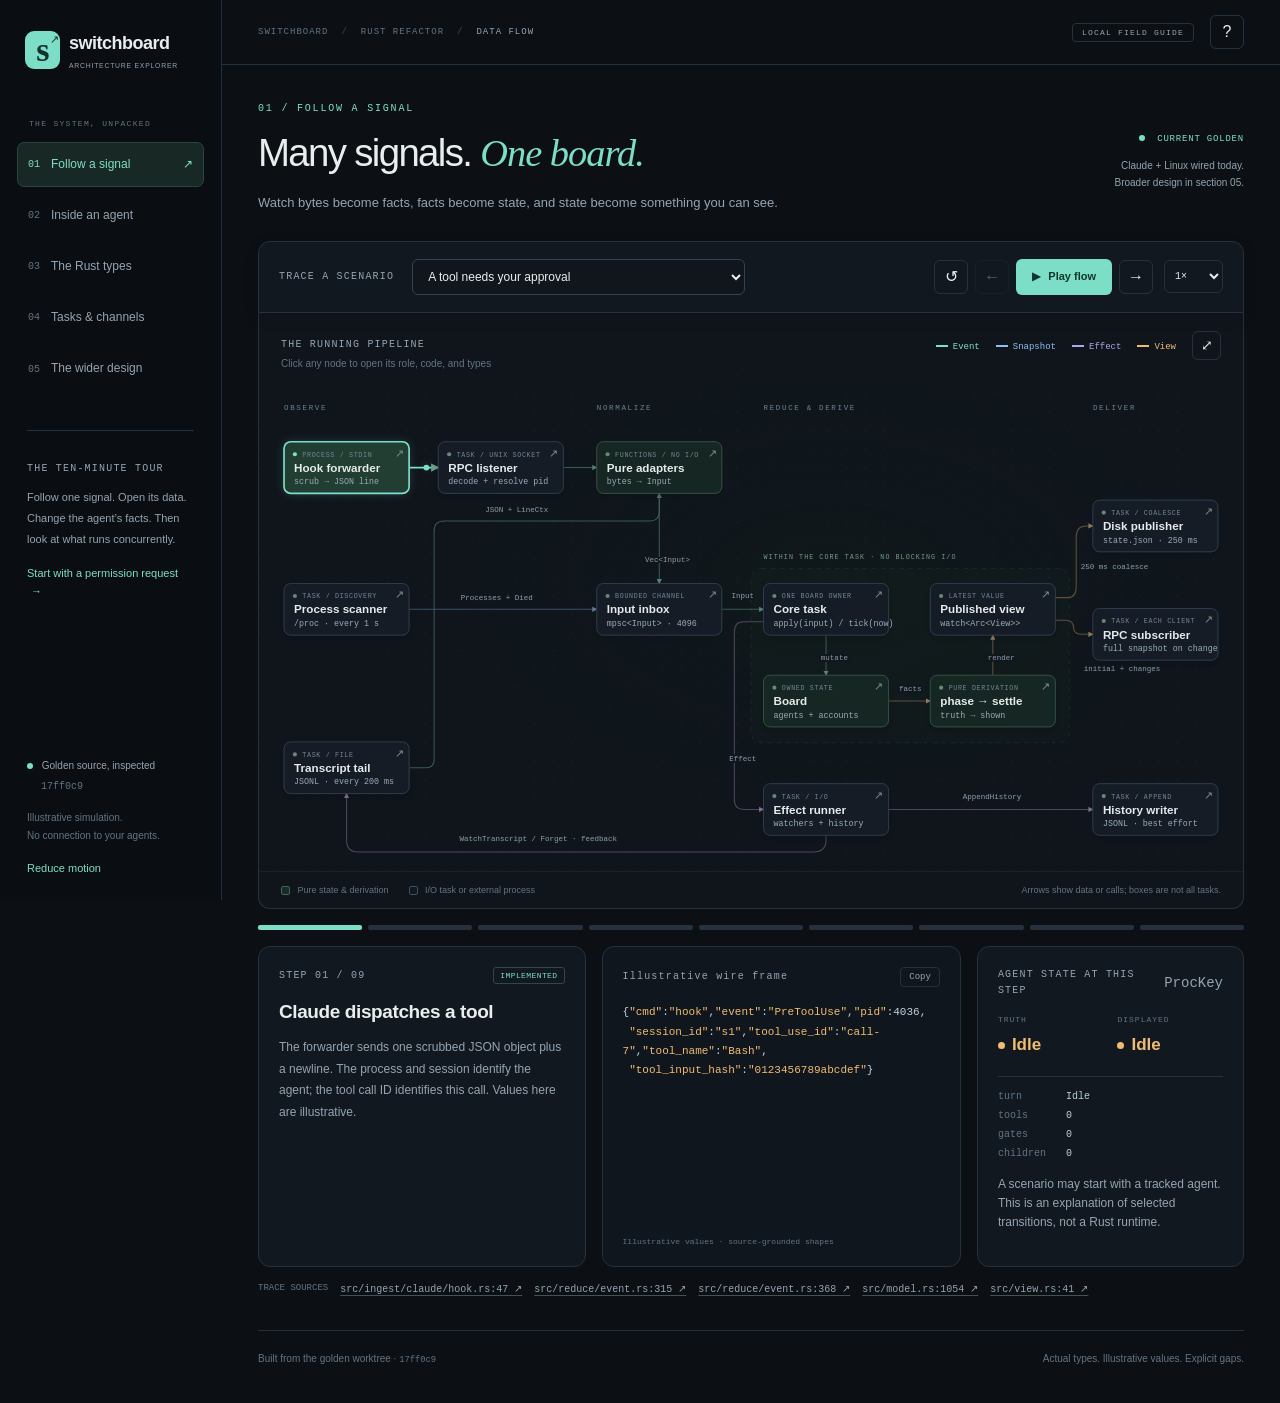
<file: docs/architecture-explorer/index.html>
<!doctype html>
<html lang="en">
<head>
  <meta charset="utf-8">
  <meta name="viewport" content="width=device-width,initial-scale=1">
  <meta name="color-scheme" content="dark">
  <meta name="description" content="An interactive, source-grounded field guide to Switchboard's Rust architecture.">
  <title>Switchboard · Architecture Explorer</title>
  <style>:root{--bg:#0c1015;--rail:#0a0e12;--surface:#12181f;--raised:#18212a;--rule:#27313d;--ink:#e8eeed;--muted:#95a4b1;--faint:#627484;--teal:#7cdec7;--blue:#90bdf5;--amber:#f0bc72;--purple:#b6a3ee;--red:#f28d94;--green:#8ed4a5;--mono:'SFMono-Regular',Consolas,'Liberation Mono',monospace;--sans:Inter,'Segoe UI',Arial,sans-serif;--radius:12px}
*{box-sizing:border-box}html{scroll-behavior:smooth}body{margin:0;background:var(--bg);color:var(--ink);font-family:var(--sans);font-size:14px;line-height:1.6}button,input,select{font:inherit}button,a,select,input{ -webkit-tap-highlight-color:transparent}button{cursor:pointer}button:disabled{cursor:default;opacity:.35}button{color:inherit}a{color:var(--teal);text-decoration:none}button:focus-visible,a:focus-visible,input:focus-visible,select:focus-visible,[tabindex]:focus-visible{outline:2px solid var(--teal);outline-offset:4px}h1,h2,h3,p{margin-top:0}h2{font-size:20px;font-weight:580;letter-spacing:-.4px;line-height:1.3}h3{font-size:17px;font-weight:580;margin-bottom:10px}p{margin-bottom:14px}code,pre,.mono{font-family:var(--mono)}code{font-size:.88em}p code,td code,li code,label code{color:var(--blue)}pre{font-size:12px;line-height:1.75;margin:0;white-space:pre-wrap;overflow-wrap:anywhere;tab-size:4}pre code{font-size:inherit}strong{font-weight:600}select{appearance:auto;background:var(--surface);color:var(--ink);border:1px solid var(--rule);border-radius:6px;padding:9px 11px;max-width:100%}input{accent-color:var(--teal)}input[type=checkbox]{appearance:none;width:17px;height:17px;border:1.5px solid var(--faint);border-radius:4px;background:transparent;flex-shrink:0;cursor:pointer;position:relative;margin:0}input[type=checkbox]:checked{border-color:var(--teal);background:var(--teal)}input[type=checkbox]:checked:after{content:'';position:absolute;left:5px;top:2px;width:4px;height:8px;border:solid #10221d;border-width:0 2px 2px 0;transform:rotate(45deg)}[hidden]{display:none!important}.muted{color:var(--muted)}.small{font-size:12px;line-height:1.6}.tiny-label{font-size:10px;font-family:var(--mono);letter-spacing:1.2px;color:var(--muted);font-weight:500}.eyebrow{font-family:var(--mono);font-size:10px;letter-spacing:1.8px;color:var(--teal);margin-bottom:14px}.skip{position:fixed;left:230px;top:-80px;z-index:20;background:var(--teal);color:#10231e;padding:10px}.skip:focus{top:10px}
.rail{position:fixed;inset:0 auto 0 0;width:222px;border-right:1px solid var(--rule);padding:29px 17px 22px;display:flex;flex-direction:column;background:var(--rail);z-index:5}.brand{display:flex;gap:11px;align-items:center;color:var(--ink);padding:0 8px;font-size:18px;font-weight:650;letter-spacing:-.5px}.brand small{display:block;font-size:7.6px;color:var(--muted);font-weight:500;letter-spacing:1.3px;margin-top:3px}.brand-icon{display:grid;place-items:center;background:var(--teal);color:#123329;width:35px;height:38px;border-radius:9px;font-family:Georgia,serif;font-size:34px;line-height:1;position:relative}.brand-icon span{position:absolute;right:2px;top:2px;font:11px var(--sans)}.rail-section{font:8px var(--mono);letter-spacing:1.3px;color:var(--faint);padding:47px 12px 14px}.nav-button{display:flex;align-items:center;gap:11px;border:1px solid transparent;border-radius:7px;background:none;width:100%;text-align:left;padding:12px 10px;margin-bottom:6px;color:var(--muted);font-size:12px;white-space:nowrap}.nav-button>span{font:10px var(--mono);color:var(--faint)}.nav-button i{font-style:normal;margin-left:auto;opacity:0}.nav-button:hover{color:var(--ink);background:var(--surface)}.nav-button.active{background:#182925;border-color:#29463c;color:var(--teal)}.nav-button.active>span{color:var(--teal)}.nav-button.active i{opacity:1}.rail-note{margin:32px 10px 0;padding-top:24px;border-top:1px solid var(--rule)}.rail-note p{color:var(--muted);font-size:11px;margin-top:10px;line-height:1.9}.text-button{border:0;background:none;text-align:left;padding:0;color:var(--teal);font-size:11px;line-height:1.7}.text-button span{margin-left:4px}.rail-bottom{margin-top:auto;padding:30px 10px 0;color:var(--muted);font-size:10px}.rail-bottom>div{margin-bottom:4px}.rail-bottom>code{font-size:10px;color:var(--faint);margin-left:14px}.rail-bottom p{color:var(--faint);line-height:1.8;margin-top:14px;font-size:10px}.status-dot{display:inline-block;width:6px;height:6px;background:var(--teal);border-radius:50%;box-shadow:0 0 12px #7cdec72a;margin-right:6px}.workspace{margin-left:222px}.topbar{height:65px;display:flex;align-items:center;justify-content:space-between;gap:15px;padding:0 36px;border-bottom:1px solid var(--rule)}.breadcrumb{display:flex;gap:13px;align-items:center;font-family:var(--mono);font-size:9px;letter-spacing:1px;color:var(--faint)}.breadcrumb b{color:var(--muted);font-weight:400}.breadcrumb>span{color:#384756}.topbar-right{display:flex;align-items:center;gap:16px}.outline-pill{border:1px solid var(--rule);padding:4px 9px;border-radius:4px;font:8px var(--mono);letter-spacing:1.2px;color:var(--muted)}.icon-button{background:transparent;border:1px solid var(--rule);border-radius:6px;width:34px;height:34px;display:inline-grid;place-items:center;font-size:16px;line-height:1}.icon-button:hover{background:var(--raised);border-color:var(--faint)}main{padding:36px;max-width:1760px;margin:auto;outline:none}.hero{display:flex;justify-content:space-between;align-items:center;gap:32px;margin-bottom:26px}.hero h1{font-size:clamp(30px,3vw,46px);font-weight:520;line-height:1.15;letter-spacing:-1.65px;margin-bottom:16px}.hero h1 em{font-family:Georgia,'Times New Roman',serif;font-weight:400;color:var(--teal);letter-spacing:-1px}.hero p{color:var(--muted);font-size:13px;max-width:760px;margin:0;line-height:1.8}.hero-aside{text-align:right;flex-shrink:0}.hero-aside p{font-size:10px;margin-top:10px;line-height:1.7}.live-badge{font:9px var(--mono);letter-spacing:.8px;color:var(--teal)}.page{display:none}.page.active{display:block;animation:page-enter .2s ease-out}.page-footer{border-top:1px solid var(--rule);margin-top:35px;padding-top:20px;display:flex;justify-content:space-between;gap:16px;font-size:10px;color:var(--faint)}.primary-button,.secondary-button{border:1px solid transparent;border-radius:6px;min-height:36px;padding:8px 15px;font-size:11px;font-weight:600;display:inline-flex;align-items:center;justify-content:center;gap:8px}.primary-button{background:var(--teal);color:#12352b}.primary-button:hover{background:#a4ead9}.secondary-button{border-color:var(--rule);background:var(--raised);color:var(--ink)}.secondary-button:hover{border-color:var(--faint)}.copy-button{border:1px solid var(--rule);border-radius:4px;background:transparent;color:var(--muted);font:9px var(--mono);padding:4px 8px}.copy-button:hover{color:var(--teal);border-color:var(--teal)}
.scenario-toolbar{display:flex;justify-content:space-between;align-items:center;gap:22px;padding:17px 20px;background:var(--surface);border:1px solid var(--rule);border-radius:var(--radius) var(--radius) 0 0}.scenario-select{display:flex;align-items:center;gap:18px;min-width:0}.scenario-select select{min-width:260px;font-size:12px;background:#10161c;border-color:#34424f}.transport{display:flex;gap:7px;align-items:center;flex-shrink:0}.transport select{font:10px var(--mono);padding:9px 6px;margin-left:4px;background:transparent}.map-card{border:1px solid var(--rule);border-top:0;border-radius:0 0 var(--radius) var(--radius);overflow:hidden;background:radial-gradient(ellipse at 58% 45%,#14211e40,transparent 50%),#0f151b}.map-heading{display:flex;justify-content:space-between;gap:15px;align-items:flex-start;padding:18px 22px 3px}.map-hint{display:block;font-size:10px;color:var(--faint);margin-top:3px}.legend{display:flex;gap:16px;font:9px var(--mono);padding-top:3px;flex-wrap:wrap}.legend span:before{content:'';display:inline-block;vertical-align:middle;width:12px;height:2px;background:currentColor;margin-right:5px}.event{color:var(--teal)}.snapshot{color:var(--blue)}.effect{color:var(--purple)}.view{color:var(--amber)}.map-scroll{overflow-x:auto;scrollbar-color:var(--rule) transparent}#system-map{width:100%;display:block;min-width:780px;max-height:500px;overflow:visible}.map-footer{border-top:1px solid #24313a80;display:flex;align-items:center;gap:20px;padding:11px 22px;font-size:9px;color:var(--faint)}.map-footer span:last-child{margin-left:auto}.pure-key,.task-key{display:inline-block;width:9px;height:9px;border:1px solid #43655b;border-radius:2px;margin-right:5px;vertical-align:middle}.pure-key{background:#182c26}.task-key{background:var(--surface);border-color:#3e5060}.node{cursor:pointer;outline:none}.node>rect.node-body{fill:#151e27;stroke:#344353;stroke-width:1;transition:fill .25s,stroke .25s;filter:url(#node-shadow)}.node.model>rect.node-body{fill:#182820;stroke:#3a5848}.node:hover>rect.node-body,.node:focus>rect.node-body{stroke:var(--teal);stroke-width:1.5}.node.active>rect.node-body{stroke:var(--teal);fill:#213e33;stroke-width:2;filter:url(#node-glow)}.node-title{font:600 14px var(--sans);fill:#e4ebe9}.node-subtitle{font:10px var(--mono);fill:#99abb8}.node-kind{font:8px var(--mono);letter-spacing:.8px;fill:#718796}.node-dot{fill:#678777}.node.active .node-dot{fill:var(--teal)}.node-corner{font:13px var(--sans);fill:#789182}.map-section-label{font:9px var(--mono);letter-spacing:2px;fill:#6d8493}.map-band{fill:#18302224;stroke:#416b503d;stroke-dasharray:5 6}.map-band-label{font:8px var(--mono);letter-spacing:1.3px;fill:#769b85}.edge{fill:none;stroke-width:1.25;stroke:#374453;opacity:.8}.edge.event{stroke:#456b60}.edge.snapshot{stroke:#465e7b}.edge.effect{stroke:#61516f}.edge.view{stroke:#735f42}.edge.active{stroke-width:2;opacity:1}.edge.event.active{stroke:var(--teal)}.edge.snapshot.active{stroke:var(--blue)}.edge.effect.active{stroke:var(--purple)}.edge.view.active{stroke:var(--amber)}.edge-label{font:9px var(--mono);fill:#8e9eab;paint-order:stroke;stroke:#10171d;stroke-width:5px;stroke-linejoin:round}.particle{fill:var(--teal);filter:url(#node-glow)}.step-track{display:flex;align-items:center;margin:16px 0;gap:6px}.step-dot{height:5px;flex:1;background:var(--rule);border:0;padding:0;border-radius:2px;min-width:14px;position:relative}.step-dot:before{content:'';position:absolute;inset:-7px 0}.step-dot.past{background:#467763}.step-dot.active{background:var(--teal)}.trace-grid{display:grid;grid-template-columns:1.03fr 1.13fr .84fr;gap:16px}.trace-story,.payload-card,.board-card,.panel{background:var(--surface);border:1px solid var(--rule);border-radius:var(--radius);padding:20px;min-width:0}.card-top{display:flex;align-items:center;justify-content:space-between;gap:12px;margin-bottom:16px}.card-top h2{margin:0}.card-top>code{font-size:10px;color:var(--muted)}.badge{font:8px var(--mono);letter-spacing:.4px;white-space:nowrap;border:1px solid #314940;color:var(--teal);padding:3px 6px;border-radius:3px}.badge.known-gap,.badge.known-bug{color:var(--amber);border-color:#57452d}.badge.proposed,.badge.planned,.badge.unwired,.badge.decision{color:var(--purple);border-color:#4b4161}.trace-story h2{font-size:19px;margin-bottom:12px}.trace-story p{font-size:12px;color:var(--muted);line-height:1.8}.note{font-size:11px;color:#b5c6ce;background:#1a242d;border-left:2px solid #527e7b;padding:10px 12px;border-radius:0 4px 4px 0;line-height:1.8}.note:empty{display:none}.note.warning{border-left-color:var(--amber);background:#30281c66;color:#d8bc93}.effect-chips{display:flex;gap:5px;flex-wrap:wrap;margin-top:12px}.effect-chip{font:9px var(--mono);color:var(--purple);background:#292334;padding:4px 6px;border-radius:3px;overflow-wrap:anywhere}.payload-card{background:#10161d;display:flex;flex-direction:column}.payload-card pre{color:#c1d2df;max-height:330px;overflow:auto;scrollbar-color:var(--rule) transparent;font-size:11px}.payload-caption{font:8px var(--mono);color:var(--faint);padding-top:13px;margin-top:auto}.phase-pair{display:grid;grid-template-columns:1fr 1fr;gap:14px;margin:0 0 17px}.phase-pair>div>span{display:block;font:8px var(--mono);letter-spacing:1px;color:var(--faint);margin-bottom:7px}.phase-pair strong{font-size:17px;display:flex;align-items:center;gap:7px}.phase-pair strong:before,.lab-phase strong:before{content:'';display:inline-block;width:7px;height:7px;border-radius:50%;background:currentColor}.board-card dl{display:grid;grid-template-columns:60px 1fr;gap:8px;border-top:1px solid var(--rule);padding-top:14px;font:10px var(--mono);margin-bottom:16px}.board-card dt{color:var(--faint)}.board-card dd{margin:0;color:#bdced3;overflow-wrap:anywhere}.source-strip{margin-top:16px;font:9px var(--mono);color:var(--faint);display:flex;gap:12px;flex-wrap:wrap}.source-link{color:var(--muted);border:0;padding:0;background:none;font:10px var(--mono);text-decoration:underline;text-decoration-color:#415356;text-underline-offset:3px;cursor:pointer;overflow-wrap:anywhere}.source-link:hover{color:var(--teal)}.phase-Attention{color:var(--red)}.phase-Blocked,.phase-Stopped,.phase-Idle{color:var(--amber)}.phase-Working,.phase-Delegating,.phase-Waiting{color:var(--green)}.phase-Unknown{color:#a3b2c2}
.notice{padding:13px 17px;border:1px solid var(--rule);border-radius:7px;color:var(--muted);font-size:12px;margin-bottom:22px;background:#151e2380}.state-lab{display:grid;grid-template-columns:.86fr 1.14fr 1fr;gap:18px}.axis-panel label:not(.check-row),.display-panel label{display:block;font:10px var(--mono);color:var(--muted);margin:17px 0 0}.axis-panel label select,.display-panel label select{display:block;width:100%;margin-top:7px;font:11px var(--mono)}.axis-panel .small{margin-top:10px;font-size:10px}.check-row{display:flex;align-items:center;gap:10px;margin-top:20px;color:#c3d0d5;font-size:11px;cursor:pointer}.axis-panel>.secondary-button{margin-top:25px}.fold-rules{list-style:none;padding:0;counter-reset:fold;margin:22px 0}.fold-rules li{counter-increment:fold;display:flex;gap:12px;align-items:center;padding:11px 12px;border:1px solid var(--rule);border-radius:6px;margin-bottom:6px;background:#11171d;transition:opacity .2s,border-color .2s,background .2s}.fold-rules li:before{content:counter(fold,decimal-leading-zero);font:10px var(--mono);color:var(--faint)}.fold-rules li strong{display:block;font:11px var(--mono);margin-bottom:2px}.fold-rules li small{display:block;color:var(--muted);font-size:10px}.fold-rules li.winner{background:#1d332a;border-color:#54846b;box-shadow:0 0 20px #7cdec709}.fold-rules li.after{opacity:.45}.fold-rules li .rule-check{margin-left:auto;color:var(--teal)}.lab-phase{display:flex;flex-direction:column;align-items:center;padding:20px 0;border-bottom:1px solid var(--rule);margin-bottom:20px;background:radial-gradient(ellipse,#26473838,transparent 75%)}.lab-phase strong{font-size:30px;letter-spacing:-1px;display:flex;align-items:center;gap:10px;margin:3px 0}.lab-phase .flow-down{font:10px var(--mono);color:var(--faint);margin:14px 0}.two-controls{display:grid;grid-template-columns:1fr 1fr;gap:10px}.display-panel .two-controls label{margin-top:0}.range-label output{float:right;color:var(--teal)}input[type=range]{width:100%;margin:12px 0 18px;cursor:pointer}.display-panel .note{margin-top:10px}.three-up{display:grid;grid-template-columns:repeat(3,1fr);gap:18px}.principles{margin-top:20px}.principles .number{color:var(--teal);font:11px var(--mono);display:block;margin-bottom:14px}.principles p{font-size:12px;color:var(--muted);line-height:1.8;margin:0}.type-layout{display:grid;grid-template-columns:265px minmax(0,1fr);gap:20px;align-items:start}.type-sidebar{padding:14px;position:sticky;top:20px;max-height:calc(100vh - 40px);overflow:auto;scrollbar-color:var(--rule) transparent}.search{display:flex;align-items:center;border:1px solid var(--rule);border-radius:6px;background:var(--bg);padding:8px 10px;margin-bottom:14px;gap:7px}.search input{background:none;border:0;outline:none;color:var(--ink);width:100%;font-size:11px}.search span{color:var(--muted);font-size:19px}.type-group{font:8px var(--mono);color:var(--faint);letter-spacing:1px;text-transform:uppercase;margin:18px 8px 7px}.type-item{display:block;width:100%;text-align:left;background:none;border:1px solid transparent;border-radius:5px;padding:8px 9px;color:var(--muted);font:10px var(--mono);line-height:1.6;margin-bottom:3px}.type-item.active{background:#1c3028;color:var(--teal);border-color:#345040}.type-item:hover{color:var(--ink)}.type-detail{padding:28px}.type-detail h2{font-size:29px;font-family:var(--mono);letter-spacing:-.8px;margin:5px 0 14px}.type-detail>p{font-size:13px;color:var(--muted);line-height:1.9;max-width:900px}.type-code{background:#0c1218;border:1px solid #2a3741;border-radius:8px;padding:19px;margin:22px 0}.type-code pre{font-size:12px;max-height:540px;overflow:auto;scrollbar-color:var(--rule) transparent}.syntax-key{color:var(--purple)}.syntax-type{color:var(--teal)}.syntax-string{color:var(--amber)}.syntax-comment{color:var(--faint)}.table-scroll{overflow-x:auto}table{border-collapse:collapse;width:100%;text-align:left;font-size:12px}th{font:9px var(--mono);letter-spacing:1px;color:var(--faint);text-transform:uppercase;padding:12px;border-bottom:1px solid var(--rule)}td{padding:13px 12px;border-bottom:1px solid #27313d85;vertical-align:top;color:var(--muted);line-height:1.8}td:first-child{color:var(--ink)}td code{overflow-wrap:anywhere;font-size:11px}.used-by{display:flex;flex-wrap:wrap;gap:7px;margin-top:12px}.used-by span{padding:4px 8px;border-radius:4px;background:var(--raised);font:10px var(--mono);color:var(--muted)}.type-detail h3{margin-top:23px}
.runtime-summary{display:grid;grid-template-columns:repeat(4,1fr);border:1px solid var(--rule);border-radius:var(--radius);background:var(--surface);margin-bottom:22px}.runtime-summary article{padding:22px;border-right:1px solid var(--rule)}.runtime-summary article:last-child{border:0}.runtime-summary strong{display:block;font-size:26px;letter-spacing:-1px;color:var(--teal);font-weight:500;margin:8px 0}.runtime-summary p{font-size:10px;color:var(--muted);margin:0}.watch-lab{padding:25px;margin-bottom:22px}.watch-lab .eyebrow{font-size:8px;display:block;margin-bottom:9px}.watch-lab h2{margin-bottom:8px}.watch-lab p{font-size:12px;margin-bottom:0}.watch-demo{display:grid;grid-template-columns:1fr 1.15fr 1fr;align-items:start;gap:42px;margin:25px 0}.watch-demo>div{text-align:center}.view-tile{border:1px solid #3c5a51;border-radius:8px;background:#192a23;font:17px var(--mono);padding:20px 10px;color:var(--teal);margin:12px 0 16px;min-height:84px;display:flex;flex-direction:column;justify-content:center}.view-tile small{font-size:10px;color:var(--muted);margin-top:6px}.watch-slot{position:relative}.watch-slot:before,.watch-slot:after{position:absolute;content:'→';color:var(--faint);font-size:25px;top:50px}.watch-slot:before{left:-30px}.watch-slot:after{right:-30px}.watch-log{padding:12px 15px;border-radius:6px;background:#0d151b;color:var(--muted);font:11px var(--mono);line-height:1.8}.watch-demo .flash{animation:flash .45s ease-out}.two-up{display:grid;grid-template-columns:1fr 1fr;gap:18px;margin-top:22px}.table-panel{padding:24px}.boundary h3{font-size:17px}.boundary p{color:var(--muted);font-size:12px;line-height:1.9}.boundary pre{padding:13px;background:#0b1218;border-radius:6px;font-size:10px;color:var(--blue);margin:16px 0}.output-panel{display:grid;grid-template-columns:1fr 1.1fr;gap:28px;margin-top:22px;padding:26px}.output-panel>div>p{font-size:12px;color:var(--muted);line-height:1.9}.output-panel .payload-card pre{max-height:none}.extension-map{display:grid;grid-template-columns:1fr 70px 1fr 70px 1fr;align-items:center;padding:26px 20px;margin-top:25px;gap:10px}.extension-sources{display:grid;gap:16px}.extension-sources article,.extension-core{padding:18px;border:1px dashed #4b465f;border-radius:7px;background:#221d2e33}.extension-sources strong{font-size:13px;display:block;margin:10px 0;color:#c8bcea}.extension-sources p,.extension-core p{font-size:11px;color:var(--muted);line-height:1.8;margin:0}.extension-arrow{font:8px var(--mono);color:var(--faint);text-align:center}.extension-arrow span{display:block;font-size:30px}.extension-core{border:1px solid #426252;background:#1e362640;text-align:center;padding:30px 15px}.extension-core strong{font:28px var(--mono);display:block;color:var(--teal);margin:16px 0}.extension-core code{font-size:9px;color:var(--teal);display:block;margin-top:20px}.section-intro{margin:32px 0 0}.section-intro p{color:var(--muted);font-size:12px;margin:0}.gap-card h3{margin:0}.gap-card .card-top{align-items:flex-start}.gap-card .gap-label{font:8px var(--mono);letter-spacing:1px;color:var(--faint);display:block;margin-bottom:7px}.gap-card p{font-size:12px;color:var(--muted);line-height:1.9}.gap-card .proposal{border-top:1px solid var(--rule);padding-top:15px}.interview{margin-top:24px;padding:30px}.interview ol{padding-left:22px;color:var(--muted);line-height:2.2;font-size:13px}.interview li{padding-left:6px}.interview li::marker{color:var(--teal);font-family:var(--mono)}
.inspector{position:fixed;inset:0 0 0 auto;margin:0;width:min(540px,100vw);height:100%;max-height:100%;max-width:100%;background:#121a22;border:0;border-left:1px solid #405347;color:var(--ink);padding:25px;overflow:auto;box-shadow:-20px 0 90px #0005}.inspector::backdrop{background:#03080da6;backdrop-filter:blur(3px)}.inspector-top{display:flex;align-items:center;justify-content:space-between;border-bottom:1px solid var(--rule);padding-bottom:18px;margin-bottom:25px}.inspector h2{font-size:29px;letter-spacing:-.8px;margin-top:10px}.inspector p{color:var(--muted);font-size:13px;line-height:1.9}.inspector ul{color:var(--muted);font-size:12px;padding-left:18px;line-height:1.9}.inspector li{margin-bottom:13px}.inspector .type-code pre{font-size:11px;max-height:none}.inspector .type-jump{border:1px solid #3b4c54;border-radius:5px;background:#18252b;color:var(--teal);padding:5px 8px;font:10px var(--mono);margin:4px}.toast{position:fixed;bottom:25px;left:50%;transform:translate(-50%,20px);opacity:0;pointer-events:none;border:1px solid #4b7060;border-radius:7px;background:#1a3028;color:var(--teal);font-size:12px;padding:11px 22px;z-index:15;transition:opacity .2s,transform .2s}.toast.visible{opacity:1;transform:translate(-50%,0)}body.reduced-motion *,body.reduced-motion *:before,body.reduced-motion *:after{animation:none!important;transition:none!important;scroll-behavior:auto!important}
@keyframes page-enter{from{opacity:0;transform:translateY(4px)}to{opacity:1;transform:translateY(0)}}@keyframes flash{0%{background:#426e55;box-shadow:0 0 25px #7cdec744}100%{background:#192a23;box-shadow:none}}@media(prefers-reduced-motion:reduce){html{scroll-behavior:auto}*,*:before,*:after{animation:none!important;transition:none!important}}
@media(min-width:1800px){main{padding:44px 50px}.topbar{padding:0 50px}.hero h1{font-size:49px}.map-card{padding:0 10px}.trace-story,.payload-card,.board-card{padding:24px}.trace-grid pre{font-size:12px}}
@media(max-width:1250px){.rail{width:195px;padding-left:12px;padding-right:12px}.brand{font-size:16px}.brand small{font-size:6.8px}.brand-icon{width:30px}.nav-button{font-size:11px;gap:8px}.workspace{margin-left:195px}main{padding:28px 24px}.topbar{padding:0 24px}.scenario-select{display:block}.scenario-select>.tiny-label{display:block;margin-bottom:5px}.scenario-select select{min-width:230px}.map-heading{padding:17px 18px}.map-footer{gap:13px}.map-footer span:last-child{display:none}.trace-grid{grid-template-columns:1fr 1fr}.board-card{grid-column:1/-1;display:grid;grid-template-columns:1fr 1fr;column-gap:25px}.board-card .card-top{grid-column:1/-1}.board-card dl{border:0;padding:0;margin:0;grid-row:2/4;grid-column:2}.board-card>.small{margin:0}.state-lab{grid-template-columns:1fr 1.1fr}.display-panel{grid-column:1/-1;display:grid;grid-template-columns:1fr 1fr;gap:0 25px}.display-panel .card-top{grid-column:1/-1}.display-panel .lab-phase{grid-row:2/6;border-bottom:0;border-right:1px solid var(--rule);margin:0}.runtime-summary article{padding:18px}.runtime-summary strong{font-size:22px}.extension-map{grid-template-columns:1fr 40px 1fr 40px 1fr;padding:17px 12px;gap:5px}.extension-sources article{padding:13px}.extension-core{padding:22px 10px}}
@media(max-width:900px){.rail{position:static;width:100%;height:auto;border-right:0;border-bottom:1px solid var(--rule);padding:17px 22px}.brand{padding:0}.rail-section,.rail-note,.rail-bottom{display:none}.rail nav{display:flex;overflow-x:auto;gap:6px;margin-top:19px}.nav-button{width:auto;flex-shrink:0;padding:8px 10px;margin:0}.nav-button i{display:none}.workspace{margin-left:0}.topbar{height:48px}.topbar-right>.outline-pill{display:none}.hero-aside{display:none}.hero h1{font-size:36px}.hero p{max-width:650px}.map-heading{align-items:center}.map-hint{display:none}.runtime-summary strong{font-size:23px}.type-layout{grid-template-columns:210px 1fr}.type-detail{padding:20px}.type-detail h2{font-size:25px}.watch-demo{gap:30px}.watch-demo .primary-button{font-size:10px;padding:8px}.watch-slot:before{left:-22px}.watch-slot:after{right:-22px}.extension-map{grid-template-columns:1fr;gap:14px}.extension-sources{grid-template-columns:1fr 1fr}.extension-arrow span{transform:rotate(90deg);font-size:20px}.extension-arrow{display:flex;align-items:center;justify-content:center;gap:10px}.extension-core{padding:20px}.extension-core strong{margin:8px 0}.extension-core code{margin-top:10px}}
@media(max-width:620px){main{padding:25px 16px}.topbar{padding:0 17px}.breadcrumb{font-size:7px;gap:8px}.hero h1{font-size:32px;letter-spacing:-1px}.hero .eyebrow{font-size:8px}.hero p{font-size:12px}.scenario-toolbar{display:block;padding:14px}.scenario-select select{width:100%;min-width:0;font-size:11px}.scenario-select{width:100%}.scenario-select>.tiny-label{font-size:9px}.transport{margin-top:13px;justify-content:center}.map-heading{display:block;padding:16px}.legend{margin-top:12px;gap:16px}.map-footer{font-size:8px;padding:11px 14px}.trace-grid{grid-template-columns:1fr}.board-card{grid-column:auto;display:block}.board-card dl{border-top:1px solid var(--rule);padding-top:14px}.trace-story,.payload-card,.board-card,.panel{padding:18px}.state-lab{grid-template-columns:1fr}.display-panel{grid-column:auto;display:block}.display-panel .lab-phase{border-right:0;border-bottom:1px solid var(--rule);margin-bottom:20px}.three-up,.two-up{grid-template-columns:1fr}.type-layout{grid-template-columns:1fr}.type-sidebar{position:static;max-height:300px}.type-detail{padding:17px}.type-detail h2{font-size:23px}.type-code{padding:13px}.type-code pre{font-size:10px}.type-detail td{padding:10px 7px;font-size:10px}.type-detail td code{font-size:10px}.runtime-summary{grid-template-columns:1fr 1fr}.runtime-summary article:nth-child(2){border-right:0}.runtime-summary article:nth-child(-n+2){border-bottom:1px solid var(--rule)}.runtime-summary article{padding:16px}.runtime-summary strong{font-size:23px}.watch-lab .card-top{align-items:flex-start}.watch-demo{grid-template-columns:1fr;gap:20px}.watch-slot:before,.watch-slot:after{display:none}.watch-demo>div{width:100%}.view-tile{padding:14px;min-height:70px}.output-panel{grid-template-columns:1fr}.extension-sources{grid-template-columns:1fr}.page-footer{display:block;font-size:9px}.page-footer span{display:block;margin-bottom:7px}.inspector{padding:19px}.gap-card .card-top{flex-wrap:wrap}.interview ol{font-size:12px;line-height:1.9}.interview li{margin-bottom:13px}}

.map-card.expanded #system-map{max-height:760px}.map-actions{display:flex;align-items:center;gap:16px}.map-size{font:14px var(--sans);width:29px;height:29px;flex-shrink:0}.brand small{white-space:nowrap;font-size:6.8px;letter-spacing:.8px}.brand{gap:9px}

.scenario-toolbar{position:sticky;top:0;z-index:3;box-shadow:0 5px 15px #080d1218}@media(max-width:620px){.scenario-toolbar{position:static}}

/* Idle uses the agreed amber palette; severity remains a separate axis. */
.fold-rules li.winner[data-phase="Idle"]{background:#30281c66;border-color:var(--amber)}
.fold-rules li.winner[data-phase="Idle"] .rule-check{color:var(--amber)}
.lab-phase[data-phase="Idle"]{background:radial-gradient(ellipse,#59432538,transparent 75%)}
.view-tile small.phase-Idle{color:var(--amber)}
</style>
</head>
<body>
  <a class="skip" href="#main">Skip to explorer</a>
  <aside class="rail">
    <a class="brand" href="#flow"><span class="brand-icon" aria-hidden="true">s<span>↗</span></span><span>switchboard<small>ARCHITECTURE EXPLORER</small></span></a>
    <div class="rail-section">THE SYSTEM, UNPACKED</div>
    <nav aria-label="Architecture sections">
      <button data-tab="flow" class="nav-button active"><span>01</span> Follow a signal <i>↗</i></button>
      <button data-tab="state" class="nav-button"><span>02</span> Inside an agent <i>↗</i></button>
      <button data-tab="types" class="nav-button"><span>03</span> The Rust types <i>↗</i></button>
      <button data-tab="runtime" class="nav-button"><span>04</span> Tasks & channels <i>↗</i></button>
      <button data-tab="evolution" class="nav-button"><span>05</span> The wider design <i>↗</i></button>
    </nav>
    <div class="rail-note"><span class="tiny-label">THE TEN-MINUTE TOUR</span><p>Follow one signal. Open its data. Change the agent’s facts. Then look at what runs concurrently.</p><button id="start-tour" class="text-button">Start with a permission request <span>→</span></button></div>
    <div class="rail-bottom"><div><span class="status-dot"></span> Golden source, inspected</div><code>17ff0c9</code><p>Illustrative simulation.<br>No connection to your agents.</p><button id="motion-toggle" class="text-button">Reduce motion</button></div>
  </aside>
  <div class="workspace">
    <header class="topbar"><div class="breadcrumb">SWITCHBOARD <span>/</span> RUST REFACTOR <span>/</span> <b id="crumb">DATA FLOW</b></div><div class="topbar-right"><span class="outline-pill">LOCAL FIELD GUIDE</span><button id="help-button" class="icon-button" aria-label="How to use this explorer">?</button></div></header>
    <main id="main" tabindex="-1">
      <section id="page-flow" class="page active" aria-label="Follow a signal">
        <div class="hero"><div><div class="eyebrow">01 / FOLLOW A SIGNAL</div><h1>Many signals. <em>One board.</em></h1><p>Watch bytes become facts, facts become state, and state become something you can see.</p></div><div class="hero-aside"><span class="live-badge"><span class="status-dot"></span> CURRENT GOLDEN</span><p>Claude + Linux wired today.<br>Broader design in section 05.</p></div></div>
        <div class="scenario-toolbar"><label class="scenario-select"><span class="tiny-label">TRACE A SCENARIO</span><select id="scenario-select" aria-label="Choose data flow scenario"></select></label><div class="transport"><button id="reset" class="icon-button" aria-label="Reset scenario">↺</button><button id="previous" class="icon-button" aria-label="Previous step">←</button><button id="play" class="primary-button"><span aria-hidden="true">▶</span> Play flow</button><button id="next" class="icon-button" aria-label="Next step">→</button><select id="speed" aria-label="Animation playback speed"><option value="3400">0.5×</option><option value="2100" selected>1×</option><option value="1100">2×</option></select></div></div>
        <div class="map-card"><div class="map-heading"><div><span class="tiny-label">THE RUNNING PIPELINE</span><span class="map-hint">Click any node to open its role, code, and types</span></div><div class="map-actions"><div class="legend"><span class="event">Event</span><span class="snapshot">Snapshot</span><span class="effect">Effect</span><span class="view">View</span></div><button id="map-size" class="icon-button map-size" aria-label="Expand diagram" aria-pressed="false" title="Expand diagram">⤢</button></div></div><div class="map-scroll"><svg id="system-map" viewBox="0 0 1180 595" role="group" aria-label="Interactive diagram of the golden daemon’s data flow"></svg></div><div class="map-footer"><span><span class="pure-key"></span> Pure state & derivation</span><span><span class="task-key"></span> I/O task or external process</span><span>Arrows show data or calls; boxes are not all tasks.</span></div></div>
        <div class="step-track" id="step-track" aria-label="Scenario steps"></div>
        <div class="trace-grid"><article class="trace-story"><div class="card-top"><span id="step-counter" class="tiny-label"></span><span id="scenario-status" class="badge"></span></div><h2 id="step-title"></h2><p id="step-explanation"></p><div id="step-note" class="note"></div><div id="step-effects" class="effect-chips"></div></article><article class="payload-card"><div class="card-top"><span id="payload-label" class="tiny-label">DATA AT THIS HOP</span><button class="copy-button" data-copy="payload-code">Copy</button></div><pre><code id="payload-code"></code></pre><span class="payload-caption">Illustrative values · source-grounded shapes</span></article><article class="board-card"><div class="card-top"><span class="tiny-label">AGENT STATE AT THIS STEP</span><span class="mono muted">ProcKey</span></div><div class="phase-pair"><div><span>TRUTH</span><strong id="truth-phase"></strong></div><div><span>DISPLAYED</span><strong id="shown-phase"></strong></div></div><dl id="step-state"></dl><p class="small muted">A scenario may start with a tracked agent. This is an explanation of selected transitions, not a Rust runtime.</p></article></div>
        <div class="source-strip" id="scenario-sources"></div>
      </section>
      <section id="page-state" class="page" aria-label="Inside an agent">
        <div class="hero"><div><div class="eyebrow">02 / INDEPENDENT FACTS → ONE PHASE</div><h1>A state machine. <em>Several axes.</em></h1><p>Change the facts independently. The first matching rule determines the truth; display timing is a separate decision.</p></div></div>
        <div class="notice">This lab mirrors <code>Agent::phase</code> and <code>Shown::settle</code> in the current golden. It is a small JavaScript model, with Rust parity checks—not the Rust daemon running in your browser.</div>
        <div class="state-lab"><article class="panel axis-panel"><div class="card-top"><h2>The facts</h2><span class="tiny-label">Agent + account</span></div><label>activity<select id="axis-activity"><option value="turn">Activity::Turn</option><option value="idle">Activity::Idle</option><option value="unobserved">Activity::Unobserved</option></select></label><label>gate ownership<select id="axis-gate"><option value="human">Ownership::Human</option><option value="none">No gate</option><option value="unknown">Ownership::Unknown</option><option value="machine">Ownership::Machine</option></select></label><p class="small muted">The lab places this gate in <code>prompts.unjoined</code>, so it can exist independently of activity.</p><label>last idle outcome<select id="axis-outcome"><option value="completed">Completed / none</option><option value="interrupted">Interrupted</option><option value="failed">Failed</option></select></label><label class="check-row"><input type="checkbox" id="axis-limit"><span>Account limit rejected</span></label><label class="check-row"><input type="checkbox" id="axis-children"><span>A subagent is running</span></label><label class="check-row"><input type="checkbox" id="axis-waits"><span>A background wait is open</span></label><button id="axis-reset" class="secondary-button">Reset facts</button></article><article class="panel fold-panel"><div class="card-top"><h2>The fold</h2><code>Agent::phase(limits)</code></div><p class="small muted">Priority order from the source. Facts lower in the list stay stored even when another fact wins.</p><ol id="fold-rules" class="fold-rules"></ol><div class="note">Compaction affects stale-turn expiry, but the current fold has no separate compaction branch.</div></article><article class="panel display-panel"><div class="card-top"><h2>The display</h2><code>Shown::settle</code></div><div class="lab-phase"><span class="tiny-label">TRUTH NOW</span><strong id="lab-truth"></strong><span class="flow-down">↓ settle from Working</span><span class="tiny-label">WHAT THE CHIP SHOWS</span><strong id="lab-shown"></strong></div><div class="two-controls"><label>cause<select id="lab-cause"><option>Agent</option><option>User</option></select></label><label>confidence<select id="lab-confidence"><option>Confirmed</option><option>Inferred</option><option>Snapshot</option></select></label></div><label class="range-label">Time since first observation <output id="lab-time-label">0 s</output><input id="lab-time" type="range" min="0" max="12" step="0.5" value="0"></label><div id="lab-explanation" class="note"></div><div id="lab-warning" class="note warning" hidden></div></article></div>
        <div class="three-up principles"><article class="panel"><span class="number">01</span><h3>Store independent facts</h3><p><code>activity</code>, <code>prompts</code>, <code>subagents</code>, <code>waits</code>, and account limits can each be corrected by a later observation.</p></article><article class="panel"><span class="number">02</span><h3>Derive the truth</h3><p><code>Phase</code> is computed, not a mutable status field on <code>Agent</code>. One priority order combines the facts.</p></article><article class="panel"><span class="number">03</span><h3>Remember the display</h3><p><code>Shown</code> stores a phase, its start time, and an optional pending escalation. Lower urgency and user actions land immediately.</p></article></div>
      </section>
      <section id="page-types" class="page" aria-label="Rust type atlas">
        <div class="hero"><div><div class="eyebrow">03 / THE DATA YOU PASS AROUND</div><h1>Open the envelope. <em>See the Rust.</em></h1><p>Inspect real declarations, their fields, and where they fit. Examples intentionally expose golden reference types.</p></div></div>
        <div class="type-layout"><aside class="panel type-sidebar"><label class="search"><span aria-hidden="true">⌕</span><input id="type-search" type="search" placeholder="Find a type or field…" aria-label="Search types"></label><div id="type-list"></div></aside><article id="type-detail" class="panel type-detail"></article></div>
      </section>
      <section id="page-runtime" class="page" aria-label="Tasks and channels">
        <div class="hero"><div><div class="eyebrow">04 / WHAT CAN WAIT, AND WHAT MUST KEEP MOVING</div><h1>One owner. <em>Independent tasks.</em></h1><p>The core owns the board. Producers, I/O workers, and consumers communicate through channels with different delivery rules.</p></div></div>
        <div class="runtime-summary"><article><span class="tiny-label">INPUT QUEUE</span><strong>4,096</strong><p>bounded · mixed producer policies</p></article><article><span class="tiny-label">EFFECT QUEUE</span><strong>unbounded</strong><p>core never awaits the runner</p></article><article><span class="tiny-label">LATEST VIEW</span><strong>1 snapshot</strong><p><code>watch&lt;Arc&lt;View&gt;&gt;</code></p></article><article><span class="tiny-label">HISTORY QUEUE</span><strong>512</strong><p>bounded · best effort</p></article></div>
        <div class="watch-lab panel"><div class="card-top"><div><span class="eyebrow">TRY THE CHANNEL SEMANTICS</span><h2>A slow subscriber sees the latest view.</h2><p class="muted">Pause the reader, publish a few changes, then resume. Intermediate snapshots do not form a backlog.</p></div><button id="watch-reset" class="secondary-button">Reset</button></div><div class="watch-demo"><div><span class="tiny-label">CORE PUBLISHES</span><div class="view-tile" id="watch-producer">View #0 <small>Unknown</small></div><button id="watch-publish" class="primary-button">Publish a changed view →</button></div><div class="watch-slot"><span class="tiny-label">watch CHANNEL · ONE SLOT</span><div id="watch-current" class="view-tile">Arc&lt;View #0&gt;</div><span class="small muted">The slot is replaced, not appended to.</span></div><div><span class="tiny-label">SUBSCRIBER LAST READ</span><div class="view-tile" id="watch-consumer">View #0 <small>Unknown</small></div><button id="watch-pause" class="secondary-button">Pause subscriber</button></div></div><div id="watch-log" class="watch-log" role="status">Subscriber is reading. Publish a changed view to start.</div></div>
        <div class="panel table-panel"><h2>Each channel has a contract</h2><div class="table-scroll"><table><thead><tr><th>Boundary</th><th>Payload</th><th>When the receiver is slow</th></tr></thead><tbody><tr><td>RPC → core</td><td><code>Input</code></td><td><code>try_send</code> drops on a full inbox. An OK reply does not guarantee application. Lost approval events are an audit gap.</td></tr><tr><td>Scanner / watcher → core</td><td><code>Input</code></td><td><code>send().await</code> waits for space. The producer slows; the board owner keeps processing.</td></tr><tr><td>Core → effect runner</td><td><code>Effect</code></td><td>Unbounded send returns immediately. A slow runner can grow this queue.</td></tr><tr><td>Core → publisher / subscribers</td><td><code>Arc&lt;View&gt;</code></td><td>Only the latest value is retained. Each receiver tracks its own last read.</td></tr><tr><td>Effect runner → history</td><td><code>HistoryEntry</code></td><td><code>try_send</code> drops when the 512-entry queue is full and logs a warning.</td></tr></tbody></table></div></div>
        <div id="runtime-boundaries" class="two-up"></div>
        <div class="panel output-panel"><div><span class="eyebrow">ON THE WIRE</span><h2>A full view, eagerly rendered.</h2><p>The golden’s <code>list</code> reads once. <code>subscribe</code> sends an initial snapshot and the latest changed view it observes, wrapped in <code>{ "snapshot": … }</code>. The reason text is already computed; there is no lazy tooltip endpoint.</p><p>The disk publisher writes the unwrapped document after a 250 ms coalescing window. This is separate from subscription delivery.</p><p class="small muted">The existing Go bar is a different consumer path. This explorer describes Rust’s output and does not claim the Go UI is connected.</p></div><div class="payload-card"><div class="card-top"><span class="tiny-label">SUBSCRIBE RESPONSE · ILLUSTRATIVE</span><button class="copy-button" data-copy="output-json">Copy</button></div><pre><code id="output-json"></code></pre></div></div>
      </section>
      <section id="page-evolution" class="page" aria-label="The wider design">
        <div class="hero"><div><div class="eyebrow">05 / THE GOLDEN IS A STARTING POINT</div><h1>A portable system. <em>Open boundaries.</em></h1><p>Your target is an extensible daemon with Claude and Codex implemented, independent models, and platform-specific I/O at the edges.</p></div></div>
        <div class="notice">Design intent is drawn separately below. A declared type does not mean a live source produces it; earlier architectural proposals remain proposals until decided.</div>
        <div class="extension-map panel"><div class="extension-sources"><article><span class="tiny-label">PROVIDER SOURCES</span><strong>Claude · Codex · future agents</strong><p>Hooks, transcripts, status feeds, app-server notifications</p></article><article><span class="tiny-label">PLATFORM & SURFACE SOURCES</span><strong>Operating system · terminal · desktop</strong><p>Existence, death, process identity, placement, focus</p></article></div><div class="extension-arrow">normalize facts <span>→</span></div><article class="extension-core"><span class="tiny-label">HOST-LOCAL MODEL</span><strong>Board</strong><p>Provider-agnostic agent state machines.<br>One owner. Events + snapshots.</p><code>Input → reduce → Effect / View</code></article><div class="extension-arrow">derive & publish <span>→</span></div><div class="extension-sources"><article><span class="tiny-label">SEPARATE MODELS</span><strong>Fleet · history</strong><p>Remote host views stay outside the local board. History supports downstream analysis.</p></article><article><span class="tiny-label">CONSUMERS</span><strong>Bar · TUI · dashboard · navigation</strong><p>Presentation and actions consume a stable contract.</p></article></div></div>
        <div class="section-intro"><h2>Where implementation meets intent</h2><p>These are integration gaps, known defects, or open choices—not an instruction to reproduce every Go behavior.</p></div><div id="gap-grid" class="two-up"></div>
        <div class="panel interview"><span class="eyebrow">EXPLAIN IT IN TEN MINUTES</span><h2>Six sentences to hold the system in your head.</h2><ol><li>Sources observe the world; adapters translate observations into a shared vocabulary.</li><li>Events describe edges, snapshots describe a scope at a time, and merge rules preserve fresher evidence.</li><li>One task owns the board and applies the reducer sequentially.</li><li>An agent stores independent facts; a fold computes its phase and display rules control what you see.</li><li>Effects request I/O outside the reducer; new observations return through the inbox.</li><li>Consumers receive derived views, while provider quirks and OS details stay at the edges of the intended design.</li></ol></div>
      </section>
      <footer class="page-footer"><span>Built from the golden worktree · <code>17ff0c9</code></span><span>Actual types. Illustrative values. Explicit gaps.</span></footer>
    </main>
  </div>
  <dialog id="inspector" class="inspector"><div class="inspector-top"><span class="tiny-label">SOURCE INSPECTOR</span><button id="close-inspector" class="icon-button" aria-label="Close inspector">×</button></div><div id="inspector-content"></div></dialog>
  <div id="toast" class="toast" role="status"></div>
  <script>/* Source-backed architecture facts. This file is data, not a Rust emulator. */
window.SB_SYSTEM = {
  revision: '17ff0c9',
  nodes: [
    {
      id: 'hook', title: 'Hook forwarder', subtitle: 'one short-lived process per hook', layer: 'source', status: 'implemented',
      summary: 'The agent hands JSON to switchboard-hook on stdin. The forwarder hashes tool input, removes seven known content fields, and sends a JSON line.',
      details: ['Claude hook and statusline modes exist. This binary does not yet select a provider.', 'The forwarded pid is the parent of the forwarder, so RPC must resolve its ancestry.', 'Read/write socket timeouts are 500 ms each. Connect and stdin reading are not bounded by that timeout; this is a known gap.', 'The hook path removes named fields; it is not a complete allowlist of every possible future payload field.'],
      code: 'let pid = std::os::unix::process::parent_id();\nlet frame = scrub(payload, event, pid);\nclient::send(&socket_path(), &frame, TIMEOUT)',
      source: {path: 'src/bin/switchboard-hook.rs', line: 24}, types: ['HookFrame', 'InputHash']
    },
    {
      id: 'socket', title: 'RPC listener', subtitle: 'Unix socket · JSON lines', layer: 'runtime', status: 'implemented',
      summary: 'Decode the request, resolve the tracked ancestor, call the Claude adapter, and offer its inputs to the inbox.',
      details: ['One Tokio task per accepted connection; the socket is mode 0600.', 'Commands are hook, statusline, list and subscribe. HookFrame has no provider field.', 'Hook and statusline delivery use try_send. The reply is still ok if the inbox dropped an input.', 'The current connection has a 1 MiB total read cap, but no read deadline. Accept errors retry immediately.'],
      code: 'let process = resolve(&proc_root, frame.pid, &view).await;\nlet ctx = Ctx { now: now(), process };\noffer(&inbox, claude::hook(&frame, &ctx));\nok_reply()',
      source: {path: 'src/daemon/rpc.rs', line: 74}, types: ['Request', 'HookFrame', 'StatuslineFrame', 'Ctx']
    },
    {
      id: 'scanner', title: 'Process scanner', subtitle: 'every 1 second', layer: 'source', status: 'implemented',
      summary: 'Read Linux process facts and Claude session files, then send a process snapshot followed by Died events for missing keys.',
      details: ['Blocking filesystem work runs through spawn_blocking.', 'ProcKey is (pid, start). Reusing a pid produces a different identity.', 'The scanner sends with send().await, so a full inbox slows scanning rather than dropping its results.', 'The current classifier recognizes interactive Claude. Codex and portable process backends remain unwired.', 'A failed sweep currently looks like an empty successful sweep; the resulting false deaths are an audited bug.'],
      code: 'let (inputs, seen) = sweep_inputs(&known, rows, at);\nfor input in inputs {\n    inbox.send(input).await?;\n}\nknown = seen; // shortened error handling',
      source: {path: 'src/daemon/scanner.rs', line: 26}, types: ['ProcKey', 'ProcessRow', 'Snapshot', 'EventKind']
    },
    {
      id: 'watcher', title: 'Transcript watcher', subtitle: 'one per process · 200 ms poll', layer: 'source', status: 'implemented',
      summary: 'Own a file and Tail cursor, decode complete JSON lines, and run the Claude transcript adapter.',
      details: ['First opening replays at most the last 128 KiB, starting on a whole-line boundary.', 'The first successful poll uses Inferred confidence; subsequent polls use Confirmed.', 'The cursor and file move into spawn_blocking and back. No shared lock is needed.', 'Inputs use send().await. A busy inbox pauses delivery while retaining the already-read batch.', 'A session rotation replaces this task; process death aborts it. Replay currently travels as ordinary inputs and can write old transitions into history.'],
      code: 'let ctx = LineCtx { process, session, account, now, confidence };\nlet inputs = polled.lines.iter()\n    .filter_map(|text| serde_json::from_str::<Value>(text).ok())\n    .flat_map(|v| line(&v, &ctx));',
      source: {path: 'src/daemon/watcher.rs', line: 70}, types: ['WatchSpec', 'Tail', 'Polled', 'LineCtx', 'Confidence']
    },
    {
      id: 'adapters', title: 'Pure adapters', subtitle: 'source facts → shared vocabulary', layer: 'adapter', status: 'implemented',
      summary: 'Interpret raw fields as events and snapshots. Adapters say what happened and who caused it; they never choose a chip color.',
      details: ['hook, transcript and statusline adapters are present under ingest/claude.', 'Each returns Vec<Input>: one Stop can produce both TurnEnded and a Waits snapshot.', 'Ctx supplies receipt time and process identity; LineCtx also carries the known session, account and replay confidence.', 'Unsupported hook names yield no inputs. Tolerance is intentional; unknown enum handling is not yet uniform.', 'Codex hooks/app-server and surface/remote adapters belong in the extension plan. They are not active paths in this golden.'],
      code: 'pub enum Input {\n    Event(Event),\n    Snapshot(Snapshot),\n}\n// Example entry point:\npub fn hook(frame: &HookFrame, ctx: &Ctx) -> Vec<Input>',
      source: {path: 'src/ingest/mod.rs', line: 23}, types: ['Input', 'Event', 'Snapshot', 'Cause', 'Confidence']
    },
    {
      id: 'inbox', title: 'Input inbox', subtitle: 'mpsc<Input> · capacity 4096', layer: 'runtime', status: 'implemented',
      summary: 'Many producers transfer owned inputs to one consumer. This is the point where concurrent observations become a single sequence of reducer calls.',
      details: ['RPC offers with try_send: full means drop and log.', 'Scanner and transcript watchers use send().await: full means backpressure.', 'Channel order is arrival order, not universal event-time order. Sources can race; identities and scoped freshness checks still matter.', 'PermissionRequest is not recoverable from a transcript, so shedding every hook indiscriminately is not a safe general contract.'],
      code: 'let (inbox_tx, inbox_rx) =\n    mpsc::channel(settings.inbox_capacity);\n// default: 4096 Input values',
      source: {path: 'src/daemon/mod.rs', line: 75}, types: ['Input']
    },
    {
      id: 'core', title: 'Core task', subtitle: 'the only owner of Board', layer: 'runtime', status: 'implemented',
      summary: 'Wait for the next input or the earliest board deadline. Apply the reducer synchronously, then dispatch its effects.',
      details: ['Board is moved into this task. No other task gets a mutable reference to it.', 'No periodic core tick: next_deadline is recomputed on each loop. With no deadline, only an input wakes it.', 'apply and tick perform no filesystem, socket or clock reads. The runtime supplies time.', 'PublishState stays in the core; all other effects enter the unbounded effect channel.', 'The core does not await publishers, disk writes, or an effect runner.'],
      code: 'let produced = tokio::select! {\n    input = inbox.recv() => reduce::apply(&mut board, input),\n    () = wake => reduce::tick(&mut board, now()),\n};\ndispatch(&board, produced, &view, &effects);\n// shortened Option/shutdown handling',
      source: {path: 'src/daemon/core.rs', line: 22}, types: ['Board', 'Input', 'Effect']
    },
    {
      id: 'board', title: 'Board + Agent', subtitle: 'independent facts, one local host', layer: 'model', status: 'implemented',
      summary: 'The board stores agents by process identity and shared limits by account. Each agent holds several independently updateable pieces of state.',
      details: ['Activity contains Unobserved, Idle, or Turn; Turn owns a BTreeMap<ToolUseId, Tool>.', 'Prompts, subagents, waits and compaction are separate axes. A tool gate belongs to its call.', 'Account limits are looked up through Agent.account, so one limit can affect several agents.', 'A session can rotate while ProcKey remains stable. A hook naming an unknown agent does not create one.', 'The separate Fleet type is only a model sketch: remote rows must not enter local discovery or liveness.'],
      code: 'pub struct Board {\n    pub agents: BTreeMap<ProcKey, Agent>,\n    pub accounts: BTreeMap<AccountId, Account>,\n}\n// Agent owns activity, prompts, subagents, waits,\n// compaction, placement, beat and Shown.',
      source: {path: 'src/model.rs', line: 528}, types: ['Board', 'Agent', 'Activity', 'Tool', 'Gate', 'Prompts', 'Subagents', 'Account']
    },
    {
      id: 'fold', title: 'Phase → Shown', subtitle: 'derive truth, then settle display', layer: 'model', status: 'implemented',
      summary: 'Agent::phase combines the facts by precedence. Shown::settle is the single rule for changing the displayed phase.',
      details: ['Precedence: human gate → rejected limit or failure → interrupted turn → unowned gate → active turn → unobserved → active child → wait → idle.', 'Explorer palette: Attention is red; Idle, Blocked and Stopped are amber; Unknown is grey; Working, Delegating and Waiting are green. The current golden still maps Idle to Lamp::Green; that mapping needs the same correction.', 'De-escalations, same-severity moves, user-caused changes and Confirmed evidence are immediate.', 'Only a louder agent-caused change waits: 10 seconds for Inferred, 6 seconds for Snapshot.', 'Current cause/confidence come from the triggering input. An unrelated confirmed event can incorrectly skip a pending dwell; the audit calls for evidence tied to the derived result.'],
      code: 'let truth = agent.phase(limits);\nagent.shown.settle(truth, cause, confidence, now);\n\n// Shown stores the display state, not a second truth.\npub struct Shown {\n    pub phase: Phase, pub since: Instant,\n    pub pending: Option<Escalation>,\n}',
      source: {path: 'src/model.rs', line: 1181}, types: ['Phase', 'Severity', 'Lamp', 'Shown', 'Escalation', 'Confidence']
    },
    {
      id: 'view', title: 'Published View', subtitle: 'watch<Arc<View>> · latest value', layer: 'output', status: 'implemented',
      summary: 'Render a small read-only view and replace the watch value only when it differs. Consumers never borrow Board.',
      details: ['View contains Vec<AgentView>, including shown, truth, reason and since.', 'since stays an Instant internally. Serialization computes epoch time later, so wall-clock timestamps do not force needless watch updates.', 'Reasons are built eagerly for every agent in View::render; no separate tooltip/detail fetch exists.', 'watch retains the latest value, not a queue of every transition. A slow subscriber can miss intermediate views.', 'Truth and reason changes can publish even while shown remains unchanged. Reasons currently explain truth and may differ from the displayed lamp during a dwell.'],
      code: 'let next = View::render(board);\nview.send_if_modified(|current| {\n    if **current == next { return false; }\n    *current = Arc::new(next);\n    true\n});',
      source: {path: 'src/daemon/core.rs', line: 80}, types: ['View', 'AgentView', 'Phase', 'Reason']
    },
    {
      id: 'effects', title: 'Effect runner', subtitle: 'unbounded mpsc<Effect>', layer: 'runtime', status: 'implemented',
      summary: 'Turn requests for work into watcher ownership changes and best-effort history delivery. It never changes Board.',
      details: ['WatchTranscript replaces the task stored under ProcKey; Forget aborts it.', 'A Watchers map owns JoinHandle values and aborts all remaining tasks on drop.', 'The runner currently constructs a Claude transcript path from cwd and session, and assigns the default account.', 'AppendHistory is offered to a separate bounded channel of 512 records; full means drop and log.', 'The incoming effect lane is unbounded. It protects the core from waiting, but does not guarantee bounded memory under sustained overload.'],
      code: 'match effect {\n    WatchTranscript { process, session, cwd } => { /* start/replace */ }\n    Forget { process } => watchers.stop(&process),\n    AppendHistory(entry) => { history.try_send(entry); }\n    PublishState => {} // handled in core\n}',
      source: {path: 'src/daemon/effects.rs', line: 19}, types: ['Effect', 'WatchSpec', 'Watchers', 'HistoryEntry']
    },
    {
      id: 'publisher', title: 'state.json', subtitle: '250 ms coalesce · atomic rename', layer: 'output', status: 'implemented',
      summary: 'After a view change, wait 250 ms, serialize the newest view, and replace the state file atomically.',
      details: ['This is a fixed coalescing window from the first change, not a debounce extended by every later change.', 'Writes are sequential. Readers see either the old file or the complete new file.', 'The schema is switchboard-rust/1 with updated_ms and agents. Each agent has 11 serialized fields.', 'No periodic file write is needed solely to advance a displayed age; clients can compute age from since_ms.', 'No Rust bar, renderer, navigation endpoint or shared-memory frame is wired here.'],
      code: 'view.changed().await?;\nsleep(coalesce).await;\nlet latest = Arc::clone(&view.borrow_and_update());\nlet body = latest.to_json(now(), SystemTime::now());\nwrite_atomic(&path, body.to_string().as_bytes()).await?;\n// shortened error handling',
      source: {path: 'src/daemon/publish.rs', line: 17}, types: ['View', 'AgentView']
    },
    {
      id: 'subscriber', title: 'RPC clients', subtitle: 'list once · subscribe on change', layer: 'output', status: 'implemented',
      summary: 'A list request returns the full current snapshot. Subscribe sends it immediately, then sends the newest full snapshot after each observed change.',
      details: ['RPC frames wrap the same document schema as state.json in {"snapshot": …}.', 'There is no delta protocol and no lazy detail endpoint. reason and the other agent fields travel in each frame.', 'Subscribers bypass the disk publisher’s 250 ms window.', 'A slow socket write stalls only that connection; watch coalesces intervening views.', 'This channel carries rendered state, not raw inputs or history records.'],
      code: 'loop {\n    let line = snapshot_line(&view.borrow_and_update());\n    write_line(&mut write, &line).await?;\n    view.changed().await?;\n}\n// shortened error handling',
      source: {path: 'src/daemon/rpc.rs', line: 96}, types: ['Request', 'View', 'AgentView']
    },
    {
      id: 'history', title: 'History appender', subtitle: 'bounded 512 · JSONL by UTC day', layer: 'output', status: 'implemented',
      summary: 'Append agent-found, agent-gone and displayed-phase changes. History is downstream evidence, not the authoritative live board.',
      details: ['HistoryEntry::Shown stores from, to and held: the duration the previous phase was displayed.', 'The appender adds SystemTime when consuming the record, then performs its append through spawn_blocking.', 'The queue is deliberately best effort: full means a lost history record, not a stalled core.', 'Golden history does not contain every input, tool call, usage sample or UI detail.', 'The guide’s annealing, normalized geometry and dashboard delta stream are future work.'],
      code: 'pub enum HistoryEntry {\n    AgentFound { process: ProcKey, cwd: PathBuf },\n    AgentGone { process: ProcKey, session: Option<SessionId> },\n    Shown { process: ProcKey, session: Option<SessionId>,\n            from: Phase, to: Phase, held: Duration },\n}',
      source: {path: 'src/model.rs', line: 1335}, types: ['HistoryEntry', 'Record', 'HistoryWriter']
    }
  ],
  edges: [
    {from: 'hook', to: 'socket', label: 'one JSON line', kind: 'event'},
    {from: 'socket', to: 'adapters', label: 'HookFrame / StatuslineFrame + Ctx', kind: 'event'},
    {from: 'scanner', to: 'inbox', label: 'Processes + Died · send().await', kind: 'snapshot'},
    {from: 'watcher', to: 'adapters', label: 'JSON line + LineCtx', kind: 'event'},
    {from: 'adapters', to: 'inbox', label: 'Vec<Input>', kind: 'event'},
    {from: 'inbox', to: 'core', label: 'one Input', kind: 'event'},
    {from: 'core', to: 'board', label: 'apply / tick mutate facts', kind: 'event'},
    {from: 'board', to: 'fold', label: 'Agent + account Limits', kind: 'view'},
    {from: 'fold', to: 'view', label: 'facts + Shown → View::render', kind: 'view'},
    {from: 'core', to: 'effects', label: 'Effect · unbounded', kind: 'effect'},
    {from: 'effects', to: 'watcher', label: 'WatchTranscript / Forget', kind: 'effect'},
    {from: 'effects', to: 'history', label: 'AppendHistory · try_send', kind: 'effect'},
    {from: 'view', to: 'publisher', label: 'latest view · 250 ms window', kind: 'view'},
    {from: 'view', to: 'subscriber', label: 'latest view · on change', kind: 'view'}
  ],
  boundaries: [
    {title: 'Raw bytes stop at adapters', summary: 'The forwarder strips known content fields; pure source adapters translate facts into shared Input values. Provider vocabulary belongs at this edge, not in the phase fold.', code: 'fn hook(frame: &HookFrame, ctx: &Ctx) -> Vec<Input>', source: {path: 'src/ingest/claude/hook.rs', line: 47}},
    {title: 'Events and snapshots merge differently', summary: 'An Event describes an edge with actor, cause and confidence. A Snapshot describes a scope at taken. Scoped freshness protects newer event facts; this is implemented for subagent snapshots, not universally enforced for process discovery.', code: 'AsOf { value, as_of }.supersedes(last_event)\n// true only if as_of > last_event', source: {path: 'src/model.rs', line: 486}},
    {title: 'One task owns mutable live state', summary: 'Only core owns Board. Every input moves through mpsc; all readers get Arc<View>. This removes the need for a lock around the board without implying that channels use no synchronization internally.', source: {path: 'src/daemon/core.rs', line: 22}},
    {title: 'Facts, truth and display are distinct', summary: 'Activity/gates/waits store facts. Agent::phase derives truth. Shown stores the display and a pending escalation. A display change does not rewrite the facts that caused it.', code: 'facts → phase(limits) → shown.settle(…) → View', source: {path: 'src/model.rs', line: 1004}},
    {title: 'Effects ask; runtime performs', summary: 'The reducer returns data describing I/O work. Starting a watcher or appending history happens outside it. Anything learned comes back as a fresh Input.', code: 'fn apply(board: &mut Board, input: Input) -> Vec<Effect>', source: {path: 'src/reduce/mod.rs', line: 53}},
    {title: 'Backpressure is a per-channel policy', summary: 'Inbox: 4096, mixed wait/drop producers. Effects: unbounded. History: 512, drop on full. View: one latest value. These are four different tradeoffs, not one global queue rule.', source: {path: 'src/daemon/mod.rs', line: 75}},
    {title: 'Data rate is separate from animation rate', summary: 'The current daemon publishes when View changes, not at 60 Hz. Consumers can animate locally from phase and since_ms. A shared-memory bar frame is a guide proposal; golden currently serves JSON only.', source: {path: 'src/view.rs', line: 65}},
    {title: 'Local Board, remote Fleet, history', summary: 'The guide separates actionable local agents, read-only remote snapshots, and retrospective history. Fleet types exist but have no runtime producer. History append exists; annealing and dashboard geometry do not.', code: 'pub struct Fleet {\n    pub local: Board,\n    pub remote: BTreeMap<Host, AsOf<Vec<Row>>>,\n}', source: {path: 'src/model.rs', line: 1803}},
    {title: 'The core vocabulary is the extension seam', summary: 'The intended architecture is provider agnostic and cross-platform. Source selection, runtime capabilities and dispatch still need design work. A static provider table, traits and generics are options discussed, not a settled implementation choice.', source: {path: 'src/ingest/mod.rs', line: 1}}
  ],
  gaps: [
    {title: 'Provider and platform extensibility', status: 'decision', current: 'Provider has Claude/Codex variants, but discovery, hooks, transcript following and Unix transport are hardwired to Claude/Linux paths.', proposal: 'Support Claude and Codex in an open source architecture; choose provider dispatch and platform boundaries from maintenance needs. The user explicitly rejected a closed provider scope.', source: {path: 'src/proc.rs', line: 106}},
    {title: 'Rolling source capabilities', status: 'decision', current: 'Adapters tolerate some unknown fields, but unknown enum defaults can imply a false known meaning. There is no capability discovery or doctor report.', proposal: 'Detect emitted and subscribed signals, retain weaker fallbacks, and test captured shapes. Whether capabilities live in model data or only source wiring remains a decision.', source: {path: 'src/ingest/claude/hook.rs', line: 47}},
    {title: 'Clock, limits and current evidence', status: 'known-bug', current: 'Rejected limits do not expire at resets_at. tick receives only Instant. The statusline adapter expects an older limits shape, and Beat is stored without correcting activity.', proposal: 'Handle foreign wall-clock deadlines and sleep/restart reconciliation. Validate newer Claude live-status and limits payloads with the capture harness before giving them authority.', source: {path: 'src/reduce/tick.rs', line: 13}},
    {title: 'Identity and death', status: 'known-bug', current: 'An unreadable sweep can kill all agents; an old process snapshot can resurrect one. Nested headless Claude hooks can resolve to the wrong tracked ancestor.', proposal: 'Distinguish observation failure from confirmed absence, stop ancestry at a recognized agent boundary, and enforce process/session freshness. Tombstones are one candidate, not an accepted design.', source: {path: 'src/daemon/rpc.rs', line: 143}},
    {title: 'Delivery under load', status: 'known-bug', current: 'RPC drops every kind of input when the inbox fills. A permission request has no transcript backstop. Connect has no deadline and accept errors can spin.', proposal: 'Choose a delivery policy for irreplaceable edges, bound client operations, and back off on accept errors while preserving the agent’s responsiveness.', source: {path: 'src/daemon/rpc.rs', line: 130}},
    {title: 'Evidence and explanation disagree', status: 'known-bug', current: 'phase(), settle() and view::reason derive related answers separately. A confirmed unrelated event can bypass a dwell; some tooltips do not match their truth phase.', proposal: 'Explore a single derived verdict carrying phase, reason and supporting evidence. This is a redesign proposal, not an existing Rust type.', source: {path: 'src/view.rs', line: 108}},
    {title: 'Restart reconstruction and unowned gates', status: 'decision', current: 'Discovery begins Unknown, then replays transcript lines as ordinary inferred inputs. Replay can flood history and cannot establish that an old prompt is still open. Unknown-owned gates currently yield grey immediately.', proposal: 'Decide how to request fresh evidence after restart and handle approvals whose human/machine owner is unknown. Batch replay and live-status reconciliation are candidates; no red-after-grace policy has been accepted.', source: {path: 'src/daemon/watcher.rs', line: 45}},
    {title: 'Subagent lifecycle and per-call gates', status: 'known-bug', current: 'Each Subagent has one optional gate. Settling any call can clear it. Panel replacement logic exists, but no panel producer is wired.', proposal: 'Use captures to establish authoritative child snapshots and expiry rules; fix call-level gate ownership without assuming all providers expose identical child signals.', source: {path: 'src/model.rs', line: 878}},
    {title: 'Surfaces, navigation and federation', status: 'planned', current: 'Placement, Row, Reach and Fleet types exist. No WM locator, navigation RPC or remote task feeds them. focused normally remains false.', proposal: 'Keep desktop adapters and remote observations independent of provider state machines. Remote snapshots belong to Fleet and never become locally owned processes.', source: {path: 'src/model.rs', line: 1742}},
    {title: 'Output and retrospective models', status: 'decision', current: 'Golden exposes switchboard-rust/1 JSON and best-effort history. It has no renderer, Go-v3 shim, shared-memory bar frame or dashboard materializer.', proposal: 'Choose output fields for actual consumers. The guide’s downstream plan separates live chips, local animation, and annealed history/geometry; compatibility and detail-fetch design remain open.', source: {path: 'src/view.rs', line: 65}}
  ]
};
</script>
  <script>// Current golden declarations. Code excerpts omit documentation comments only.
window.SB_TYPES = [
  {
    "id": "frame",
    "name": "Request · HookFrame",
    "group": "Boundary",
    "summary": "A socket line is decoded into a request before becoming a model input. HookFrame keeps the scrubbed JSON payload for the Claude adapter; there is no provider field on this wire format yet.",
    "code": "pub enum Request {\n    Hook(HookFrame),\n    Statusline(StatuslineFrame),\n    List,\n    Subscribe,\n}\n\npub struct HookFrame {\n    pub event: Box<str>,\n    pub pid: Option<u32>,\n    pub session: SessionId,\n    pub payload: Value,\n}\n\npub struct StatuslineFrame {\n    pub pid: Option<u32>,\n    pub session: SessionId,\n    pub payload: Value,\n}",
    "fields": [
      {
        "name": "Request",
        "type": "enum",
        "meaning": "Hook and Statusline submit observations; List and Subscribe read the published View."
      },
      {
        "name": "event",
        "type": "Box<str>",
        "meaning": "Provider hook name, such as PermissionRequest."
      },
      {
        "name": "pid",
        "type": "Option<u32>",
        "meaning": "Process id supplied by the forwarder; RPC resolves it to a tracked ancestor."
      },
      {
        "name": "session",
        "type": "SessionId",
        "meaning": "Conversation identity extracted during frame decoding."
      },
      {
        "name": "payload",
        "type": "serde_json::Value",
        "meaning": "Event-specific JSON. The forwarder replaces tool_input with its hash."
      }
    ],
    "usedBy": [
      "ingest::frame::decode_request",
      "daemon::rpc::handle",
      "ingest::claude::hook"
    ],
    "source": {
      "path": "src/ingest/frame.rs",
      "line": 26
    },
    "status": "implemented"
  },
  {
    "id": "input",
    "name": "Input · Ctx",
    "group": "Input",
    "summary": "All observation producers meet at this two-variant enum. The bounded mpsc channel carries Input into the one task that owns Board. Timeouts call tick directly; there is no Tick or Replay variant in this golden.",
    "code": "pub enum Input {\n    Event(Event),\n    Snapshot(Snapshot),\n}\n\npub struct Ctx {\n    pub now: Instant,\n    pub process: Option<ProcKey>,\n}",
    "fields": [
      {
        "name": "Event",
        "type": "Event",
        "meaning": "An observed edge: a turn began, a tool settled, or a process died."
      },
      {
        "name": "Snapshot",
        "type": "Snapshot",
        "meaning": "An observation of a whole named scope, interpreted using scope-specific rules."
      },
      {
        "name": "Ctx.now",
        "type": "Instant",
        "meaning": "Receipt time supplied to the pure adapter."
      },
      {
        "name": "Ctx.process",
        "type": "Option<ProcKey>",
        "meaning": "Resolved process when the driver can identify it."
      }
    ],
    "usedBy": [
      "ingest::claude",
      "daemon::scanner",
      "daemon::watcher",
      "daemon::core",
      "reduce::apply"
    ],
    "source": {
      "path": "src/ingest/mod.rs",
      "line": 23
    },
    "status": "implemented"
  },
  {
    "id": "identity",
    "name": "ProcKey · Actor · Provider",
    "group": "Input",
    "summary": "A process survives conversation changes, so pid plus kernel start time identifies an agent and SessionId identifies its current conversation. Actor routes work within that agent. Provider remains a closed enum in current code; an open provider identifier is a redesign proposal.",
    "code": "pub struct ProcKey {\n    pub pid: u32,\n    pub start: u64,\n}\n\npub enum Actor {\n    Agent,\n    Subagent(SubagentId),\n}\n\npub enum Provider {\n    Claude,\n    Codex,\n}",
    "fields": [
      {
        "name": "pid",
        "type": "u32",
        "meaning": "Operating-system process id."
      },
      {
        "name": "start",
        "type": "u64",
        "meaning": "Linux /proc start ticks distinguish reused pids."
      },
      {
        "name": "Actor::Agent",
        "type": "variant",
        "meaning": "Work performed by the tracked main agent."
      },
      {
        "name": "Actor::Subagent",
        "type": "SubagentId",
        "meaning": "Work attributed to one child row."
      },
      {
        "name": "Provider",
        "type": "Claude | Codex",
        "meaning": "Both variants exist; only Claude has a wired ingestion path."
      }
    ],
    "usedBy": [
      "Board.agents",
      "Event.process",
      "ProcessRow.key",
      "Event.actor",
      "Agent.provider"
    ],
    "source": {
      "path": "src/model.rs",
      "line": 124
    },
    "status": "implemented"
  },
  {
    "id": "event",
    "name": "Event · Moment",
    "group": "Input",
    "summary": "An event carries routing, observation time, cause, confidence, and a provider-neutral fact. The reducer prefers a tracked process key, then searches by session. Intended duplicate handling is by domain identifiers, not a global event-id log.",
    "code": "pub struct Event {\n    pub at: Moment,\n    pub process: Option<ProcKey>,\n    pub session: SessionId,\n    pub actor: Actor,\n    pub cause: Cause,\n    pub confidence: Confidence,\n    pub kind: EventKind,\n}\n\npub struct Moment {\n    pub local: Instant,\n    pub claimed: Option<SystemTime>,\n}\n\npub enum Cause {\n    User,\n    Agent,\n}\n\npub enum Confidence {\n    Confirmed,\n    Inferred,\n    Snapshot,\n}",
    "fields": [
      {
        "name": "at",
        "type": "Moment",
        "meaning": "local is monotonic receipt time; claimed is optional source wall time."
      },
      {
        "name": "process",
        "type": "Option<ProcKey>",
        "meaning": "Preferred routing identity, when tracked."
      },
      {
        "name": "session",
        "type": "SessionId",
        "meaning": "Conversation identity; rejects late events after a session rotation."
      },
      {
        "name": "actor",
        "type": "Actor",
        "meaning": "Main agent or a particular subagent."
      },
      {
        "name": "cause",
        "type": "Cause",
        "meaning": "User-caused changes can update the display immediately."
      },
      {
        "name": "confidence",
        "type": "Confidence",
        "meaning": "Confirmed, Inferred, or Snapshot determines escalation dwell."
      },
      {
        "name": "kind",
        "type": "EventKind",
        "meaning": "The fact that the reducer applies."
      }
    ],
    "usedBy": [
      "ingest::claude::hook",
      "ingest::claude::line",
      "reduce::route",
      "reduce::apply_event"
    ],
    "source": {
      "path": "src/model.rs",
      "line": 194
    },
    "status": "implemented"
  },
  {
    "id": "event-kind",
    "name": "EventKind",
    "group": "Input",
    "summary": "The reducer speaks turns, calls, gates, children, directories, and liveness. Provider hook names are translated into this vocabulary at ingestion. These are the actual variants; proposed ownership-change and unsupported-event variants are absent.",
    "code": "pub enum EventKind {\n    SessionStarted {\n        source: StartSource,\n        title: Option<Box<str>>,\n    },\n    SessionEnded {\n        reason: Box<str>,\n    },\n    TurnStarted {\n        turn: Option<TurnKey>,\n        origin: Origin,\n    },\n    TurnEnded {\n        turn: Option<TurnKey>,\n        outcome: TurnOutcome,\n    },\n    ToolDispatched {\n        call: ToolUseId,\n        tool: ToolName,\n        hash: InputHash,\n    },\n    ToolSettled {\n        call: ToolUseId,\n        outcome: ToolOutcome,\n    },\n    PermissionAsked {\n        call: Option<ToolUseId>,\n        tool: ToolName,\n        hash: Option<InputHash>,\n        owner: Ownership,\n        kind: GateKind,\n    },\n    PermissionSettled {\n        call: Option<ToolUseId>,\n        req: Option<RequestId>,\n        outcome: Decision,\n    },\n    SubagentStarted {\n        subagent: SubagentId,\n        kind: SubagentKind,\n    },\n    SubagentEnded {\n        subagent: SubagentId,\n        outcome: SubagentOutcome,\n    },\n    CompactionStarted {\n        trigger: Trigger,\n    },\n    CompactionEnded,\n    CwdChanged {\n        to: PathBuf,\n    },\n    Died,\n}",
    "fields": [
      {
        "name": "SessionStarted / SessionEnded",
        "type": "variants",
        "meaning": "Conversation lifecycle; SessionEnded is deliberately not proof of process death."
      },
      {
        "name": "TurnStarted / TurnEnded",
        "type": "variants",
        "meaning": "Work starts or ends, optionally fenced by TurnKey."
      },
      {
        "name": "ToolDispatched / ToolSettled",
        "type": "variants",
        "meaning": "Calls keyed by ToolUseId; dispatch carries the pre-approval input hash."
      },
      {
        "name": "PermissionAsked / PermissionSettled",
        "type": "variants",
        "meaning": "Gate creation and release, optionally keyed by call or request."
      },
      {
        "name": "SubagentStarted / SubagentEnded",
        "type": "variants",
        "meaning": "Child lifecycle observations."
      },
      {
        "name": "CompactionStarted / CompactionEnded",
        "type": "variants",
        "meaning": "Independent compaction state."
      },
      {
        "name": "CwdChanged",
        "type": "variant",
        "meaning": "A new working directory."
      },
      {
        "name": "Died",
        "type": "variant",
        "meaning": "Removes a process from Board. The running scanner derives it from sweep differences."
      }
    ],
    "usedBy": [
      "ingest::claude::hook",
      "ingest::claude::line",
      "reduce::event::transition"
    ],
    "source": {
      "path": "src/model.rs",
      "line": 237
    },
    "status": "implemented"
  },
  {
    "id": "snapshot",
    "name": "Snapshot · SnapshotKind",
    "group": "Input",
    "summary": "Snapshots carry a receipt-time anchor and one named scope. Merge rules differ: a child panel or waits list replaces that table; Processes discovers and refreshes rows, while the scanner sends separate Died events for disappearance. Placements and Subagents have reducer support but no running source.",
    "code": "pub struct Snapshot {\n    pub taken: Instant,\n    pub kind: SnapshotKind,\n}\n\npub enum SnapshotKind {\n    Limits { account: AccountId, value: Limits },\n    Beat { session: SessionId, value: Beat },\n    Subagents {\n        session: SessionId,\n        rows: Vec<SubagentRow>,\n    },\n    Waits {\n        session: SessionId,\n        rows: Vec<WaitRow>,\n    },\n    Processes(Vec<ProcessRow>),\n    Placements(Vec<PlacementRow>),\n}",
    "fields": [
      {
        "name": "taken",
        "type": "Instant",
        "meaning": "Local time associated with the observation."
      },
      {
        "name": "Limits",
        "type": "{ account, value }",
        "meaning": "Shared account information can change several agents at once."
      },
      {
        "name": "Beat",
        "type": "{ session, value }",
        "meaning": "Session heartbeat fields such as API duration."
      },
      {
        "name": "Subagents",
        "type": "{ session, rows }",
        "meaning": "Whole child table; stale snapshots can be rejected using last_event."
      },
      {
        "name": "Waits",
        "type": "{ session, rows }",
        "meaning": "Outstanding background tasks, replaced as a set."
      },
      {
        "name": "Processes",
        "type": "Vec<ProcessRow>",
        "meaning": "Discovery/update observations; absence here alone does not remove an agent."
      },
      {
        "name": "Placements",
        "type": "Vec<PlacementRow>",
        "meaning": "Already-resolved window and pane information; reducer-only support today."
      }
    ],
    "usedBy": [
      "daemon::scanner",
      "ingest::claude::statusline",
      "ingest::claude::hook",
      "reduce::apply_snapshot"
    ],
    "source": {
      "path": "src/model.rs",
      "line": 450
    },
    "status": "implemented"
  },
  {
    "id": "as-of",
    "name": "AsOf<T>",
    "group": "Input",
    "summary": "A generic snapshot value plus its observation time. supersedes accepts a snapshot only when its timestamp is strictly newer than a supplied last-event time. It is a helper used by particular scopes, not a global guarantee that every snapshot branch enforces.",
    "code": "pub struct AsOf<T> {\n    pub value: T,\n    pub as_of: Instant,\n}",
    "fields": [
      {
        "name": "value",
        "type": "T",
        "meaning": "The observed value: Limits, Beat, or a remote row collection."
      },
      {
        "name": "as_of",
        "type": "Instant",
        "meaning": "When the driver took the snapshot in local monotonic time."
      }
    ],
    "usedBy": [
      "Account.limits",
      "Agent.beat",
      "reduce::snapshot::apply_snapshot",
      "Fleet.remote"
    ],
    "source": {
      "path": "src/model.rs",
      "line": 486
    },
    "status": "implemented"
  },
  {
    "id": "board",
    "name": "Board · Account",
    "group": "State",
    "summary": "The live local model is two ordered maps. One core task owns this value, so producers never lock or mutate it. Accounts share usage limits across agents. There is no dead-process tombstone set or session index in the current declaration.",
    "code": "pub struct Board {\n    pub agents: BTreeMap<ProcKey, Agent>,\n    pub accounts: BTreeMap<AccountId, Account>,\n}\n\npub struct Account {\n    pub limits: Option<AsOf<Limits>>,\n}",
    "fields": [
      {
        "name": "agents",
        "type": "BTreeMap<ProcKey, Agent>",
        "meaning": "Stable process identities to independent agent machines; ordered iteration gives stable views."
      },
      {
        "name": "accounts",
        "type": "BTreeMap<AccountId, Account>",
        "meaning": "Shared account facts."
      },
      {
        "name": "Account.limits",
        "type": "Option<AsOf<Limits>>",
        "meaning": "Most recent stored limits for the account."
      }
    ],
    "usedBy": [
      "daemon::core::run_until_closed",
      "reduce::apply",
      "reduce::tick",
      "View::render"
    ],
    "source": {
      "path": "src/model.rs",
      "line": 528
    },
    "status": "implemented"
  },
  {
    "id": "agent",
    "name": "Agent",
    "group": "State",
    "summary": "An Agent stores independent facts rather than a single mutable status flag: activity, prompts, children, waits, compaction, and placement. phase() combines those facts; shown remembers what has reached the screen. Several fields anticipate sources the daemon does not yet run.",
    "code": "pub struct Agent {\n    pub process: ProcKey,\n    pub provider: Provider,\n    pub life: Life,\n\n    pub session: Option<SessionId>,\n    pub account: AccountId,\n    pub title: Option<Box<str>>,\n\n    pub cwd: PathBuf,\n    pub workspace: Option<Box<str>>,\n    pub placement: Placement,\n    pub cpu_ticks: u64,\n\n    pub activity: Activity,\n    pub prompts: Prompts,\n    pub compaction: Compaction,\n    pub waits: BTreeMap<WaitId, Wait>,\n    pub subagents: Subagents,\n    pub beat: Option<AsOf<Beat>>,\n\n    pub shown: Shown,\n\n    pub last_event: Option<Instant>,\n}",
    "fields": [
      {
        "name": "process / provider / life",
        "type": "ProcKey / Provider / Life",
        "meaning": "Identity and lifecycle metadata. Died currently removes the map entry."
      },
      {
        "name": "session / account / title",
        "type": "Option<SessionId> / AccountId / Option<Box<str>>",
        "meaning": "Current conversation, shared limit owner, and optional display title."
      },
      {
        "name": "cwd / workspace / placement",
        "type": "PathBuf / Option<Box<str>> / Placement",
        "meaning": "Location facts kept separate from attention."
      },
      {
        "name": "cpu_ticks",
        "type": "u64",
        "meaning": "Process CPU accumulator refreshed by discovery sweeps."
      },
      {
        "name": "activity",
        "type": "Activity",
        "meaning": "Unobserved, idle, or an active turn with calls."
      },
      {
        "name": "prompts",
        "type": "Prompts",
        "meaning": "Requests that have not joined a call yet."
      },
      {
        "name": "compaction / waits / subagents",
        "type": "Compaction / BTreeMap<WaitId, Wait> / Subagents",
        "meaning": "Independent pieces of ongoing work."
      },
      {
        "name": "beat",
        "type": "Option<AsOf<Beat>>",
        "meaning": "Latest session heartbeat, when one is supplied."
      },
      {
        "name": "shown",
        "type": "Shown",
        "meaning": "Displayed phase plus any pending escalation."
      },
      {
        "name": "last_event",
        "type": "Option<Instant>",
        "meaning": "Timestamp used by some snapshot freshness checks."
      }
    ],
    "usedBy": [
      "Board.agents",
      "reduce::event::transition",
      "reduce::tick",
      "Agent::phase",
      "View::render"
    ],
    "source": {
      "path": "src/model.rs",
      "line": 627
    },
    "status": "implemented"
  },
  {
    "id": "activity",
    "name": "Activity · TurnKey",
    "group": "State",
    "summary": "There is no standalone Turn struct. An active turn is the Activity::Turn variant, with a keyed map for parallel calls. Thinking is a turn with an empty tools map; an interrupted idle state retains its unfinished-work outcome.",
    "code": "pub enum Activity {\n    Unobserved { since: Instant },\n    Idle {\n        since: Instant,\n        after: Option<TurnOutcome>,\n    },\n    Turn {\n        key: Option<TurnKey>,\n        started: Instant,\n        tools: BTreeMap<ToolUseId, Tool>,\n        last_event: Instant,\n    },\n}\n\npub enum TurnKey {\n    Prompt(PromptId),\n    Turn(TurnId),\n}\n\npub enum TurnOutcome {\n    Completed,\n    Interrupted {\n        killed: Option<MessageId>,\n    },\n    Failed {\n        class: ErrorClass,\n    },\n}",
    "fields": [
      {
        "name": "Unobserved.since",
        "type": "Instant",
        "meaning": "Discovered without enough evidence to claim idle or working."
      },
      {
        "name": "Idle.after",
        "type": "Option<TurnOutcome>",
        "meaning": "Remembers completed, interrupted, or failed work until a later start."
      },
      {
        "name": "Turn.key",
        "type": "Option<TurnKey>",
        "meaning": "Optional identifier used to reject a late close for another turn."
      },
      {
        "name": "Turn.started / last_event",
        "type": "Instant",
        "meaning": "Turn age and staleness anchor."
      },
      {
        "name": "Turn.tools",
        "type": "BTreeMap<ToolUseId, Tool>",
        "meaning": "Concurrent outstanding calls, with each call carrying its gate."
      }
    ],
    "usedBy": [
      "Agent.activity",
      "reduce::event::transition",
      "reduce::tick",
      "Agent::phase"
    ],
    "source": {
      "path": "src/model.rs",
      "line": 694
    },
    "status": "implemented"
  },
  {
    "id": "tool-gate",
    "name": "Tool · Gate · Ownership",
    "group": "State",
    "summary": "A gate belongs to the call it blocks. Human ownership can raise Attention; unknown ownership yields Unknown when no stronger rule applies. Machine-owned gates do not ask the person to act. This prevents a separate blocked flag drifting away from its call.",
    "code": "pub struct Tool {\n    pub name: ToolName,\n    pub hash: InputHash,\n    pub since: Instant,\n    pub gate: Gate,\n}\n\npub enum Gate {\n    Running,\n    Blocked {\n        kind: GateKind,\n        since: Instant,\n        owner: Ownership,\n        req: Option<RequestId>,\n    },\n}\n\npub enum GateKind {\n    Approval,\n    Question,\n}\n\npub enum Ownership {\n    Human,\n    Machine,\n    Unknown,\n}",
    "fields": [
      {
        "name": "Tool.name / hash",
        "type": "ToolName / InputHash",
        "meaning": "Tool identity and canonical pre-approval input hash for fallback joining."
      },
      {
        "name": "Tool.since",
        "type": "Instant",
        "meaning": "Local dispatch time."
      },
      {
        "name": "Tool.gate",
        "type": "Gate",
        "meaning": "Running or Blocked."
      },
      {
        "name": "Blocked.kind",
        "type": "GateKind",
        "meaning": "Approval asks permission; Question asks for an answer."
      },
      {
        "name": "Blocked.owner",
        "type": "Ownership",
        "meaning": "Human, Machine, or Unknown."
      },
      {
        "name": "Blocked.req",
        "type": "Option<RequestId>",
        "meaning": "Server approval request identifier, if available."
      }
    ],
    "usedBy": [
      "Activity::Turn.tools",
      "reduce::event",
      "Agent::wants_a_human",
      "Agent::has_unowned_gate"
    ],
    "source": {
      "path": "src/model.rs",
      "line": 730
    },
    "status": "implemented"
  },
  {
    "id": "prompts",
    "name": "Prompts · Unjoined",
    "group": "State",
    "summary": "Hooks run as separate processes, so a request can reach the daemon before its call. The join works in both directions: keep the request here until a dispatch with matching actor, tool, and input hash arrives. These unmatched requests can themselves affect the phase.",
    "code": "pub struct Prompts {\n    pub unjoined: Vec<Unjoined>,\n}\n\npub struct Unjoined {\n    pub actor: Actor,\n    pub tool: ToolName,\n    pub hash: Option<InputHash>,\n    pub since: Instant,\n    pub owner: Ownership,\n    pub kind: GateKind,\n}",
    "fields": [
      {
        "name": "unjoined",
        "type": "Vec<Unjoined>",
        "meaning": "Requests waiting for a matching call, with a 30-minute leak-bound expiry."
      },
      {
        "name": "actor / tool",
        "type": "Actor / ToolName",
        "meaning": "Restricts the request to the entity and tool that caused it."
      },
      {
        "name": "hash",
        "type": "Option<InputHash>",
        "meaning": "Pre-approval input fingerprint when supplied."
      },
      {
        "name": "since",
        "type": "Instant",
        "meaning": "Arrival time and expiry anchor."
      },
      {
        "name": "owner / kind",
        "type": "Ownership / GateKind",
        "meaning": "Who must respond and whether this is approval or a question."
      }
    ],
    "usedBy": [
      "Agent.prompts",
      "reduce::event",
      "reduce::tick",
      "Agent::phase"
    ],
    "source": {
      "path": "src/model.rs",
      "line": 778
    },
    "status": "implemented"
  },
  {
    "id": "subagents",
    "name": "Subagents · Subagent",
    "group": "State",
    "summary": "A flat child table lives under each main agent. Hook-created rows are implemented; whole-panel and directory source modes exist without runtime producers. Each child currently has one optional gate, which is the audited flaw behind the proposed per-call child map.",
    "code": "pub struct Subagents {\n    pub rows: BTreeMap<SubagentId, Subagent>,\n    pub as_of: Option<Instant>,\n    pub source: SubagentSource,\n}\n\npub struct Subagent {\n    pub kind: SubagentKind,\n    pub status: SubagentStatus,\n    pub parent: Option<SubagentId>,\n    pub started: SystemTime,\n    pub label: Box<str>,\n    pub tokens: u64,\n    pub gate: Option<Gate>,\n    pub last_seen: Instant,\n}\n\npub enum SubagentSource {\n    Panel,\n    DirScan,\n    #[default]\n    EventsOnly,\n}\n\npub enum SubagentStatus {\n    Pending,\n    Running,\n    Completed,\n    Failed,\n    Killed,\n    Paused,\n}",
    "fields": [
      {
        "name": "rows",
        "type": "BTreeMap<SubagentId, Subagent>",
        "meaning": "Child identities to child facts; parent carries depth without recursive Agent values."
      },
      {
        "name": "as_of",
        "type": "Option<Instant>",
        "meaning": "Most recent whole-table observation time."
      },
      {
        "name": "source",
        "type": "SubagentSource",
        "meaning": "Panel, DirScan, or EventsOnly; daemon discovery starts EventsOnly."
      },
      {
        "name": "status",
        "type": "SubagentStatus",
        "meaning": "Running and Pending contribute Delegating when the main turn is idle."
      },
      {
        "name": "parent / label / tokens",
        "type": "Option<SubagentId> / Box<str> / u64",
        "meaning": "Relationship and panel metadata."
      },
      {
        "name": "gate",
        "type": "Option<Gate>",
        "meaning": "One gate per child today; human gates propagate attention to the main chip."
      },
      {
        "name": "last_seen",
        "type": "Instant",
        "meaning": "Last child observation; the desired stale-cap policy is incomplete."
      }
    ],
    "usedBy": [
      "Agent.subagents",
      "reduce::event",
      "reduce::snapshot::replace_panel",
      "Agent::phase"
    ],
    "source": {
      "path": "src/model.rs",
      "line": 852
    },
    "status": "implemented"
  },
  {
    "id": "limits",
    "name": "Limits · LimitStatus",
    "group": "State",
    "summary": "Usage status is stored once per account and consulted during each agent phase calculation. Rejected causes Blocked. resets_at exists as a wall-clock deadline, but current tick does not expire it; that is a confirmed audit bug, not a completed timer feature.",
    "code": "pub struct Limits {\n    pub status: LimitStatus,\n    pub resets_at: Option<SystemTime>,\n    pub window: Option<LimitWindow>,\n    pub used_percent: Option<u8>,\n}\n\npub enum LimitStatus {\n    Allowed,\n    Warning,\n    Rejected,\n}\n\npub enum LimitWindow {\n    FiveHour,\n    SevenDay,\n    Overage,\n}",
    "fields": [
      {
        "name": "status",
        "type": "LimitStatus",
        "meaning": "Allowed, Warning, or Rejected; only Rejected blocks."
      },
      {
        "name": "resets_at",
        "type": "Option<SystemTime>",
        "meaning": "Provider wall-clock reset deadline; currently used for a reason string rather than expiry."
      },
      {
        "name": "window",
        "type": "Option<LimitWindow>",
        "meaning": "Which usage window the observation describes."
      },
      {
        "name": "used_percent",
        "type": "Option<u8>",
        "meaning": "Optional utilization percentage."
      }
    ],
    "usedBy": [
      "SnapshotKind::Limits",
      "Account.limits",
      "reduce::limits_for",
      "Agent::phase",
      "view::reason"
    ],
    "source": {
      "path": "src/model.rs",
      "line": 558
    },
    "status": "implemented"
  },
  {
    "id": "phase",
    "name": "Phase · Severity · Lamp",
    "group": "Derivation",
    "summary": "The truth is derived by Agent::phase in a fixed order: human gate, rejected account or failed turn, interrupted turn, unowned gate, active turn, unobserved, running child, outstanding wait, idle. Colour and interruption severity are separate axes.",
    "code": "pub enum Phase {\n    Attention,\n    Blocked,\n    Stopped,\n    Unknown,\n    Working,\n    Delegating,\n    Waiting,\n    Idle,\n}\n\npub enum Severity {\n    Calm,\n    Notice,\n    Alert,\n}\n\npub enum Lamp {\n    Grey,\n    Green,\n    Amber,\n    Red,\n}",
    "fields": [
      {
        "name": "Attention",
        "type": "Phase → Red / Alert",
        "meaning": "A human must answer a gate."
      },
      {
        "name": "Blocked / Stopped",
        "type": "Phase → Amber / Notice",
        "meaning": "External failure or unfinished work after interruption."
      },
      {
        "name": "Unknown",
        "type": "Phase → Grey / Calm",
        "meaning": "No sufficient observation, or a gate with unknown owner."
      },
      {
        "name": "Working / Delegating / Waiting",
        "type": "Phase → Green / Calm",
        "meaning": "Distinct active work states sharing green."
      },
      {
        "name": "Idle",
        "type": "Phase → Amber / Calm",
        "meaning": "Amber in the explorer’s corrected palette. Golden Phase::lamp still returns Green here; its colour mapping is pending correction. Colour does not change the Calm severity or dwell rules."
      },
      {
        "name": "severity()",
        "type": "Severity",
        "meaning": "Orders escalation for the display dwell rules."
      },
      {
        "name": "lamp()",
        "type": "Lamp",
        "meaning": "Chooses the visible colour, without changing model facts."
      }
    ],
    "usedBy": [
      "Agent::phase",
      "Shown::settle",
      "View::render",
      "view::lamp_name"
    ],
    "source": {
      "path": "src/model.rs",
      "line": 924
    },
    "status": "implemented"
  },
  {
    "id": "shown",
    "name": "Shown · Escalation",
    "group": "Derivation",
    "summary": "The display has memory even though truth is recomputed. Quieter changes, user-caused changes, and confirmed evidence show immediately. Agent-caused escalation waits 10 seconds for inferred evidence or 6 seconds for snapshots. Evidence is taken from the arriving event today; Verdict is a proposed fix.",
    "code": "pub struct Shown {\n    pub phase: Phase,\n    pub since: Instant,\n    pub pending: Option<Escalation>,\n}\n\npub struct Escalation {\n    pub to: Phase,\n    pub first_seen: Instant,\n    pub promote_at: Instant,\n}",
    "fields": [
      {
        "name": "phase",
        "type": "Phase",
        "meaning": "What the chip currently displays."
      },
      {
        "name": "since",
        "type": "Instant",
        "meaning": "When the displayed phase last changed."
      },
      {
        "name": "pending",
        "type": "Option<Escalation>",
        "meaning": "A louder candidate that has not served its dwell yet."
      },
      {
        "name": "Escalation.to",
        "type": "Phase",
        "meaning": "Target displayed phase."
      },
      {
        "name": "first_seen / promote_at",
        "type": "Instant",
        "meaning": "Candidate arrival and promotion deadline; next_deadline schedules the core wakeup."
      }
    ],
    "usedBy": [
      "Agent.shown",
      "reduce::settle",
      "reduce::next_deadline",
      "reduce::tick",
      "AgentView.shown"
    ],
    "source": {
      "path": "src/model.rs",
      "line": 1004
    },
    "status": "implemented"
  },
  {
    "id": "effect",
    "name": "Effect",
    "group": "Output",
    "summary": "The synchronous reducer returns requests for external work. The core handles PublishState itself; an unbounded channel carries the other effects to the runner. A watcher can learn new facts and send them back as Input, completing the feedback loop.",
    "code": "pub enum Effect {\n    PublishState,\n    AppendHistory(HistoryEntry),\n    WatchTranscript {\n        process: ProcKey,\n        session: SessionId,\n        cwd: PathBuf,\n    },\n    Forget { process: ProcKey },\n}",
    "fields": [
      {
        "name": "PublishState",
        "type": "variant",
        "meaning": "Render and compare a View; update the watch channel only if unequal."
      },
      {
        "name": "AppendHistory",
        "type": "HistoryEntry",
        "meaning": "Send a lifecycle or displayed-phase edge to the history appender."
      },
      {
        "name": "WatchTranscript",
        "type": "{ process, session, cwd }",
        "meaning": "Replace the process watcher; the runner still derives a Claude transcript path from cwd/session."
      },
      {
        "name": "Forget",
        "type": "{ process }",
        "meaning": "Abort and remove the process watcher after death."
      }
    ],
    "usedBy": [
      "reduce::Effects",
      "daemon::core::dispatch",
      "daemon::effects::run",
      "daemon::watcher"
    ],
    "source": {
      "path": "src/model.rs",
      "line": 1308
    },
    "status": "implemented"
  },
  {
    "id": "view",
    "name": "View · AgentView",
    "group": "Output",
    "summary": "The read model is an immutable Arc<View> on a latest-value watch channel. Whole views are compared before subscribers wake. Both state.json and socket responses serialize the same schema, switchboard-rust/1. The reason is eagerly computed and separately derived from the truth.",
    "code": "pub struct View {\n    pub agents: Vec<AgentView>,\n}\n\npub struct AgentView {\n    pub process: ProcKey,\n    pub session: Option<SessionId>,\n    pub name: String,\n    pub cwd: PathBuf,\n    pub shown: Phase,\n    pub since: Instant,\n    pub truth: Phase,\n    pub reason: String,\n    pub focused: bool,\n}",
    "fields": [
      {
        "name": "agents",
        "type": "Vec<AgentView>",
        "meaning": "Stable ordered projection of the current local agents."
      },
      {
        "name": "process / session",
        "type": "ProcKey / Option<SessionId>",
        "meaning": "Identity becomes pid, start, and session_id in JSON."
      },
      {
        "name": "name / cwd",
        "type": "String / PathBuf",
        "meaning": "Already-derived display label and working directory."
      },
      {
        "name": "shown / truth",
        "type": "Phase / Phase",
        "meaning": "Displayed phase may lag the current derived phase."
      },
      {
        "name": "since",
        "type": "Instant",
        "meaning": "Converted to epoch since_ms when serializing."
      },
      {
        "name": "reason",
        "type": "String",
        "meaning": "Eager tooltip text; current independent reason logic has audited inconsistencies."
      },
      {
        "name": "focused",
        "type": "bool",
        "meaning": "From placement; no live placement producer is wired today."
      }
    ],
    "usedBy": [
      "View::render",
      "daemon::core::publish",
      "daemon::publish::run",
      "daemon::rpc",
      "client::subscribe"
    ],
    "source": {
      "path": "src/view.rs",
      "line": 21
    },
    "status": "implemented"
  },
  {
    "id": "history",
    "name": "HistoryEntry · Record",
    "group": "Output",
    "summary": "History records lifecycle and displayed-phase edges, not every raw input or complete board. The appender adds wall time and writes daily JSON lines. History is best effort: its bounded queue can drop entries when full.",
    "code": "pub enum HistoryEntry {\n    AgentFound {\n        process: ProcKey,\n        cwd: PathBuf,\n    },\n    AgentGone {\n        process: ProcKey,\n        session: Option<SessionId>,\n    },\n    Shown {\n        process: ProcKey,\n        session: Option<SessionId>,\n        from: Phase,\n        to: Phase,\n        held: Duration,\n    },\n}\n\npub struct Record {\n    pub at: SystemTime,\n    pub pid: u32,\n    pub session: Option<SessionId>,\n    pub kind: RecordKind,\n}\n\npub enum RecordKind {\n    SessionStart {\n        cwd: PathBuf,\n    },\n    SessionEnd,\n    Shown {\n        from: Phase,\n        to: Phase,\n        held: Duration,\n    },\n}",
    "fields": [
      {
        "name": "AgentFound / AgentGone",
        "type": "HistoryEntry variants",
        "meaning": "Local process discovery and removal, serialized as session_start/session_end records."
      },
      {
        "name": "Shown",
        "type": "{ process, session, from, to, held }",
        "meaning": "The displayed phase changed; held measures how long the previous display lasted."
      },
      {
        "name": "Record.at",
        "type": "SystemTime",
        "meaning": "Appended wall-clock timestamp."
      },
      {
        "name": "Record.pid / session",
        "type": "u32 / Option<SessionId>",
        "meaning": "History identity; the serialized record does not retain ProcKey.start."
      },
      {
        "name": "Record.kind",
        "type": "RecordKind",
        "meaning": "The compact disk vocabulary."
      }
    ],
    "usedBy": [
      "reduce::settle",
      "Effect::AppendHistory",
      "daemon::history::run",
      "Record::from_entry",
      "HistoryWriter"
    ],
    "source": {
      "path": "src/model.rs",
      "line": 1335
    },
    "status": "implemented"
  },
  {
    "id": "fleet",
    "name": "Fleet · Row · Reach",
    "group": "Extension",
    "summary": "These real declarations describe a separate merged local/remote view, but no daemon task currently feeds or publishes a Fleet. Remote rows carry viewer-relative reachability and freshness; a stale source paints grey. This is an extension sketch, not an active network path.",
    "code": "pub struct Fleet {\n    pub local: Board,\n    pub remote: BTreeMap<Host, AsOf<Vec<Row>>>,\n}\n\npub struct Row {\n    pub key: RowKey,\n    pub provider: Provider,\n    pub phase: Phase,\n    pub reach: Reach,\n    pub freshness: Freshness,\n    pub workspace: Option<Box<str>>,\n    pub title: Option<Box<str>>,\n}\n\npub struct RowKey {\n    pub host: Host,\n    pub pid: u32,\n    pub started_at: SystemTime,\n}\n\npub enum Reach {\n    Here { placement: Placement },\n    ViaHost { host: Host, local: Option<PaneKey> },\n    Unreachable,\n}\n\npub enum Freshness {\n    Live,\n    Unconfirmed { since: Instant },\n}",
    "fields": [
      {
        "name": "local",
        "type": "Board",
        "meaning": "The local live model; only this side owns process discovery."
      },
      {
        "name": "remote",
        "type": "BTreeMap<Host, AsOf<Vec<Row>>>",
        "meaning": "A whole row snapshot per remote host."
      },
      {
        "name": "Row.key",
        "type": "RowKey",
        "meaning": "Host, pid, and discovery wall time; not the same guarantee as ProcKey."
      },
      {
        "name": "Row.phase",
        "type": "Phase",
        "meaning": "The remote source’s reported phase."
      },
      {
        "name": "Row.reach",
        "type": "Reach",
        "meaning": "Act here, through a local connection to a host, or unreachable."
      },
      {
        "name": "Row.freshness",
        "type": "Freshness",
        "meaning": "Unconfirmed rows render grey without inventing a new remote phase."
      }
    ],
    "usedBy": [
      "model declarations",
      "Row::lamp",
      "No daemon producer or publisher"
    ],
    "source": {
      "path": "src/model.rs",
      "line": 1803
    },
    "status": "unwired"
  }
];
</script>
  <script>/* Curated traces of the checked-in golden implementation, not a Rust emulator.
 * Identifiers, timestamps, snippets and JSON values are illustrative. Rust snippets
 * show real type/variant names; `..` means omitted fields, not executable code.
 * Source locations refer to the golden worktree. No live hooks or daemon are run.
 */
(() => {
  const state = (phase, rest = {}) => ({
    phase, shown: phase, turn: "Idle", tools: "0", gates: "0", children: "0", ...rest
  });
  const step = (title, node, route, explanation, label, code, current, effects = [], note) => ({
    title, node, route, explanation, wire: { label, code }, state: current, effects,
    ...(note ? { note } : {})
  });
  const refs = (...pairs) => pairs.map(([path, line]) => ({ path, line }));

  window.SB_SCENARIOS = [
    {
      id: "permission", title: "A tool needs your approval", subtitle: "Hook → typed event → joined gate → red → green",
      status: "implemented",
      summary: "Follow one Claude tool call through the real gate model. The example begins with an already discovered agent in session s1. Confirmed permission evidence goes red immediately; this case has no dwell.",
      source: refs(["src/ingest/claude/hook.rs", 47], ["src/reduce/event.rs", 315], ["src/reduce/event.rs", 368], ["src/model.rs", 1054], ["src/view.rs", 41]),
      steps: [
        step("Claude dispatches a tool", "hook", ["hook", "socket"],
          "The forwarder sends one scrubbed JSON object plus a newline. The process and session identify the agent; the tool call ID identifies this call. Values here are illustrative.",
          "Illustrative wire frame", `{"cmd":"hook","event":"PreToolUse","pid":4036,
 "session_id":"s1","tool_use_id":"call-7","tool_name":"Bash",
 "tool_input_hash":"0123456789abcdef"}`, state("Idle")),
        step("The edge produces a typed event", "adapters", ["socket", "adapters", "inbox"],
          "decode_request builds a HookFrame. resolve looks up the tracked ancestor. claude::hook translates the frame into the shared vocabulary and assigns cause and confidence.",
          "Rust · abbreviated Event", `Input::Event(Event {
    process: Some(ProcKey { pid: 4036, start: 91000 }),
    session: "s1".into(), actor: Actor::Agent,
    cause: Cause::Agent, confidence: Confidence::Confirmed,
    kind: EventKind::ToolDispatched {
        call: "call-7".into(), tool: "Bash".into(), hash,
    }, ..
})`, state("Idle"), [],
          "RPC uses try_send: an accepted socket frame is not a guarantee that a full inbox retained the input."),
        step("The core opens the call", "board", ["inbox", "core", "board", "fold"],
          "Only the core mutates Board. dispatch creates Activity::Turn if needed, then inserts a Tool keyed by ToolUseId. A running call makes the derived phase Working.",
          "Rust · model fragment", `Activity::Turn {
    tools: { "call-7" => Tool {
        name: "Bash".into(), hash, since: now,
        gate: Gate::Running,
    } }, ..
}`, state("Working", { turn: "Turn · key None", tools: "1 · call-7" }),
          ["AppendHistory(Shown { Idle → Working })", "PublishState"]),
        step("A permission prompt arrives", "socket", ["hook", "socket", "adapters", "inbox"],
          "This example uses a prompt payload without tool_use_id. The optional hash lets the reducer join the prompt to the matching tool. Current code also accepts a call ID when supplied.",
          "Illustrative wire frame", `{"cmd":"hook","event":"PermissionRequest","pid":4036,
 "session_id":"s1","tool_name":"Bash",
 "tool_input_hash":"0123456789abcdef"}`, state("Working", { turn: "Turn", tools: "1 · call-7" })),
        step("Join evidence onto the tool", "board", ["inbox", "core", "board"],
          "ask first uses an exact call ID when present. Without one it looks for a running call with the same tool and compatible hash. A prompt with no matching call is kept in Prompts::unjoined instead.",
          "Rust · gate now stored on Tool", `Gate::Blocked {
    kind: GateKind::Approval,
    since: now,
    owner: Ownership::Human,
    req: None,
}`, state("Attention", { shown: "Working", turn: "Turn", tools: "1 · call-7", gates: "1 · Human / Approval" }), [],
          "This is an explanatory pause inside one synchronous reducer call. The core cannot accept another input between mutation and settle."),
        step("Truth and shown turn red together", "fold", ["board", "fold", "view"],
          "Agent::phase checks human gates first. Shown::settle receives Confidence::Confirmed, so an escalation to Attention is immediate. The 10-second inferred dwell does not apply to this hook.",
          "Rust · the display decision", `let truth = agent.phase(limits); // Attention
agent.shown.settle(
    truth, Cause::Agent, Confidence::Confirmed, now,
); // shown = Attention, pending = None`,
          state("Attention", { turn: "Turn", tools: "1 · call-7", gates: "1 · Human / Approval" }),
          ["AppendHistory(Shown { Working → Attention })", "PublishState"]),
        step("Readers see a compact projection", "subscriber", ["view", "subscriber"],
          "View is a projection, not the whole Board. The subscriber receives a full snapshot on each observed change. The reason text is currently derived separately from Agent::phase.",
          "JSON · selected actual output fields", `{"phase":"attention","lamp":"red","truth":"attention",
 "reason":"wants approval to run Bash","focused":false}`, state("Attention", { turn: "Turn", tools: "1 · call-7", gates: "1 · Human / Approval" }), [],
          "The snippet selects fields from an agent object; the full document also carries identity, times, schema and the agents array."),
        step("A settled call removes its gate", "board", ["hook", "socket", "adapters", "inbox", "core", "board", "fold", "view"],
          "After the tool completes, PostToolUse becomes ToolSettled. settle_call removes call-7 from the map, including its gate. The turn is still open, so the phase returns to Working immediately.",
          "Rust · normalized event kind", `EventKind::ToolSettled {
    call: "call-7".into(),
    outcome: ToolOutcome::Ok { ms: None },
}`, state("Working", { turn: "Turn", tools: "0 · thinking" }),
          ["AppendHistory(Shown { Attention → Working })", "PublishState"]),
        step("Stop closes the turn", "fold", ["hook", "socket", "adapters", "inbox", "core", "board", "fold", "view"],
          "A Stop hook becomes TurnEnded with TurnOutcome::Completed. With no children, waits or account limit, the agent becomes Idle. The tools map belongs to the turn and goes away with it.",
          "Rust · stored activity", `Activity::Idle {
    since: now,
    after: Some(TurnOutcome::Completed),
}`, state("Idle"), ["AppendHistory(Shown { Working → Idle })", "PublishState"])
      ]
    },
    {
      id: "dwell", title: "Truth can lead the display", subtitle: "Inferred failure → pending escalation → timer promotion",
      status: "implemented",
      summary: "This trace isolates the current Shown hysteresis rule: an inferred, agent-caused failure waits ten seconds before amber. Assume no other event arrives during the dwell. Live transcript polling uses Confirmed after its initial read.",
      source: refs(["src/model.rs", 1004], ["src/model.rs", 1054], ["src/reduce/mod.rs", 93], ["src/reduce/tick.rs", 83], ["src/daemon/core.rs", 22], ["docs/product/audit/repro/adv_bugs.rs", 411]),
      steps: [
        step("Read failure evidence during replay", "watcher", ["watcher", "adapters"],
          "The initial transcript read uses Confidence::Inferred. An API error line becomes a failed turn. This example has no quotaLimits field, keeping account limits out of the trace.",
          "Illustrative transcript line", `{"type":"assistant","isApiErrorMessage":true,
 "error":"rate_limit","message":{"content":[]}}`, state("Working", { turn: "Turn" })),
        step("Deliver cause and confidence as data", "inbox", ["adapters", "inbox", "core"],
          "The adapter does not decide the chip colour. It reports what happened, who caused it, and how this observation should be trusted.",
          "Rust · abbreviated Event", `Event {
    cause: Cause::Agent,
    confidence: Confidence::Inferred,
    kind: EventKind::TurnEnded {
        turn: None,
        outcome: TurnOutcome::Failed { class: ErrorClass::RateLimit },
    }, ..
}`, state("Working", { turn: "Turn" })),
        step("Store failure; arm the dwell", "fold", ["core", "board", "fold", "view"],
          "The model is immediately Idle after Failed; its derived truth is Blocked. Shown remains Working and remembers a pending escalation. View includes both shown and truth, so this can still publish a changed view before the lamp moves.",
          "Rust · displayed state", `Shown {
    phase: Phase::Working, since: previous_change,
    pending: Some(Escalation {
        to: Phase::Blocked,
        first_seen: t0,
        promote_at: t0 + Duration::from_secs(10),
    }),
}`, state("Blocked", { shown: "Working", turn: "Idle · after Failed" }), ["PublishState"]),
        step("Sleep until the earliest deadline", "core", ["fold", "core"],
          "next_deadline includes Shown::pending.promote_at. The core selects between a new input and sleep_until; it does not poll the whole Board on a fixed tick.",
          "Rust · core scheduling fragment", `tokio::select! {
    input = inbox.recv() => reduce::apply(&mut board, input),
    () = wake => reduce::tick(&mut board, now()),
}`, state("Blocked", { shown: "Working", turn: "Idle · after Failed" }), [],
          "The snippet abbreviates Option handling. Any arriving input causes the next deadline to be recomputed."),
        step("Ten seconds later, promote", "fold", ["core", "board", "fold", "view"],
          "tick re-evaluates the same Blocked truth. The existing pending deadline has elapsed, so Shown moves to Blocked and clears pending. No file or socket operation occurs inside this decision.",
          "Rust · deadline reached", `reduce::tick(&mut board, t0 + Duration::from_secs(10));
// shown.phase = Phase::Blocked
// shown.pending = None`, state("Blocked", { turn: "Idle · after Failed" }),
          ["AppendHistory(Shown { Working → Blocked })", "PublishState"]),
        step("A new user prompt starts work", "board", ["hook", "socket", "adapters", "inbox", "core", "board", "fold", "view"],
          "TurnStarted replaces Idle::after(Failed) with a new turn. With no account limit, truth is Working. De-escalation is immediate regardless of confidence.",
          "Rust · normalized event kind", `EventKind::TurnStarted {
    turn: Some(TurnKey::Prompt("p2".into())),
    origin: Origin::Human,
}`, state("Working", { turn: "Turn · p2" }), ["AppendHistory(Shown { Blocked → Working })", "PublishState"],
          "Known adjacent bug: an unrelated Confirmed hook during the dwell can promote the old inferred failure early, because settle receives the latest event's confidence. Audit repro: adv_bugs.rs:418.")
      ]
    },
    {
      id: "discovery", title: "Find an agent, then follow it", subtitle: "Process identity → session identity → owned watcher",
      status: "implemented",
      summary: "Processes establish existence; hooks and transcripts establish activity. This trace also shows /clear replacing the watcher and rejecting late events from the old session. Today these I/O paths are wired to Linux and Claude.",
      source: refs(["src/proc.rs", 144], ["src/daemon/scanner.rs", 54], ["src/reduce/snapshot.rs", 141], ["src/reduce/event.rs", 45], ["src/daemon/effects.rs", 19], ["src/daemon/watcher.rs", 39]),
      steps: [
        step("A sweep finds a process", "scanner", ["scanner", "inbox"],
          "Every second the scanner reads process facts on the blocking pool. ProcKey combines PID with process start time; a recycled PID is a different identity. Here the session file is not available yet.",
          "Rust · illustrative ProcessRow", `ProcessRow {
    key: ProcKey { pid: 4036, start: 91000 },
    provider: Provider::Claude,
    cwd: "/work/demo".into(), session: None,
    tty: None, cpu_ticks: 120,
}`, state("Unknown", { turn: "Not discovered" })),
        step("Discovery creates an unobserved agent", "board", ["inbox", "core", "board", "fold", "view"],
          "SnapshotKind::Processes adds the row to Board.agents. It does not infer work from CPU or process existence. The displayed chip starts Unknown, and no watcher is started without a session.",
          "Rust · initialization", `Agent {
    activity: Activity::Unobserved { since: now },
    shown: Shown::new(Phase::Unknown, now),
    session: None, account: default_account(), ..
}`, state("Unknown", { turn: "Unobserved" }), ["AppendHistory(AgentFound)", "PublishState"]),
        step("SessionStart supplies the conversation", "hook", ["hook", "socket", "adapters", "inbox", "core", "board"],
          "A SessionStart hook identifies s1. Routing resolves the process first and falls back to a tracked session. The agent stores the session and resets conversation-local activity to Idle.",
          "Illustrative wire frame", `{"cmd":"hook","event":"SessionStart","pid":4036,
 "session_id":"s1","source":"startup"}`, state("Idle"),
          ["WatchTranscript { process, session: s1, cwd }", "AppendHistory(Shown { Unknown → Idle })", "PublishState"]),
        step("An effect creates an owned task", "effects", ["core", "effects", "watcher"],
          "The reducer requests a watcher; the effect runner performs the I/O. Its HashMap<ProcKey, JoinHandle<()>> has at most one stored watcher per process. A new entry aborts the previous handle.",
          "Rust · watcher configuration", `WatchSpec {
    path: transcript_path(&layout.claude_projects, &cwd, &session),
    process, session, account: default_account(),
    poll: Duration::from_millis(200),
    replay_bytes: 128 * 1024,
}`, state("Idle"), [],
          "The current path is derived from Claude's projects directory, cwd and session. Taking the explicit transcript path from the source is a proposed redesign."),
        step("Tail bytes become inputs", "watcher", ["watcher", "adapters", "inbox", "core", "board", "fold", "view"],
          "Tail retains its byte cursor and incomplete line. Parsed JSON lines enter claude::line, which returns zero or more Inputs. The first successful poll is inferred; subsequent polls are confirmed.",
          "Illustrative transcript line", `{"type":"user","promptId":"p1",
 "message":{"content":"Explain this module"}}`, state("Working", { turn: "Turn · p1" }),
          ["AppendHistory(Shown { Idle → Working })", "PublishState"]),
        step("/clear changes session identity", "board", ["hook", "socket", "adapters", "inbox", "core", "board", "fold", "view"],
          "SessionStarted for s2 is allowed to rotate the conversation. It clears activity, prompts, subagents, waits and compaction, then requests the new transcript. ProcKey remains unchanged.",
          "Rust · normalized event kind", `EventKind::SessionStarted {
    source: StartSource::Clear,
    title: None,
}
// Event.session = "s2"`, state("Idle"), ["WatchTranscript { process, session: s2, cwd }", "AppendHistory(Shown { Working → Idle })", "PublishState"]),
        step("Swap watchers; reject a late old event", "effects", ["core", "effects", "watcher", "adapters", "inbox", "core", "board"],
          "The runner aborts s1's watcher and starts s2's. If an s1 event was already queued, the reducer's current-session check rejects it. Cancellation alone is not the correctness boundary.",
          "Rust · session guard", `Some(current) if *current != event.session && !starting
    => return effects.finish(),`, state("Idle"), [],
          "Known gap: if the /clear hook is lost, current discovery only fills a missing session; it does not repair an already populated, stale session from a later sweep.")
      ]
    },
    {
      id: "snapshots", title: "A late snapshot must not undo an event", subtitle: "AsOf → freshness check → whole-scope replacement",
      status: "implemented",
      summary: "An executable reducer capability demonstrated with injected Subagents snapshots. The golden has the model and tests for a panel, but no live subagent-panel adapter/driver. This is a model trace, not a currently connected data source.",
      source: refs(["src/model.rs", 486], ["src/reduce/snapshot.rs", 73], ["src/reduce/snapshot.rs", 197], ["src/reduce/event.rs", 180], ["tests/t09_snapshot_tick.rs", 179]),
      steps: [
        step("An event creates a child row", "board", ["hook", "socket", "adapters", "inbox", "core", "board", "fold"],
          "At t3, SubagentStarted creates child a1 in EventsOnly mode. The parent is Idle itself, but a running child derives Delegating. Child rows are separate from the parent's tools map.",
          "Rust · event at t3", `EventKind::SubagentStarted {
    subagent: "a1".into(), kind: SubagentKind::Task,
}`, state("Delegating", { children: "1 · a1 Running" }), ["AppendHistory(Shown { Idle → Delegating })", "PublishState"]),
        step("A panel snapshot is taken, then delayed", "adapters", ["adapters", "inbox"],
          "At t4, an illustrative panel reports a1 as Running. The snapshot's taken time describes when the observation was made, not when the core eventually receives it.",
          "Rust · injected snapshot", `Snapshot {
    taken: t4,
    kind: SnapshotKind::Subagents {
        session: "s1".into(),
        rows: vec![SubagentRow {
            subagent: "a1".into(),
            status: SubagentStatus::Running, ..
        }],
    },
}`, state("Delegating", { children: "1 · a1 Running" }), [], "No current daemon task produces this panel snapshot. Tests can inject it directly."),
        step("A newer event closes the child first", "board", ["hook", "socket", "adapters", "inbox", "core", "board", "fold", "view"],
          "At t5, SubagentEnded arrives before the delayed panel. EventsOnly mode removes the row. agent.last_event is now t5 and the parent returns to Idle.",
          "Rust · event at t5", `EventKind::SubagentEnded {
    subagent: "a1".into(),
    outcome: SubagentOutcome::Completed,
}`, state("Idle"), ["AppendHistory(Shown { Delegating → Idle })", "PublishState"]),
        step("Reject the stale panel", "core", ["inbox", "core", "board"],
          "When the t4 snapshot arrives, AsOf::supersedes(t5) is false. Nothing is replaced, so the snapshot cannot bring a1 back. Equal timestamps also fail the strict freshness check.",
          "Rust · actual freshness rule", `match last_event {
    Some(e) => self.as_of > e,
    None => true,
}
// t4 > t5 is false`, state("Idle"), [],
          "This check uses the agent-wide last_event, not a separate clock for each child. It is not applied uniformly to every SnapshotKind."),
        step("A fresh panel takes ownership of the table", "board", ["adapters", "inbox", "core", "board", "fold", "view"],
          "At t7, a newer panel containing child b1 is accepted. It replaces the child table wholesale and changes SubagentSource to Panel. Existing gates survive only on rows still present.",
          "Rust · replacement result", `Subagents {
    rows: { "b1" => Subagent { status: Running, .. } },
    as_of: Some(t7),
    source: SubagentSource::Panel,
}`, state("Delegating", { children: "1 · b1 Running" }), ["AppendHistory(Shown { Idle → Delegating })", "PublishState"]),
        step("Events refine a panel-owned row", "board", ["hook", "socket", "adapters", "inbox", "core", "board", "fold", "view"],
          "At t8, SubagentEnded marks b1 Completed and clears its gate. In Panel mode the event leaves the row in place: the next snapshot decides membership.",
          "Rust · panel-mode event branch", `row.status = SubagentStatus::Completed;
row.gate = None;
// row remains in agent.subagents.rows`, state("Idle", { children: "1 · b1 Completed" }), ["AppendHistory(Shown { Delegating → Idle })", "PublishState"]),
        step("Absence in the fresh panel removes it", "board", ["adapters", "inbox", "core", "board"],
          "At t9, an empty panel replaces the whole scope. The completed row disappears. The reducer requests publication, but the current View does not include completed child rows, so the equality gate can suppress this output.",
          "Rust · fresh empty snapshot", `Snapshot {
    taken: t9,
    kind: SnapshotKind::Subagents {
        session: "s1".into(), rows: vec![],
    },
}`, state("Idle"), ["PublishState · may render equal and produce no watch update"])
      ]
    },
    {
      id: "deadlines", title: "Quiet is not dead", subtitle: "Stale-turn deadline → gate protection → process death cleanup",
      status: "implemented",
      summary: "A silent turn and a dead process are different facts. The timer may retire an unguarded stale turn; only Died removes the agent. This trace deliberately leaves a joined approval open while time passes.",
      source: refs(["src/reduce/tick.rs", 13], ["src/reduce/tick.rs", 67], ["src/daemon/scanner.rs", 54], ["src/reduce/event.rs", 28], ["src/daemon/effects.rs", 74], ["docs/product/audit/repro/adv_daemon_bugs.rs", 30]),
      steps: [
        step("A turn has a stale deadline", "core", ["board", "core"],
          "A Turn with no blocked own tool and no compaction has a deadline ten minutes after its last tool/turn activity update. CPU ticks do not themselves refresh that activity deadline.",
          "Rust · deadline", `Some(last_event + TURN_STALE)
// TURN_STALE = Duration::from_secs(10 * 60)`, state("Working", { turn: "Turn · quiet", tools: "1 · Running" })),
        step("A joined approval protects the turn", "board", ["hook", "socket", "adapters", "inbox", "core", "board", "fold"],
          "PermissionAsked blocks the tracked tool. stale_turn_deadline now returns None for this turn: a permission prompt can be perfectly live while the process and transcript are quiet.",
          "Rust · stale-turn exclusion", `let gated = tools.values()
    .any(|t| matches!(t.gate, Gate::Blocked { .. }));
(!gated && !compacting).then(|| *last_event + TURN_STALE)`, state("Attention", { turn: "Turn · protected", tools: "1", gates: "1 · joined Human gate" }), ["AppendHistory(Shown { Working → Attention })", "PublishState"]),
        step("Ten minutes of silence does not clear red", "fold", ["core", "board", "fold"],
          "Even if tick is called because another agent has a deadline, this joined gate survives. Unjoined prompts have a separate 30-minute leak bound; they are not what this example uses.",
          "Rust · outcome of an illustrative tick", `reduce::tick(&mut board, ten_minutes_later);
// joined Gate::Blocked remains
// agent.phase(limits) == Phase::Attention`, state("Attention", { turn: "Turn · protected", tools: "1", gates: "1 · joined Human gate" })),
        step("The next sweep no longer sees the process", "scanner", ["scanner", "inbox"],
          "The scanner first sends the current Processes snapshot, then emits a Died event for each previously known ProcKey now absent. An empty Processes snapshot alone does not remove agents in the reducer.",
          "Rust · scanner output sequence", `Input::Snapshot(Snapshot {
    taken: now, kind: SnapshotKind::Processes(vec![]),
});
Input::Event(Event {
    process: Some(key), session: "".into(),
    kind: EventKind::Died, ..
});`, state("Attention", { turn: "Turn · protected", tools: "1", gates: "1 · joined Human gate" }), [],
          "Known bug: proc::sweep returns an empty Vec on a top-level read error, so an unreadable sweep can incorrectly generate these deaths. Error and empty need distinct representations."),
        step("Died removes the whole agent", "board", ["inbox", "core", "board", "view"],
          "Died is handled before the session mismatch guard. Board.agents.remove removes the process and all its nested state; the chip is absent rather than painted as a special dead phase.",
          "Rust · removal branch", `if let Some(gone) = board.agents.remove(&key) {
    effects.push(Effect::Forget { process: key });
    effects.push(Effect::AppendHistory(HistoryEntry::AgentGone {
        process: key, session: gone.session,
    }));
}`, state("Absent", { turn: "Agent removed", shown: "Absent" }), ["Forget { process }", "AppendHistory(AgentGone)", "PublishState"]),
        step("Cleanup runs outside the core", "effects", ["core", "effects", "watcher"],
          "The effect runner removes and aborts the process's watcher. It forwards AgentGone to the best-effort history queue. The core can continue processing other inputs while the history appender performs disk I/O.",
          "Rust · watcher cancellation", `if let Some(task) = self.tasks.remove(process) {
    task.abort();
}`, state("Absent", { turn: "Agent removed", shown: "Absent" }), ["Watcher aborted", "AgentGone queued for history"]),
        step("History records the lifecycle edge", "history", ["effects", "history"],
          "The appender stores a lifecycle record separately from the latest View. History and output snapshots serve different purposes: what happened versus what is currently shown.",
          "Rust · history value", `HistoryEntry::AgentGone {
    process: ProcKey { pid: 4036, start: 91000 },
    session: Some("s1".into()),
}`, state("Absent", { turn: "Agent removed", shown: "Absent" }), [],
          "Current Board has no dead-key tombstones. A later stale Processes input can recreate the key; normal scanner ordering prevents that particular order, but the reducer alone does not.")
      ]
    },
    {
      id: "slow-reader", title: "A slow reader cannot stall the board", subtitle: "Arc<View> → latest-value watch → independent output tasks",
      status: "implemented",
      summary: "The view channel retains the latest value, not a queue of every frame. Each subscriber owns its socket task. The file publisher independently coalesces updates for 250 ms. All output numbers below are illustrative.",
      source: refs(["src/daemon/core.rs", 61], ["src/daemon/rpc.rs", 94], ["src/daemon/publish.rs", 17], ["src/view.rs", 66], ["src/daemon/mod.rs", 59]),
      steps: [
        step("Subscribe asks for the current view", "socket", ["subscriber", "socket"],
          "A client writes one newline-delimited command. The handler immediately serializes the current borrowed View, then waits for changes. The current API also supports a one-shot list request.",
          "Wire · client request", `{"cmd":"subscribe"}\n`, state("Idle")),
        step("The response is a full snapshot", "subscriber", ["view", "subscriber"],
          "The RPC wrapper is snapshot; the inner document is switchboard-rust/1. Instants remain inside View and are converted to wall-clock milliseconds only when serializing.",
          "Illustrative full RPC response", `{"snapshot":{"schema":"switchboard-rust/1","updated_ms":1000000,
 "agents":[{"pid":4036,"start":91000,"session_id":"s1",
 "name":"demo","cwd":"/work/demo","phase":"idle","lamp":"green",
 "since_ms":990000,"truth":"idle","reason":"idle","focused":false}]}}`, state("Idle")),
        step("The client stops reading", "subscriber", ["view", "subscriber"],
          "Once its socket buffer fills, this subscriber's write_all awaits capacity. That task is separate from the core. It is not holding a Board lock or blocking the reducer.",
          "Rust · this connection waits here", `write.write_all(line.as_bytes()).await?;
// Core is another task and owns Board.`, state("Idle"), [],
          "There is currently no write timeout. The stalled subscriber can retain its own task and a frame, but not an unbounded per-subscriber queue of all Views."),
        step("The core keeps replacing the latest view", "view", ["inbox", "core", "board", "fold", "view"],
          "As fresh input arrives, the core renders a View and compares it with the previous one. Different views replace the Arc in watch synchronously; equal renders do not wake readers.",
          "Rust · equality gate", `view.send_if_modified(|current| {
    if **current == next { return false; }
    *current = Arc::new(next);
    true
});`, state("Working", { turn: "Turn" }), ["PublishState handled by the core"]),
        step("Another change supersedes the first", "view", ["inbox", "core", "board", "fold", "view"],
          "Suppose a confirmed prompt moves Working to Attention before the slow client catches up. watch now holds the Attention view. It does not retain a required delivery slot for every intermediate Working frame.",
          "Rust · channel shape", `watch::Sender<Arc<View>>
// latest View: truth = Attention, shown = Attention`, state("Attention", { turn: "Turn", tools: "1", gates: "1 · Human" }), ["AppendHistory(Shown)", "PublishState"]),
        step("The file publisher coalesces independently", "publisher", ["view", "publisher"],
          "The publisher waits 250 ms after observing a change, borrows the newest View, and writes a sibling temporary file before renaming it over state.json. Readers see the old or new complete document.",
          "Rust · publication sequence", `view.changed().await?;
tokio::time::sleep(coalesce).await;
let latest = Arc::clone(&view.borrow_and_update());
write_atomic(&path, body.as_bytes()).await;`, state("Attention", { turn: "Turn", tools: "1", gates: "1 · Human" }), ["state.json replaced atomically"]),
        step("The slow client catches up to the newest view", "subscriber", ["view", "subscriber"],
          "When the old blocked write completes, changed() notices unseen updates. The next loop borrows the latest Attention view. It may skip intermediate views, while the separate history path has attempted to record displayed transitions.",
          "JSON · selected current agent fields", `{"phase":"attention","lamp":"red","truth":"attention",
 "reason":"wants approval to run Bash"}`, state("Attention", { turn: "Turn", tools: "1", gates: "1 · Human" }), [],
          "The wire carries whole snapshots, including reason text. There is no lazy tooltip endpoint, delta protocol or seqlock output in this implementation.")
      ]
    },
    {
      id: "replay-gap", title: "Restart replays history as fresh inputs", subtitle: "Known gaps · missing gates, synthetic history, stale account limits",
      status: "known-gap",
      summary: "This is the current recovery path, including audited failures. There is no Input::Replay batch, persisted gate model, or dual-clock Now type yet. The diagram intentionally exposes what reconstruction can and cannot know.",
      source: refs(["src/daemon/watcher.rs", 39], ["src/ingest/claude/transcript.rs", 56], ["src/ingest/claude/transcript.rs", 186], ["src/reduce/tick.rs", 83], ["docs/product/audit/repro/adv_daemon_bugs.rs", 140], ["docs/product/audit/repro/adv_bugs.rs", 58]),
      steps: [
        step("Restart begins with an empty board", "board", ["scanner", "inbox", "core", "board", "view"],
          "Discovery reconstructs process and session identity. The agent begins Unobserved/Unknown; the reducer does not reload open gates from history. The process itself may still be parked at a real approval prompt.",
          "Rust · reconstructed initial activity", `Activity::Unobserved { since: now }
// prompts = Prompts::default()
// shown = Shown::new(Phase::Unknown, now)`, state("Unknown", { turn: "Unobserved" }), ["AppendHistory(AgentFound)", "WatchTranscript", "PublishState"]),
        step("Read the last 128 KiB", "watcher", ["core", "effects", "watcher"],
          "The watcher opens near the file's end and preserves complete lines. It processes only the bounded tail, not a full reconstruction of the session. All events in its initial poll use Inferred confidence and the current local receipt time.",
          "Rust · initial watcher context", `LineCtx {
    process, session, account,
    now: now(),
    confidence: Confidence::Inferred,
}`, state("Unknown", { turn: "Unobserved" })),
        step("Old lines become ordinary events", "adapters", ["watcher", "adapters", "inbox", "core", "board", "fold"],
          "A historical typed prompt, assistant end_turn, then another prompt are applied separately. Changes inside the calm severity band are immediate even when inferred, so shown can move Working → Idle → Working during one tail read.",
          "Illustrative adapted event sequence", `TurnStarted { turn: Some(Prompt("old-1")), origin: Human }
TurnEnded { turn: None, outcome: Completed }
TurnStarted { turn: Some(Prompt("old-2")), origin: Human }
// These abbreviate real EventKind variants.`, state("Working", { turn: "Turn · old-2" }), ["AppendHistory(Shown) for each visible phase change", "PublishState for changed inputs"]),
        step("Recovery writes synthetic transition history", "history", ["core", "effects", "history"],
          "There is no replay flag in HistoryEntry or a batch-level settle. Each ordinary apply can append Shown, so restarting adds transitions for work that happened long ago. Output coalescing does not suppress these history effects.",
          "Rust · current history shape", `HistoryEntry::Shown {
    process, session,
    from: Phase::Working, to: Phase::Idle,
    held: now.saturating_duration_since(shown_since),
}`, state("Working", { turn: "Turn · old-2" }), ["Historical work appears as new Shown edges"],
          "Audit repro expects at most one replay transition; current code emits several. A replay batch is a proposal, not an existing Input variant."),
        step("A real open gate is absent from the transcript", "board", ["watcher", "adapters", "inbox", "core", "board", "fold", "view"],
          "The tail may end with a tool_use whose approval is still open. That line reconstructs ToolDispatched and Gate::Running, but no PermissionRequest. The chip can become Working/green while the real UI needs a person.",
          "Rust · reconstructed tool", `Tool {
    name: "Bash".into(),
    gate: Gate::Running, ..
}
// Real external dialog: still waiting for approval.`, state("Working", { turn: "Turn", tools: "1 · reconstructed Running", gates: "0 · actual prompt unknown" }), ["PublishState"],
          "Live status-file reconciliation is being investigated. Current golden does not ingest Claude's status/waitingFor fields to close this gap."),
        step("An old limit line affects the entire account", "adapters", ["watcher", "adapters", "inbox", "core", "board", "fold"],
          "In another tail, an API error carries quotaLimits. The adapter emits both a failed turn and a Limits snapshot. A reset time months in the past is still stored as Rejected; all agents currently use account default.",
          "Illustrative historical JSON", `{"type":"assistant","isApiErrorMessage":true,"error":"rate_limit",
 "quotaLimits":{"status":"rejected","resetsAt":1770000000,
 "rateLimitType":"five_hour"}}`, state("Blocked", { shown: "Working", turn: "Idle · after Failed" }), ["SnapshotKind::Limits { account: default, value: Rejected }", "PublishState"],
          "This step switches to a second example tail to expose the account-wide limit bug. It is not a continuation of the unresolved prompt's real UI state."),
        step("Time does not expire that account limit", "fold", ["core", "board", "fold", "view"],
          "After the pending dwell, shown becomes Blocked. Later ticks still see LimitStatus::Rejected: next_deadline has no account reset deadline and tick receives only Instant. Passing the wall-clock resets_at value does not clear it.",
          "Rust · current phase rule", `if limits.is_some_and(|l| l.status == LimitStatus::Rejected) {
    return Phase::Blocked;
}
// No resets_at check here or in tick.`, state("Blocked", { turn: "Idle · after Failed" }), ["AppendHistory(Shown { Working → Blocked })", "PublishState"],
          "The current design needs both recovery semantics and a real limit-expiry rule. This trace demonstrates the bug; it does not prescribe the unresolved redesign.")
      ]
    },
    {
      id: "subagent-gap", title: "A child has two calls, but only one gate slot", subtitle: "Known gap · an unrelated completion clears a live prompt",
      status: "known-gap",
      summary: "The parent has a tools map, but Subagent currently has only Option<Gate>. This asymmetry explains the audited bug without requiring provider-specific logic in the fold. A shared per-call actor model remains a proposal.",
      source: refs(["src/model.rs", 878], ["src/reduce/event.rs", 131], ["src/reduce/event.rs", 368], ["src/reduce/event.rs", 491], ["docs/product/audit/repro/adv_bugs.rs", 267]),
      steps: [
        step("The child starts beneath an idle parent", "board", ["hook", "socket", "adapters", "inbox", "core", "board", "fold"],
          "SubagentStart creates a1 in the parent's Subagents table. With no own turn open, the running child makes the parent Delegating.",
          "Rust · child row", `Subagent {
    kind: SubagentKind::Task,
    status: SubagentStatus::Running,
    gate: None, ..
}`, state("Delegating", { children: "1 · a1 Running" }), ["AppendHistory(Shown { Idle → Delegating })", "PublishState"]),
        step("Two child tool calls are in flight", "adapters", ["hook", "socket", "adapters", "inbox", "core", "board"],
          "The adapter marks tool events Actor::Subagent(a1). Unlike the main actor, the current subagent dispatch branch does not store a ToolUseId → Tool map; it refreshes last_seen and may join a parked prompt.",
          "Rust · two normalized events", `Actor::Subagent("a1".into())
ToolDispatched { call: "bash-1".into(), tool: "Bash".into(), hash }
ToolDispatched { call: "read-2".into(), tool: "Read".into(), hash }
// No per-call map is retained on Subagent.`, state("Delegating", { children: "1 · a1 / 2 external calls", tools: "0 · parent only" }), ["PublishState requested; View may be unchanged"]),
        step("Bash asks for a human answer", "board", ["hook", "socket", "adapters", "inbox", "core", "board", "fold"],
          "A PermissionRequest from a1 writes Gate::Blocked onto the child row. The reducer discards call-level ownership at this storage boundary: the row can remember one gate, but not which of its calls holds it.",
          "Rust · stored child gate", `row.gate = Some(Gate::Blocked {
    owner: Ownership::Human,
    kind: GateKind::Approval,
    since: now, req: None,
});`, state("Attention", { children: "1 · a1 Running", gates: "1 · child a1 / Bash", tools: "0 · parent" }), ["AppendHistory(Shown { Delegating → Attention })", "PublishState"]),
        step("The parent's fold sees the child's gate", "view", ["board", "fold", "view", "subscriber"],
          "Agent::wants_a_human checks own tools, unjoined prompts and child gates. Therefore the parent chip correctly turns red even though its own activity remains Idle.",
          "Rust · fold includes descendants", `let subagents = self.subagents.rows.values().any(|s| {
    matches!(s.gate, Some(Gate::Blocked {
        owner: Ownership::Human, ..
    }))
});`, state("Attention", { children: "1 · a1 Running", gates: "1 · child a1 / Bash" }), [],
          "Separate known gap: view::human_gate currently omits stored child-row gates, so tooltip text can say subagent running while the chip is red."),
        step("The unrelated Read call completes", "board", ["hook", "socket", "adapters", "inbox", "core", "board"],
          "PostToolUse for read-2 becomes ToolSettled with a1 as actor. The child branch calls lift_subagent(agent, id), ignoring the call ID. That function takes the child row's gate unconditionally.",
          "Rust · current ToolSettled branch", `Actor::Subagent(id) => lift_subagent(agent, id)

// Inside lift_subagent:
agent.subagents.rows.get_mut(id)
    .and_then(|row| row.gate.take());`, state("Delegating", { shown: "Attention", children: "1 · a1 Running", gates: "0 · actual Bash prompt still open" }), [],
          "This pause is inside one synchronous reducer invocation; no other input interleaves before settle."),
        step("False green reaches the output", "subscriber", ["board", "fold", "view", "subscriber"],
          "With no stored gate, the fold derives Delegating again. De-escalation is immediate, so the red chip becomes green although the Bash approval still exists outside the daemon.",
          "JSON · selected actual output fields", `{"phase":"delegating","lamp":"green","truth":"delegating",
 "reason":"1 subagent(s) running"}`, state("Delegating", { children: "1 · a1 Running", gates: "0 · actual Bash prompt still open" }), ["AppendHistory(Shown { Attention → Delegating })", "PublishState"],
          "The missing information is the per-call association. The audit repro pins the desired behavior: settling read-2 must leave bash-1's prompt open.")
      ]
    }
  ];
})();
</script>
  <script>window.SB_SOURCE_BASE = "file:///home/tjmisko/Projects/switchboard-rust/.worktrees/golden/";
/* Offline UI. This is an explanatory model; it never connects to the daemon. */
(() => {
  'use strict';
  const $ = s => document.querySelector(s);
  const $$ = s => [...document.querySelectorAll(s)];
  const esc = value => String(value ?? '').replace(/[&<>"']/g, c => ({'&':'&amp;','<':'&lt;','>':'&gt;','"':'&quot;',"'":'&#39;'}[c]));
  const phases = ['Attention','Blocked','Stopped','Unknown','Working','Delegating','Waiting','Idle'];
  const severity = p => p === 'Attention' ? 2 : ['Blocked','Stopped'].includes(p) ? 1 : 0;
  const statusName = s => ({implemented:'IMPLEMENTED',unwired:'TYPE ONLY',proposed:'PROPOSAL','known-gap':'AUDIT GAP','known-bug':'KNOWN BUG',planned:'PLANNED',decision:'OPEN DECISION'}[s] || s.toUpperCase());
  const statusHTML = status => `<span class="badge ${esc(status)}">${esc(statusName(status))}</span>`;
  const sourceHTML = source => source ? `<a class="source-link" href="${esc(new URL(source.path, window.SB_SOURCE_BASE).href)}#L${Number(source.line)}" target="_blank" rel="noopener">${esc(source.path)}:${Number(source.line)} ↗</a>` : '';
  const highlight = code => {
    const re = /(\/\/[^\n]*|"(?:\\.|[^"\\])*"|\b(?:pub|struct|enum|fn|impl|let|mut|match|if|else|return|use|const|async|await|for|in|type|where|self|true|false)\b|\b[A-Z][A-Za-z0-9_]*\b)/g;
    let out = '', last = 0;
    for (const m of String(code).matchAll(re)) {
      out += esc(code.slice(last, m.index));
      const token = m[0];
      const cls = token.startsWith('//') ? 'syntax-comment' : token.startsWith('"') ? 'syntax-string' : /^[A-Z]/.test(token) ? 'syntax-type' : 'syntax-key';
      out += `<span class="${cls}">${esc(token)}</span>`;
      last = m.index + token.length;
    }
    return out + esc(code.slice(last));
  };
  let tab = 'flow', scenarioIndex = 0, stepIndex = 0, timer = null, selectedType = 'input';
  let reduced = window.matchMedia('(prefers-reduced-motion: reduce)').matches;
  let toastTimer;
  function toast(message) {
    $('#toast').textContent = message;
    $('#toast').classList.add('visible');
    clearTimeout(toastTimer);
    toastTimer = setTimeout(() => $('#toast').classList.remove('visible'), 2400);
  }
  async function copy(id, button) {
    const element = document.getElementById(id);
    if (!element) return;
    const value = element.textContent;
    let copied = false;
    try { await navigator.clipboard.writeText(value); copied = true; } catch (_) {
      const input = document.createElement('textarea');
      input.value = value; input.style.position = 'fixed'; input.style.opacity = '0';
      // Keep the fallback inside the modal when it owns keyboard focus.
      const host = $('#inspector').open ? $('#inspector') : document.body;
      host.append(input); input.select(); copied = document.execCommand('copy'); input.remove();
    }
    if (copied) {
      button.textContent = 'Copied'; setTimeout(() => { button.textContent = 'Copy'; }, 1600);
    } else toast('Select the code and use your usual copy shortcut.');
  }
  document.addEventListener('click', e => {
    const button = e.target.closest('[data-copy]');
    if (button) copy(button.dataset.copy, button);
  });
  function changeTab(next, updateHash = true) {
    if (!['flow','state','types','runtime','evolution'].includes(next)) next = 'flow';
    stopPlayback(); tab = next;
    $$('.page').forEach(el => el.classList.toggle('active', el.id === `page-${tab}`));
    $$('.nav-button').forEach(el => {
      const active = el.dataset.tab === tab;
      el.classList.toggle('active', active);
      if (active) el.setAttribute('aria-current','page'); else el.removeAttribute('aria-current');
    });
    $('#crumb').textContent = {flow:'DATA FLOW',state:'AGENT STATE',types:'TYPE ATLAS',runtime:'CONCURRENCY',evolution:'DESIGN BOUNDARIES'}[tab];
    if (updateHash) history.replaceState(null,'',`#${tab}`);
    if (tab === 'flow') updateMap();
    else $('#system-map').pauseAnimations();
    window.scrollTo({top:0,behavior:'instant'});
  }
  $$('.nav-button').forEach(el => el.addEventListener('click', () => changeTab(el.dataset.tab)));
  window.addEventListener('hashchange', () => changeTab(location.hash.slice(1),false));
  $('#start-tour').addEventListener('click', () => {
    scenarioIndex = 0; stepIndex = 0; $('#scenario-select').value = SB_SCENARIOS[0].id;
    changeTab('flow'); renderStep();
    toast('Use Next to read each hop, or Play flow to follow the animation.');
  });
  $('#help-button').addEventListener('click', () => {
    openInspector(`<div class="eyebrow">A GUIDED MAP, NOT A LIVE MONITOR</div><h2>Follow the data.</h2><p>Choose a scenario, then use Play or the arrow buttons. The bright node is the current step; moving dots trace the route being discussed. Click any node for its source and related Rust types.</p><ul><li><strong>Inside an agent:</strong> change independent facts and watch the phase fold pick the first matching rule.</li><li><strong>The Rust types:</strong> search exact declarations, inspect fields, and copy code.</li><li><strong>Tasks & channels:</strong> pause a subscriber to see the difference between a queue and a latest-value channel.</li><li><strong>The wider design:</strong> compare what runs today with the extensible architecture you intend.</li></ul><p>Rust source links open files in the golden worktree. All example payloads are synthetic. Timelines advance at teaching speed, not daemon speed.</p><p>Keyboard: Tab to controls or diagram nodes; Enter opens a node; Escape closes this inspector. Motion can be reduced using the control at the bottom of the rail.</p>`);
  });
  function applyMotion() {
    document.body.classList.toggle('reduced-motion', reduced);
    $('#motion-toggle').textContent = reduced ? 'Enable motion' : 'Reduce motion';
    if (reduced) $('#system-map').pauseAnimations(); else if (tab === 'flow') $('#system-map').unpauseAnimations();
    $$('.particle').forEach(p => p.style.display = reduced ? 'none' : '');
  }
  $('#motion-toggle').addEventListener('click', () => { reduced = !reduced; applyMotion(); });
  $('#map-size').addEventListener('click', () => {
    const expanded = $('.map-card').classList.toggle('expanded');
    $('#map-size').setAttribute('aria-pressed', String(expanded));
    $('#map-size').setAttribute('aria-label', expanded ? 'Fit diagram' : 'Expand diagram');
    $('#map-size').title = expanded ? 'Fit diagram' : 'Expand diagram';
  });

  // The topology is a readable projection of source calls and channels, not a task graph.
  const positions = {
    hook:[30,80], socket:[215,80], adapters:[405,80], scanner:[30,250], watcher:[30,440],
    inbox:[405,250], core:[605,250], board:[605,360], fold:[805,360], view:[805,250],
    effects:[605,490], publisher:[1000,150], subscriber:[1000,280], history:[1000,490]
  };
  const labels = {
    hook:['Hook forwarder','scrub → JSON line','PROCESS / STDIN'],socket:['RPC listener','decode + resolve pid','TASK / UNIX SOCKET'],
    scanner:['Process scanner','/proc · every 1 s','TASK / DISCOVERY'],watcher:['Transcript tail','JSONL · every 200 ms','TASK / FILE'],
    adapters:['Pure adapters','bytes → Input','FUNCTIONS / NO I/O'],inbox:['Input inbox','mpsc<Input> · 4096','BOUNDED CHANNEL'],
    core:['Core task','apply(input) / tick(now)','ONE BOARD OWNER'],board:['Board','agents + accounts','OWNED STATE'],
    fold:['phase → settle','truth → shown','PURE DERIVATION'],view:['Published view','watch<Arc<View>>','LATEST VALUE'],
    effects:['Effect runner','watchers + history','TASK / I/O'],publisher:['Disk publisher','state.json · 250 ms','TASK / COALESCE'],
    subscriber:['RPC subscriber','full snapshot on change','TASK / EACH CLIENT'],history:['History writer','JSONL · best effort','TASK / APPEND']
  };
  const edgePaths = {
    'hook-socket':['M180 111 H215',195,99],
    'socket-adapters':['M365 111 H405',385,99],
    'scanner-inbox':['M180 281 H405',285,270],
    'watcher-adapters':['M180 471 H200 Q210 471 210 461 V187 Q210 175 222 175 H469 Q480 175 480 163 V142',309,164],
    'adapters-inbox':['M480 142 V250',490,224],
    'inbox-core':['M555 281 H605',580,268],
    'core-board':['M680 312 V360',690,342],
    'board-fold':['M755 391 H805',781,379],
    'fold-view':['M880 360 V312',890,342],
    'core-effects':['M605 296 H581 Q570 296 570 309 V509 Q570 521 582 521 H605',580,463],
    'effects-watcher':['M680 552 V557 Q680 572 665 572 H119 Q105 572 105 558 V502',335,559],
    'effects-history':['M755 521 H1000',879,509],
    'view-publisher':['M955 267 H970 Q980 267 980 254 V194 Q980 181 992 181 H1000',1026,233],
    'view-subscriber':['M955 294 H967 Q977 294 977 304 Q977 311 988 311 H1000',1035,355]
  };
  const shortEdgeLabel = {'hook-socket':'','socket-adapters':'','scanner-inbox':'Processes + Died','watcher-adapters':'JSON + LineCtx','adapters-inbox':'Vec<Input>','inbox-core':'Input','core-board':'mutate','board-fold':'facts','fold-view':'render','core-effects':'Effect','effects-watcher':'WatchTranscript / Forget · feedback','effects-history':'AppendHistory','view-publisher':'250 ms coalesce','view-subscriber':'initial + changes'};
  const svg = $('#system-map');
  function renderMap() {
    const edgeMarkup = SB_SYSTEM.edges.map(e => {
      const key = `${e.from}-${e.to}`, [path,x,y] = edgePaths[key];
      return `<path id="edge-${key}" class="edge ${e.kind}" d="${path}" marker-end="url(#arrow-${e.kind})"><title>${esc(e.label)}</title></path>${shortEdgeLabel[key] ? `<text class="edge-label" x="${x}" y="${y}" text-anchor="middle">${esc(shortEdgeLabel[key])}</text>` : ''}`;
    }).join('');
    svg.innerHTML = `<defs><pattern id="grid" width="22" height="22" patternUnits="userSpaceOnUse"><circle cx="1" cy="1" r=".65" fill="#607484" opacity=".18"/></pattern><filter id="node-shadow" x="-20%" y="-25%" width="140%" height="160%"><feDropShadow dx="0" dy="4" stdDeviation="4" flood-opacity=".18"/></filter><filter id="node-glow" x="-40%" y="-70%" width="180%" height="240%"><feDropShadow dx="0" dy="0" stdDeviation="5" flood-color="#7cdec7" flood-opacity=".17"/></filter>${['event','snapshot','effect','view'].map((k,i)=>`<marker id="arrow-${k}" viewBox="0 0 7 7" refX="6" refY="3.5" markerWidth="5" markerHeight="5" orient="auto-start-reverse"><path d="M0 0 L7 3.5 L0 7" fill="${['#699f8b','#7695bb','#a38abd','#b89a70'][i]}"/></marker>`).join('')}</defs><rect width="1180" height="595" fill="url(#grid)"/><text x="30" y="42" class="map-section-label">OBSERVE</text><text x="405" y="42" class="map-section-label">NORMALIZE</text><text x="605" y="42" class="map-section-label">REDUCE & DERIVE</text><text x="1000" y="42" class="map-section-label">DELIVER</text><rect class="map-band" x="590" y="232" width="382" height="209" rx="13"/><text x="605" y="221" class="map-band-label">WITHIN THE CORE TASK · NO BLOCKING I/O</text>${edgeMarkup}<g id="route-extras"></g><g id="particles"></g>${SB_SYSTEM.nodes.map(n=>{
      const [x,y]=positions[n.id], [title,subtitle,kind]=labels[n.id];
      const model=['board','fold','adapters'].includes(n.id);
      return `<g id="node-${n.id}" class="node ${model?'model':''}" tabindex="0" role="button" aria-label="Inspect ${esc(n.title)}" transform="translate(${x},${y})" data-node="${n.id}"><rect class="node-body" width="150" height="62" rx="8"/><circle class="node-dot" cx="13" cy="15" r="2.5"/><text class="node-kind" x="22" y="18">${esc(kind)}</text><text class="node-title" x="12" y="36">${esc(title)}</text><text class="node-subtitle" x="12" y="51">${esc(subtitle)}</text><text class="node-corner" x="133" y="18">↗</text><title>${esc(n.summary)}</title></g>`;
    }).join('')}`;
    $$('.node').forEach(el=>{
      el.addEventListener('click',()=>inspectNode(el.dataset.node));
      el.addEventListener('keydown',e=>{if(e.key==='Enter'||e.key===' '){e.preventDefault();inspectNode(el.dataset.node);}});
    });
  }
  function updateMap() {
    const step = SB_SCENARIOS[scenarioIndex].steps[stepIndex];
    $$('.node').forEach(n=>n.classList.toggle('active',n.dataset.node===step.node));
    $$('.edge').forEach(e=>e.classList.remove('active'));
    $('#route-extras').innerHTML=''; $('#particles').innerHTML='';
    let motion='';
    for(let i=0;i<step.route.length-1;i++){
      const from=step.route[i],to=step.route[i+1],key=`${from}-${to}`;
      let path=$(`#edge-${key}`),reverse=false;
      if(!path){path=$(`#edge-${to}-${from}`);reverse=Boolean(path);}
      if(!path){
        const [x1,y1]=positions[from],[x2,y2]=positions[to];
        const extra=document.createElementNS('http://www.w3.org/2000/svg','path');
        extra.setAttribute('d',`M${x1+75} ${y1+31} L${x2+75} ${y2+31}`);
        extra.setAttribute('class','edge event active');extra.id=`extra-${key}`;
        $('#route-extras').append(extra);path=extra;
      }
      path.classList.add('active');
      const colors={event:'#7cdec7',snapshot:'#90bdf5',effect:'#b6a3ee',view:'#f0bc72'};
      const kind=Object.keys(colors).find(k=>path.classList.contains(k))||'event';
      motion+=`<circle class="particle" r="3.5" style="fill:${colors[kind]}"><animateMotion dur="2s" begin="${i*.19}s" repeatCount="indefinite" ${reverse?'keyPoints="1;0" keyTimes="0;1" calcMode="linear"':''}><mpath href="#${path.id}"/></animateMotion></circle>`;
    }
    $('#particles').innerHTML=motion;
    svg.setCurrentTime(0);applyMotion();
  }
  function openInspector(html) {
    stopPlayback();$('#inspector-content').innerHTML=html;
    if(!$('#inspector').open)$('#inspector').showModal();
    $('#inspector').scrollTop=0;
  }
  $('#close-inspector').addEventListener('click',()=>$('#inspector').close());
  $('#inspector').addEventListener('click',e=>{if(e.target===$('#inspector')){
    const r=$('#inspector').getBoundingClientRect();if(e.clientX<r.left||e.clientX>r.right)$('#inspector').close();
  }});
  function findType(name){return SB_TYPES.find(t=>t.name.split(/\s*[·/]\s*/).includes(name)||t.name===name)||SB_TYPES.find(t=>t.code.includes(`struct ${name}`)||t.code.includes(`enum ${name}`));}
  function inspectNode(id){
    const n=SB_SYSTEM.nodes.find(n=>n.id===id);
    openInspector(`<div class="card-top"><span class="eyebrow">${esc(n.layer.toUpperCase())}</span>${statusHTML(n.status)}</div><h2>${esc(n.title)}</h2><p>${esc(n.summary)}</p><ul>${n.details.map(d=>`<li>${esc(d)}</li>`).join('')}</ul><div class="type-code"><div class="card-top"><span class="tiny-label">SOURCE EXCERPT / ABRIDGED WIRING</span><button class="copy-button" data-copy="inspector-code">Copy</button></div><pre><code id="inspector-code">${highlight(n.code)}</code></pre></div>${sourceHTML(n.source)}<h3>Data at this boundary</h3><div>${n.types.map(name=>{const t=findType(name);return t?`<button class="type-jump" data-type="${t.id}">${esc(name)} ↗</button>`:`<span class="effect-chip">${esc(name)}</span>`;}).join('')}</div>`);
    $$('#inspector-content [data-type]').forEach(b=>b.addEventListener('click',()=>{selectedType=b.dataset.type;$('#type-search').value='';$('#inspector').close();changeTab('types');renderTypes();}));
  }
  $('#scenario-select').innerHTML=SB_SCENARIOS.map(s=>`<option value="${s.id}">${esc(s.title)}${s.status==='known-gap'?' · audit gap':''}</option>`).join('');
  $('#scenario-select').addEventListener('change',e=>{stopPlayback();scenarioIndex=SB_SCENARIOS.findIndex(s=>s.id===e.target.value);stepIndex=0;renderStep();});
  function stopPlayback(){clearTimeout(timer);timer=null;$('#play').innerHTML='<span aria-hidden="true">▶</span> Play flow';$('#play').setAttribute('aria-label','Play scenario');}
  function scheduleStep(){
    timer=setTimeout(()=>{
      const s=SB_SCENARIOS[scenarioIndex];
      if(stepIndex>=s.steps.length-1){stopPlayback();return;}
      stepIndex++;renderStep();scheduleStep();
    },Number($('#speed').value));
  }
  $('#play').addEventListener('click',()=>{
    if(timer){stopPlayback();return;}
    if(stepIndex===SB_SCENARIOS[scenarioIndex].steps.length-1){stepIndex=0;renderStep();}
    $('#play').innerHTML='<span aria-hidden="true">Ⅱ</span> Pause';$('#play').setAttribute('aria-label','Pause scenario');scheduleStep();
  });
  $('#speed').addEventListener('change',()=>{if(timer){clearTimeout(timer);scheduleStep();}});
  $('#next').addEventListener('click',()=>{stopPlayback();stepIndex=Math.min(stepIndex+1,SB_SCENARIOS[scenarioIndex].steps.length-1);renderStep();});
  $('#previous').addEventListener('click',()=>{stopPlayback();stepIndex=Math.max(stepIndex-1,0);renderStep();});
  $('#reset').addEventListener('click',()=>{stopPlayback();stepIndex=0;renderStep();});
  function setPhase(el,phase){el.textContent=phase;el.className=`phase-${phases.includes(phase)?phase:'Unknown'}`;}
  function renderStep(){
    const scenario=SB_SCENARIOS[scenarioIndex],step=scenario.steps[stepIndex];
    $('#step-counter').textContent=`STEP ${String(stepIndex+1).padStart(2,'0')} / ${String(scenario.steps.length).padStart(2,'0')}`;
    $('#scenario-status').textContent=statusName(scenario.status);$('#scenario-status').className=`badge ${scenario.status}`;
    $('#step-title').textContent=step.title;$('#step-explanation').textContent=step.explanation;
    $('#step-note').textContent=step.note||'';$('#step-note').className=`note ${scenario.status==='known-gap'?'warning':''}`;
    $('#payload-label').textContent=step.wire.label;$('#payload-code').innerHTML=highlight(step.wire.code);
    setPhase($('#truth-phase'),step.state.phase);setPhase($('#shown-phase'),step.state.shown);
    $('#step-state').innerHTML=['turn','tools','gates','children'].map(k=>`<dt>${k}</dt><dd>${esc(step.state[k])}</dd>`).join('');
    $('#step-effects').innerHTML=step.effects.map(e=>`<span class="effect-chip">${esc(e)}</span>`).join('');
    $('#step-track').innerHTML=scenario.steps.map((s,i)=>`<button class="step-dot ${i===stepIndex?'active':i<stepIndex?'past':''}" data-step="${i}" aria-label="Step ${i+1}: ${esc(s.title)}" title="${esc(s.title)}" ${i===stepIndex?'aria-current="step"':''}></button>`).join('');
    $$('.step-dot').forEach(b=>b.addEventListener('click',()=>{stopPlayback();stepIndex=Number(b.dataset.step);renderStep();}));
    $('#previous').disabled=stepIndex===0;$('#next').disabled=stepIndex===scenario.steps.length-1;
    $('#scenario-sources').innerHTML='<span>TRACE SOURCES</span>'+scenario.source.map(sourceHTML).join('');
    updateMap();
  }

  // A deliberately small projection of the Rust fold. verify.mjs compares it with the Rust oracle.
  function phaseFor(a){
    if(a.gate==='human')return{phase:'Attention',rule:0};
    if(a.limit)return{phase:'Blocked',rule:1};
    if(a.activity==='idle'&&a.outcome==='failed')return{phase:'Blocked',rule:2};
    if(a.activity==='idle'&&a.outcome==='interrupted')return{phase:'Stopped',rule:3};
    if(a.gate==='unknown')return{phase:'Unknown',rule:4};
    if(a.activity==='turn')return{phase:'Working',rule:5};
    if(a.activity==='unobserved')return{phase:'Unknown',rule:6};
    if(a.children)return{phase:'Delegating',rule:7};
    if(a.waits)return{phase:'Waiting',rule:8};
    return{phase:'Idle',rule:9};
  }
  function settleFor(truth,cause,confidence,elapsed){
    const immediate=severity(truth)<=severity('Working')||cause==='User'||confidence==='Confirmed';
    const dwell=immediate?0:confidence==='Snapshot'?6:10;
    return{phase:elapsed>=dwell?truth:'Working',pending:elapsed<dwell,dwell};
  }
  window.SB_LAB={phaseFor,settleFor};
  const rules=[['Attention','A human gate anywhere'],['Blocked','Account limit rejected'],['Blocked','Last idle turn failed'],['Stopped','Last idle turn interrupted'],['Unknown','A gate has unknown ownership'],['Working','Activity::Turn'],['Unknown','Activity::Unobserved'],['Delegating','A subagent runs or is pending'],['Waiting','Background work remains'],['Idle','None of the above']];
  function readAxes(){return{activity:$('#axis-activity').value,gate:$('#axis-gate').value,outcome:$('#axis-outcome').value,limit:$('#axis-limit').checked,children:$('#axis-children').checked,waits:$('#axis-waits').checked};}
  function renderLab(){
    const a=readAxes(),truth=phaseFor(a),cause=$('#lab-cause').value,confidence=$('#lab-confidence').value,elapsed=Number($('#lab-time').value),shown=settleFor(truth.phase,cause,confidence,elapsed);
    $('#fold-rules').innerHTML=rules.map(([phase,rule],i)=>`<li data-phase="${phase}" class="${i===truth.rule?'winner':i>truth.rule?'after':''}"><div><strong class="phase-${phase}">${phase}</strong><small>${rule}</small></div>${i===truth.rule?'<span class="rule-check">✓</span>':''}</li>`).join('');
    $('.lab-phase').dataset.phase=truth.phase;
    setPhase($('#lab-truth'),truth.phase);setPhase($('#lab-shown'),shown.phase);$('#lab-time-label').textContent=`${elapsed} s`;
    $('#lab-explanation').textContent=shown.pending?`Pending ${truth.phase}: ${shown.dwell-elapsed} s of the ${shown.dwell} s dwell remain. The current display stays Working.`:shown.dwell?`The ${shown.dwell} s dwell has elapsed. Shown promotes to ${truth.phase}.`:`Immediate: ${cause==='User'?'a user-caused observation bypasses dwell':confidence==='Confirmed'?'confirmed evidence bypasses dwell':'this is not an escalation in severity'}.`;
    $('#lab-warning').hidden=!(truth.phase==='Attention'&&confidence!=='Confirmed');
    $('#lab-warning').textContent='Known policy gap: current Shown can promote inferred or snapshot Attention. It does not enforce “Attention requires confirmed evidence.” This lab preserves that behavior.';
  }
  $$('#page-state select,#page-state input').forEach(e=>e.addEventListener('input',renderLab));
  $('#axis-reset').addEventListener('click',()=>{
    $('#axis-activity').value='turn';$('#axis-gate').value='human';$('#axis-outcome').value='completed';
    ['limit','children','waits'].forEach(k=>{$(`#axis-${k}`).checked=false;});
    $('#lab-cause').value='Agent';$('#lab-confidence').value='Confirmed';$('#lab-time').value=0;renderLab();
  });
  function renderTypes(){
    const query=$('#type-search').value.trim().toLowerCase();
    const filtered=SB_TYPES.filter(t=>[t.name,t.summary,t.code,...t.fields.map(f=>f.meaning)].join(' ').toLowerCase().includes(query));
    let group='';
    $('#type-list').innerHTML=filtered.map(t=>{const header=t.group!==group?`<div class="type-group">${esc(t.group)}</div>`:'';group=t.group;return `${header}<button class="type-item ${t.id===selectedType?'active':''}" data-type="${t.id}" ${t.id===selectedType?'aria-current="true"':''}>${esc(t.name)}</button>`;}).join('')||'<p class="small muted">No matching types.</p>';
    $$('#type-list [data-type]').forEach(b=>b.addEventListener('click',()=>{selectedType=b.dataset.type;renderTypes();}));
    const t=SB_TYPES.find(t=>t.id===selectedType)||SB_TYPES[0];
    $('#type-detail').innerHTML=`<div class="card-top"><span class="eyebrow">${esc(t.group.toUpperCase())} / TYPE ${String(SB_TYPES.indexOf(t)+1).padStart(2,'0')}</span>${statusHTML(t.status)}</div><h2>${esc(t.name)}</h2><p>${esc(t.summary)}</p>${sourceHTML(t.source)}<div class="type-code"><div class="card-top"><span class="tiny-label">RUST DECLARATION · DOC COMMENTS STRIPPED</span><button class="copy-button" data-copy="type-code">Copy</button></div><pre><code id="type-code">${highlight(t.code)}</code></pre></div><h3>Read the fields</h3><div class="table-scroll"><table><thead><tr><th>Field / variant</th><th>Rust type</th><th>Meaning</th></tr></thead><tbody>${t.fields.map(f=>`<tr><td><code>${esc(f.name)}</code></td><td><code>${esc(f.type)}</code></td><td>${esc(f.meaning)}</td></tr>`).join('')}</tbody></table></div><h3>Used by</h3><div class="used-by">${t.usedBy.map(x=>`<span>${esc(x)}</span>`).join('')}</div>`;
  }
  $('#type-search').addEventListener('input',renderTypes);
  $('#runtime-boundaries').innerHTML=SB_SYSTEM.boundaries.map(b=>`<article class="panel boundary"><h3>${esc(b.title)}</h3><p>${esc(b.summary)}</p>${b.code?`<pre><code>${highlight(b.code)}</code></pre>`:''}${sourceHTML(b.source)}</article>`).join('');
  $('#gap-grid').innerHTML=SB_SYSTEM.gaps.map(g=>`<article class="panel gap-card"><div class="card-top"><h3>${esc(g.title)}</h3>${statusHTML(g.status)}</div><span class="gap-label">CURRENT GOLDEN</span><p>${esc(g.current)}</p><div class="proposal"><span class="gap-label">DIRECTION / QUESTION TO SETTLE</span><p>${esc(g.proposal)}</p></div>${sourceHTML(g.source)}</article>`).join('');
  const output={snapshot:{schema:'switchboard-rust/1',updated_ms:1789300000000,agents:[{pid:4036,start:9130042,session_id:'s1',name:'switchboard',cwd:'/work/switchboard',phase:'attention',lamp:'red',since_ms:1789299998000,truth:'attention',reason:'wants approval to run Bash',focused:false}]}};
  $('#output-json').innerHTML=highlight(JSON.stringify(output,null,2));
  let watchVersion=0,watchRead=0,watchPaused=false,watchSkipped=0;
  const viewPhase=n=>['Unknown','Working','Attention','Working','Idle'][n%5];
  function renderWatch(message){
    $('#watch-producer').innerHTML=`View #${watchVersion} <small class="phase-${viewPhase(watchVersion)}">${viewPhase(watchVersion)}</small>`;
    $('#watch-current').textContent=`Arc<View #${watchVersion}>`;
    $('#watch-consumer').innerHTML=`View #${watchRead} <small class="phase-${viewPhase(watchRead)}">${viewPhase(watchRead)}</small>`;
    $('#watch-pause').textContent=watchPaused?'Resume subscriber':'Pause subscriber';
    $('#watch-log').textContent=message;
  }
  $('#watch-publish').addEventListener('click',()=>{
    watchVersion++;
    if(!watchPaused)watchRead=watchVersion;
    renderWatch(watchPaused?`Published #${watchVersion}. Reader paused at #${watchRead}; only #${watchVersion} is retained in the channel. ${Math.max(0,watchVersion-watchRead-1)} intermediate view(s) already overwritten.`:`Published #${watchVersion}. Subscriber read the full snapshot. The core did not wait for the socket write.`);
    ['#watch-producer','#watch-current',...(!watchPaused?['#watch-consumer']:[])].forEach(s=>{const e=$(s);e.classList.remove('flash');void e.offsetWidth;e.classList.add('flash');});
  });
  $('#watch-pause').addEventListener('click',()=>{
    watchPaused=!watchPaused;
    if(watchPaused){renderWatch(`Reader paused at #${watchRead}. Publish several changes to replace the single channel slot.`);return;}
    watchSkipped=Math.max(0,watchVersion-watchRead-1);watchRead=watchVersion;
    renderWatch(`Resumed at view #${watchRead}. Skipped ${watchSkipped} intermediate snapshot(s). This channel distributes current state, not an event log.`);
  });
  $('#watch-reset').addEventListener('click',()=>{watchVersion=0;watchRead=0;watchPaused=false;watchSkipped=0;renderWatch('Subscriber is reading. Publish a changed view to start.');});
  document.addEventListener('visibilitychange',()=>{if(document.hidden)stopPlayback();});
  renderMap();renderStep();renderLab();renderTypes();changeTab(location.hash.slice(1)||'flow',false);applyMotion();
})();
</script>
</body>
</html>
</file>
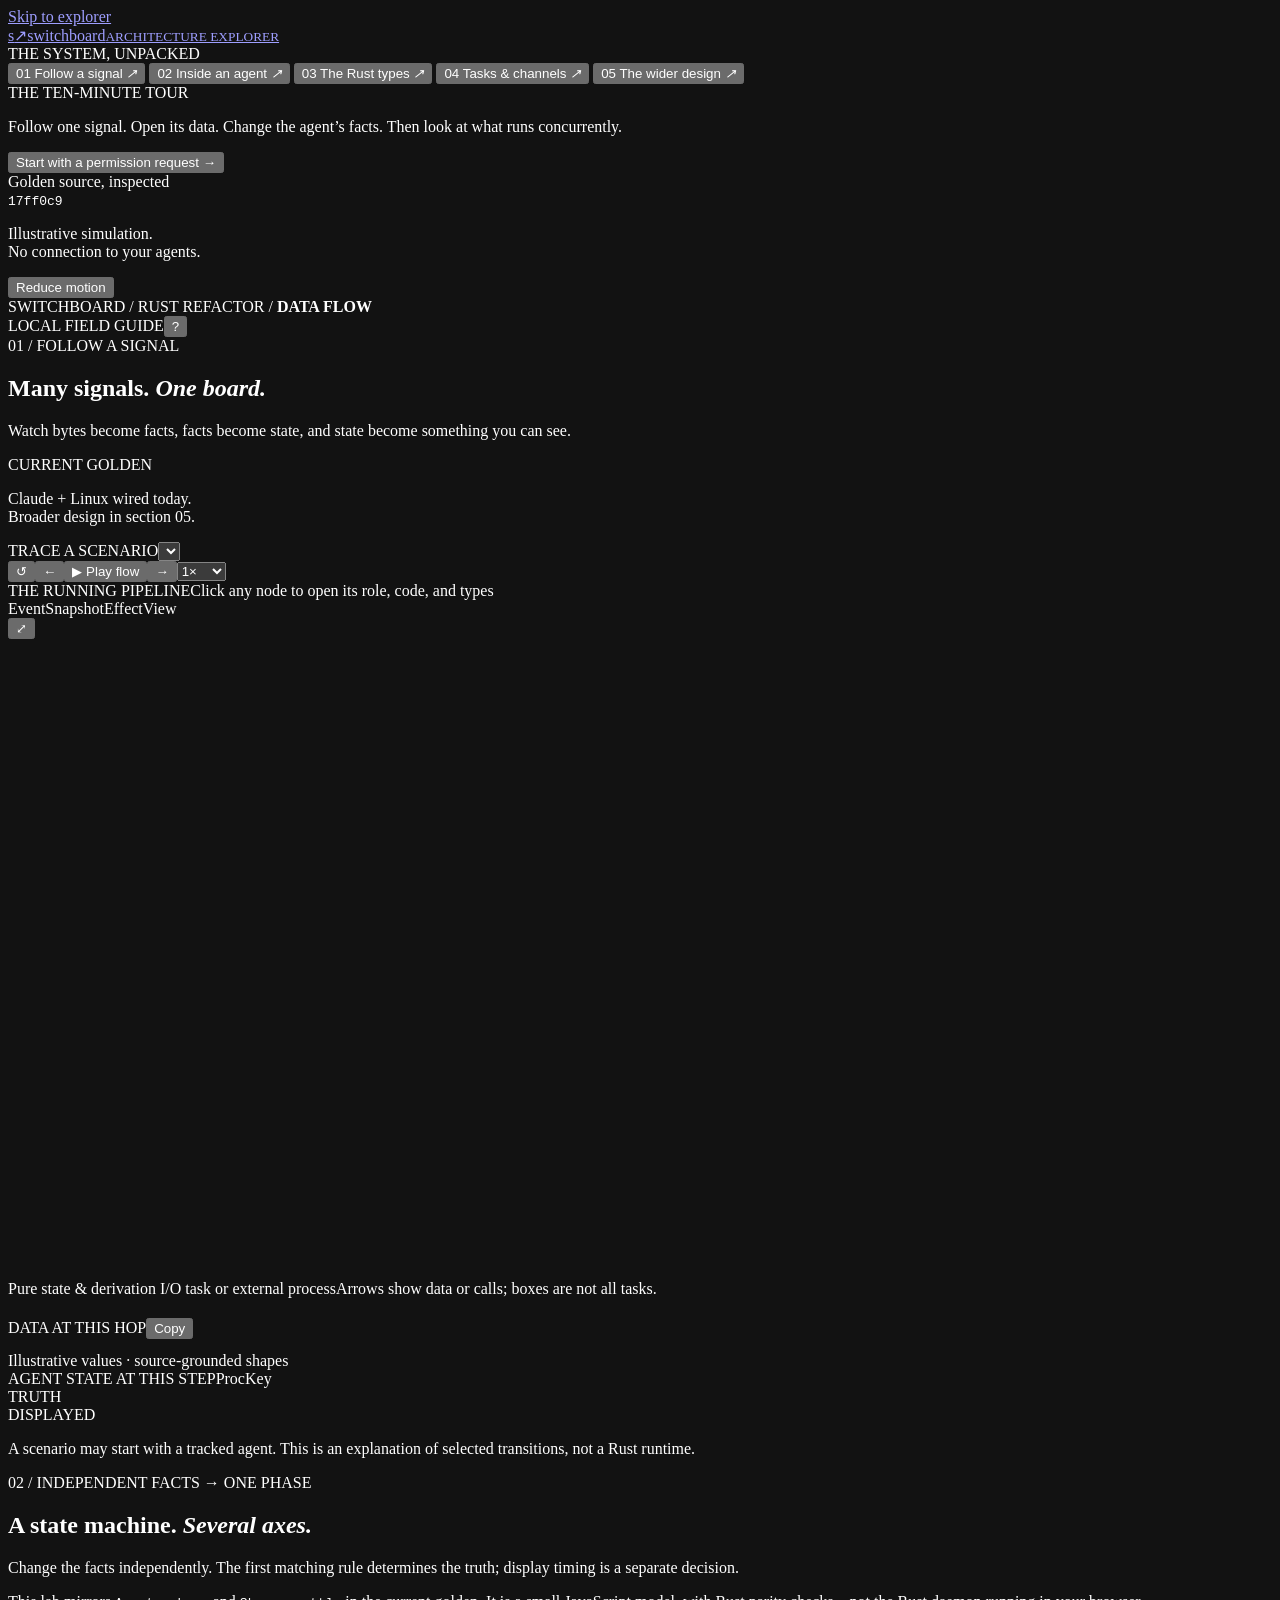
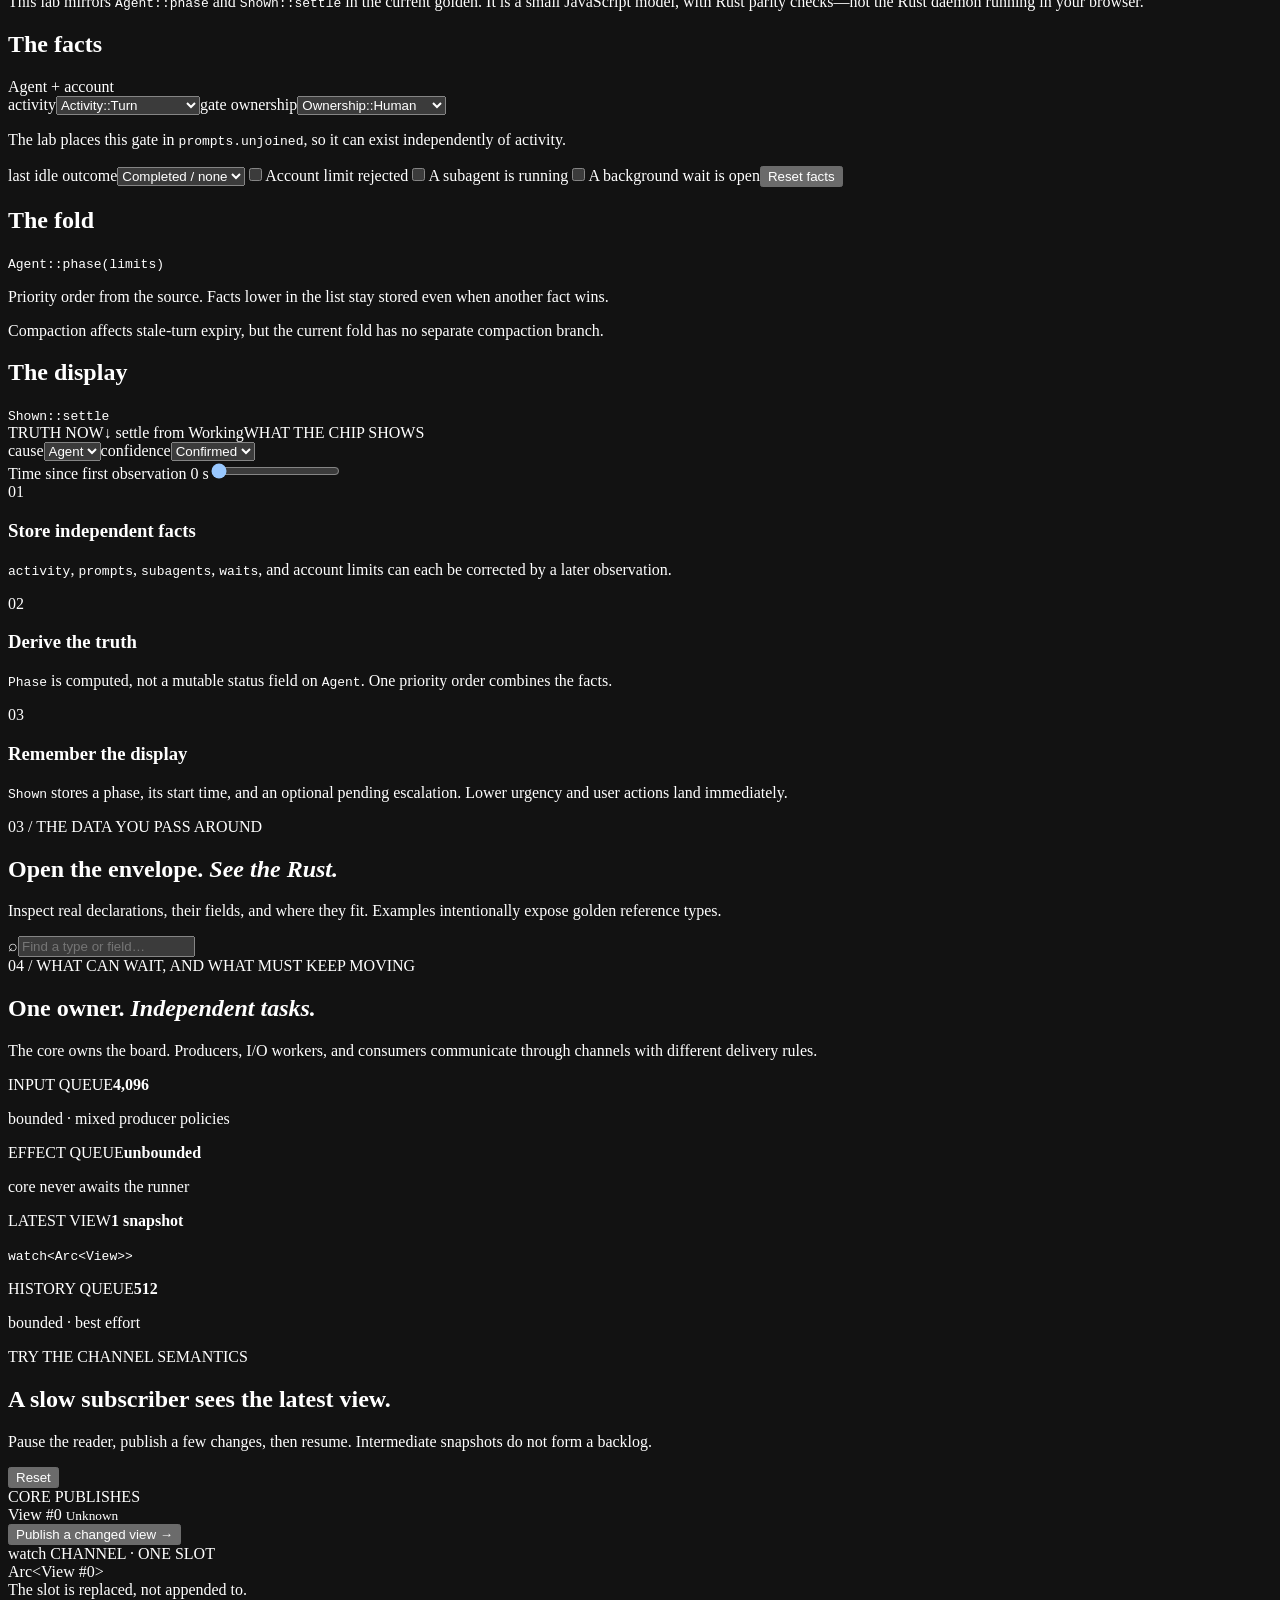
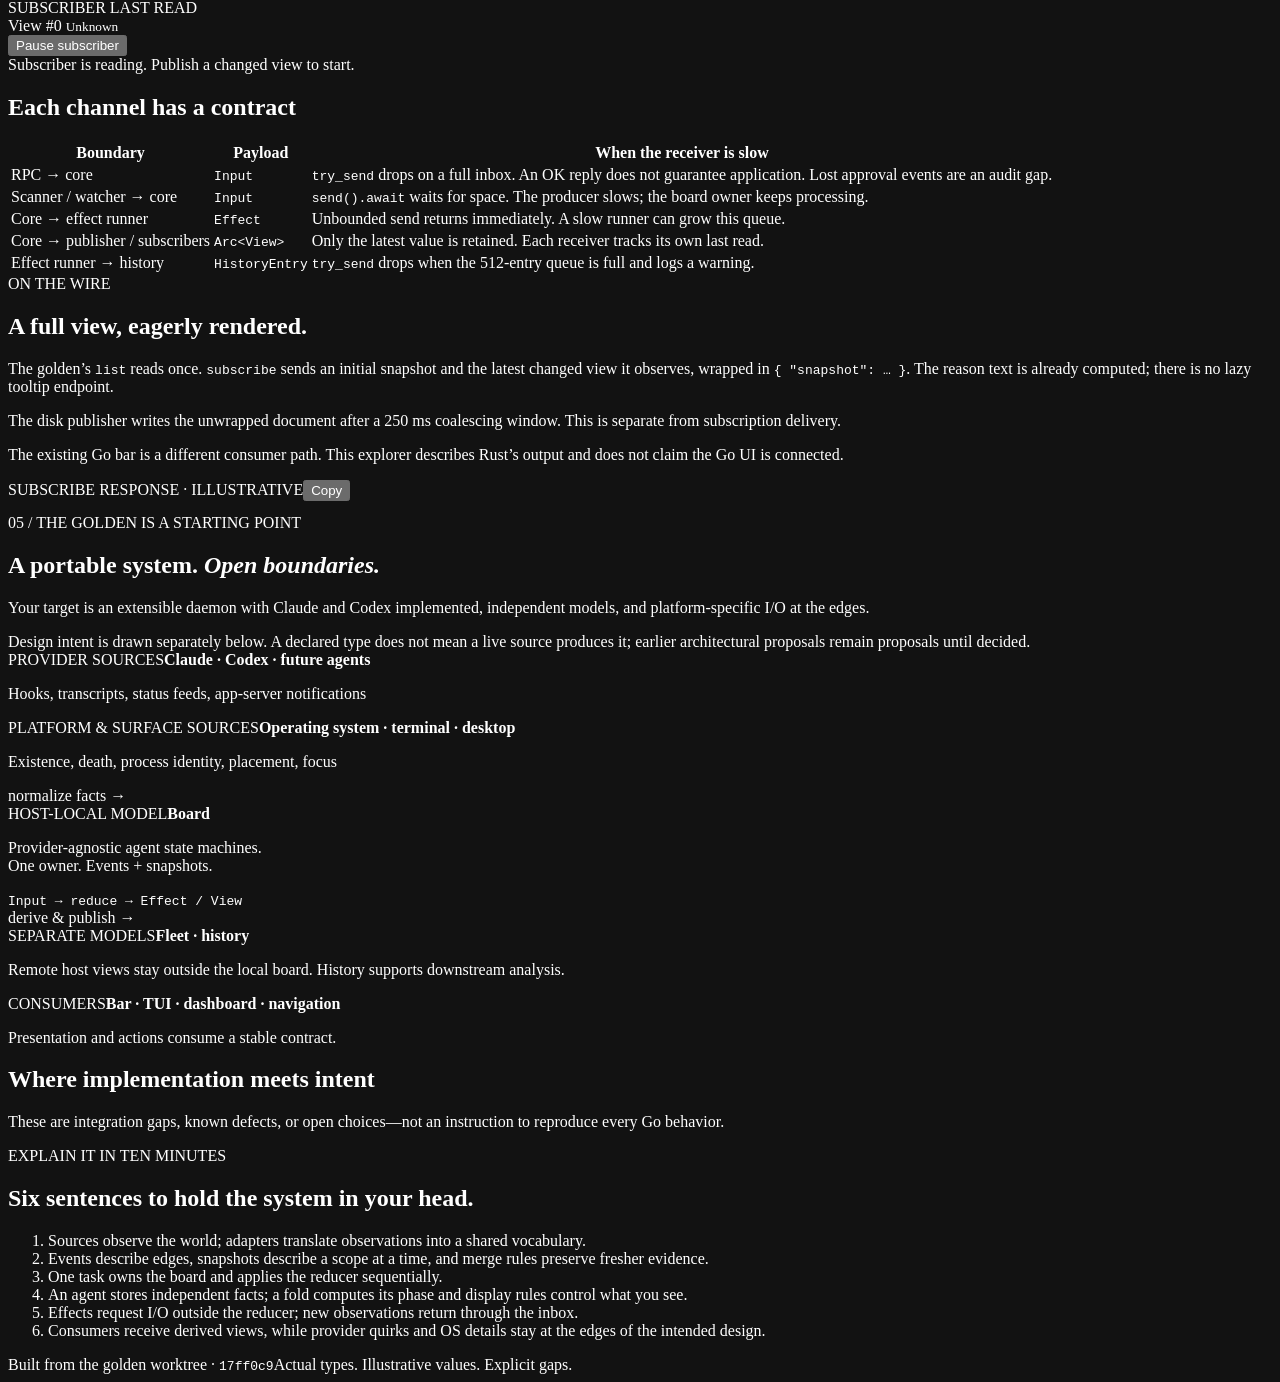
<file: docs/architecture-explorer/shell.html>
<!doctype html>
<html lang="en">
<head>
  <meta charset="utf-8">
  <meta name="viewport" content="width=device-width,initial-scale=1">
  <meta name="color-scheme" content="dark">
  <meta name="description" content="An interactive, source-grounded field guide to Switchboard's Rust architecture.">
  <title>Switchboard · Architecture Explorer</title>
  <style>/* APP_CSS */</style>
</head>
<body>
  <a class="skip" href="#main">Skip to explorer</a>
  <aside class="rail">
    <a class="brand" href="#flow"><span class="brand-icon" aria-hidden="true">s<span>↗</span></span><span>switchboard<small>ARCHITECTURE EXPLORER</small></span></a>
    <div class="rail-section">THE SYSTEM, UNPACKED</div>
    <nav aria-label="Architecture sections">
      <button data-tab="flow" class="nav-button active"><span>01</span> Follow a signal <i>↗</i></button>
      <button data-tab="state" class="nav-button"><span>02</span> Inside an agent <i>↗</i></button>
      <button data-tab="types" class="nav-button"><span>03</span> The Rust types <i>↗</i></button>
      <button data-tab="runtime" class="nav-button"><span>04</span> Tasks & channels <i>↗</i></button>
      <button data-tab="evolution" class="nav-button"><span>05</span> The wider design <i>↗</i></button>
    </nav>
    <div class="rail-note"><span class="tiny-label">THE TEN-MINUTE TOUR</span><p>Follow one signal. Open its data. Change the agent’s facts. Then look at what runs concurrently.</p><button id="start-tour" class="text-button">Start with a permission request <span>→</span></button></div>
    <div class="rail-bottom"><div><span class="status-dot"></span> Golden source, inspected</div><code>17ff0c9</code><p>Illustrative simulation.<br>No connection to your agents.</p><button id="motion-toggle" class="text-button">Reduce motion</button></div>
  </aside>
  <div class="workspace">
    <header class="topbar"><div class="breadcrumb">SWITCHBOARD <span>/</span> RUST REFACTOR <span>/</span> <b id="crumb">DATA FLOW</b></div><div class="topbar-right"><span class="outline-pill">LOCAL FIELD GUIDE</span><button id="help-button" class="icon-button" aria-label="How to use this explorer">?</button></div></header>
    <main id="main" tabindex="-1">
      <section id="page-flow" class="page active" aria-label="Follow a signal">
        <div class="hero"><div><div class="eyebrow">01 / FOLLOW A SIGNAL</div><h1>Many signals. <em>One board.</em></h1><p>Watch bytes become facts, facts become state, and state become something you can see.</p></div><div class="hero-aside"><span class="live-badge"><span class="status-dot"></span> CURRENT GOLDEN</span><p>Claude + Linux wired today.<br>Broader design in section 05.</p></div></div>
        <div class="scenario-toolbar"><label class="scenario-select"><span class="tiny-label">TRACE A SCENARIO</span><select id="scenario-select" aria-label="Choose data flow scenario"></select></label><div class="transport"><button id="reset" class="icon-button" aria-label="Reset scenario">↺</button><button id="previous" class="icon-button" aria-label="Previous step">←</button><button id="play" class="primary-button"><span aria-hidden="true">▶</span> Play flow</button><button id="next" class="icon-button" aria-label="Next step">→</button><select id="speed" aria-label="Animation playback speed"><option value="3400">0.5×</option><option value="2100" selected>1×</option><option value="1100">2×</option></select></div></div>
        <div class="map-card"><div class="map-heading"><div><span class="tiny-label">THE RUNNING PIPELINE</span><span class="map-hint">Click any node to open its role, code, and types</span></div><div class="map-actions"><div class="legend"><span class="event">Event</span><span class="snapshot">Snapshot</span><span class="effect">Effect</span><span class="view">View</span></div><button id="map-size" class="icon-button map-size" aria-label="Expand diagram" aria-pressed="false" title="Expand diagram">⤢</button></div></div><div class="map-scroll"><svg id="system-map" viewBox="0 0 1180 595" role="group" aria-label="Interactive diagram of the golden daemon’s data flow"></svg></div><div class="map-footer"><span><span class="pure-key"></span> Pure state & derivation</span><span><span class="task-key"></span> I/O task or external process</span><span>Arrows show data or calls; boxes are not all tasks.</span></div></div>
        <div class="step-track" id="step-track" aria-label="Scenario steps"></div>
        <div class="trace-grid"><article class="trace-story"><div class="card-top"><span id="step-counter" class="tiny-label"></span><span id="scenario-status" class="badge"></span></div><h2 id="step-title"></h2><p id="step-explanation"></p><div id="step-note" class="note"></div><div id="step-effects" class="effect-chips"></div></article><article class="payload-card"><div class="card-top"><span id="payload-label" class="tiny-label">DATA AT THIS HOP</span><button class="copy-button" data-copy="payload-code">Copy</button></div><pre><code id="payload-code"></code></pre><span class="payload-caption">Illustrative values · source-grounded shapes</span></article><article class="board-card"><div class="card-top"><span class="tiny-label">AGENT STATE AT THIS STEP</span><span class="mono muted">ProcKey</span></div><div class="phase-pair"><div><span>TRUTH</span><strong id="truth-phase"></strong></div><div><span>DISPLAYED</span><strong id="shown-phase"></strong></div></div><dl id="step-state"></dl><p class="small muted">A scenario may start with a tracked agent. This is an explanation of selected transitions, not a Rust runtime.</p></article></div>
        <div class="source-strip" id="scenario-sources"></div>
      </section>
      <section id="page-state" class="page" aria-label="Inside an agent">
        <div class="hero"><div><div class="eyebrow">02 / INDEPENDENT FACTS → ONE PHASE</div><h1>A state machine. <em>Several axes.</em></h1><p>Change the facts independently. The first matching rule determines the truth; display timing is a separate decision.</p></div></div>
        <div class="notice">This lab mirrors <code>Agent::phase</code> and <code>Shown::settle</code> in the current golden. It is a small JavaScript model, with Rust parity checks—not the Rust daemon running in your browser.</div>
        <div class="state-lab"><article class="panel axis-panel"><div class="card-top"><h2>The facts</h2><span class="tiny-label">Agent + account</span></div><label>activity<select id="axis-activity"><option value="turn">Activity::Turn</option><option value="idle">Activity::Idle</option><option value="unobserved">Activity::Unobserved</option></select></label><label>gate ownership<select id="axis-gate"><option value="human">Ownership::Human</option><option value="none">No gate</option><option value="unknown">Ownership::Unknown</option><option value="machine">Ownership::Machine</option></select></label><p class="small muted">The lab places this gate in <code>prompts.unjoined</code>, so it can exist independently of activity.</p><label>last idle outcome<select id="axis-outcome"><option value="completed">Completed / none</option><option value="interrupted">Interrupted</option><option value="failed">Failed</option></select></label><label class="check-row"><input type="checkbox" id="axis-limit"><span>Account limit rejected</span></label><label class="check-row"><input type="checkbox" id="axis-children"><span>A subagent is running</span></label><label class="check-row"><input type="checkbox" id="axis-waits"><span>A background wait is open</span></label><button id="axis-reset" class="secondary-button">Reset facts</button></article><article class="panel fold-panel"><div class="card-top"><h2>The fold</h2><code>Agent::phase(limits)</code></div><p class="small muted">Priority order from the source. Facts lower in the list stay stored even when another fact wins.</p><ol id="fold-rules" class="fold-rules"></ol><div class="note">Compaction affects stale-turn expiry, but the current fold has no separate compaction branch.</div></article><article class="panel display-panel"><div class="card-top"><h2>The display</h2><code>Shown::settle</code></div><div class="lab-phase"><span class="tiny-label">TRUTH NOW</span><strong id="lab-truth"></strong><span class="flow-down">↓ settle from Working</span><span class="tiny-label">WHAT THE CHIP SHOWS</span><strong id="lab-shown"></strong></div><div class="two-controls"><label>cause<select id="lab-cause"><option>Agent</option><option>User</option></select></label><label>confidence<select id="lab-confidence"><option>Confirmed</option><option>Inferred</option><option>Snapshot</option></select></label></div><label class="range-label">Time since first observation <output id="lab-time-label">0 s</output><input id="lab-time" type="range" min="0" max="12" step="0.5" value="0"></label><div id="lab-explanation" class="note"></div><div id="lab-warning" class="note warning" hidden></div></article></div>
        <div class="three-up principles"><article class="panel"><span class="number">01</span><h3>Store independent facts</h3><p><code>activity</code>, <code>prompts</code>, <code>subagents</code>, <code>waits</code>, and account limits can each be corrected by a later observation.</p></article><article class="panel"><span class="number">02</span><h3>Derive the truth</h3><p><code>Phase</code> is computed, not a mutable status field on <code>Agent</code>. One priority order combines the facts.</p></article><article class="panel"><span class="number">03</span><h3>Remember the display</h3><p><code>Shown</code> stores a phase, its start time, and an optional pending escalation. Lower urgency and user actions land immediately.</p></article></div>
      </section>
      <section id="page-types" class="page" aria-label="Rust type atlas">
        <div class="hero"><div><div class="eyebrow">03 / THE DATA YOU PASS AROUND</div><h1>Open the envelope. <em>See the Rust.</em></h1><p>Inspect real declarations, their fields, and where they fit. Examples intentionally expose golden reference types.</p></div></div>
        <div class="type-layout"><aside class="panel type-sidebar"><label class="search"><span aria-hidden="true">⌕</span><input id="type-search" type="search" placeholder="Find a type or field…" aria-label="Search types"></label><div id="type-list"></div></aside><article id="type-detail" class="panel type-detail"></article></div>
      </section>
      <section id="page-runtime" class="page" aria-label="Tasks and channels">
        <div class="hero"><div><div class="eyebrow">04 / WHAT CAN WAIT, AND WHAT MUST KEEP MOVING</div><h1>One owner. <em>Independent tasks.</em></h1><p>The core owns the board. Producers, I/O workers, and consumers communicate through channels with different delivery rules.</p></div></div>
        <div class="runtime-summary"><article><span class="tiny-label">INPUT QUEUE</span><strong>4,096</strong><p>bounded · mixed producer policies</p></article><article><span class="tiny-label">EFFECT QUEUE</span><strong>unbounded</strong><p>core never awaits the runner</p></article><article><span class="tiny-label">LATEST VIEW</span><strong>1 snapshot</strong><p><code>watch&lt;Arc&lt;View&gt;&gt;</code></p></article><article><span class="tiny-label">HISTORY QUEUE</span><strong>512</strong><p>bounded · best effort</p></article></div>
        <div class="watch-lab panel"><div class="card-top"><div><span class="eyebrow">TRY THE CHANNEL SEMANTICS</span><h2>A slow subscriber sees the latest view.</h2><p class="muted">Pause the reader, publish a few changes, then resume. Intermediate snapshots do not form a backlog.</p></div><button id="watch-reset" class="secondary-button">Reset</button></div><div class="watch-demo"><div><span class="tiny-label">CORE PUBLISHES</span><div class="view-tile" id="watch-producer">View #0 <small>Unknown</small></div><button id="watch-publish" class="primary-button">Publish a changed view →</button></div><div class="watch-slot"><span class="tiny-label">watch CHANNEL · ONE SLOT</span><div id="watch-current" class="view-tile">Arc&lt;View #0&gt;</div><span class="small muted">The slot is replaced, not appended to.</span></div><div><span class="tiny-label">SUBSCRIBER LAST READ</span><div class="view-tile" id="watch-consumer">View #0 <small>Unknown</small></div><button id="watch-pause" class="secondary-button">Pause subscriber</button></div></div><div id="watch-log" class="watch-log" role="status">Subscriber is reading. Publish a changed view to start.</div></div>
        <div class="panel table-panel"><h2>Each channel has a contract</h2><div class="table-scroll"><table><thead><tr><th>Boundary</th><th>Payload</th><th>When the receiver is slow</th></tr></thead><tbody><tr><td>RPC → core</td><td><code>Input</code></td><td><code>try_send</code> drops on a full inbox. An OK reply does not guarantee application. Lost approval events are an audit gap.</td></tr><tr><td>Scanner / watcher → core</td><td><code>Input</code></td><td><code>send().await</code> waits for space. The producer slows; the board owner keeps processing.</td></tr><tr><td>Core → effect runner</td><td><code>Effect</code></td><td>Unbounded send returns immediately. A slow runner can grow this queue.</td></tr><tr><td>Core → publisher / subscribers</td><td><code>Arc&lt;View&gt;</code></td><td>Only the latest value is retained. Each receiver tracks its own last read.</td></tr><tr><td>Effect runner → history</td><td><code>HistoryEntry</code></td><td><code>try_send</code> drops when the 512-entry queue is full and logs a warning.</td></tr></tbody></table></div></div>
        <div id="runtime-boundaries" class="two-up"></div>
        <div class="panel output-panel"><div><span class="eyebrow">ON THE WIRE</span><h2>A full view, eagerly rendered.</h2><p>The golden’s <code>list</code> reads once. <code>subscribe</code> sends an initial snapshot and the latest changed view it observes, wrapped in <code>{ "snapshot": … }</code>. The reason text is already computed; there is no lazy tooltip endpoint.</p><p>The disk publisher writes the unwrapped document after a 250 ms coalescing window. This is separate from subscription delivery.</p><p class="small muted">The existing Go bar is a different consumer path. This explorer describes Rust’s output and does not claim the Go UI is connected.</p></div><div class="payload-card"><div class="card-top"><span class="tiny-label">SUBSCRIBE RESPONSE · ILLUSTRATIVE</span><button class="copy-button" data-copy="output-json">Copy</button></div><pre><code id="output-json"></code></pre></div></div>
      </section>
      <section id="page-evolution" class="page" aria-label="The wider design">
        <div class="hero"><div><div class="eyebrow">05 / THE GOLDEN IS A STARTING POINT</div><h1>A portable system. <em>Open boundaries.</em></h1><p>Your target is an extensible daemon with Claude and Codex implemented, independent models, and platform-specific I/O at the edges.</p></div></div>
        <div class="notice">Design intent is drawn separately below. A declared type does not mean a live source produces it; earlier architectural proposals remain proposals until decided.</div>
        <div class="extension-map panel"><div class="extension-sources"><article><span class="tiny-label">PROVIDER SOURCES</span><strong>Claude · Codex · future agents</strong><p>Hooks, transcripts, status feeds, app-server notifications</p></article><article><span class="tiny-label">PLATFORM & SURFACE SOURCES</span><strong>Operating system · terminal · desktop</strong><p>Existence, death, process identity, placement, focus</p></article></div><div class="extension-arrow">normalize facts <span>→</span></div><article class="extension-core"><span class="tiny-label">HOST-LOCAL MODEL</span><strong>Board</strong><p>Provider-agnostic agent state machines.<br>One owner. Events + snapshots.</p><code>Input → reduce → Effect / View</code></article><div class="extension-arrow">derive & publish <span>→</span></div><div class="extension-sources"><article><span class="tiny-label">SEPARATE MODELS</span><strong>Fleet · history</strong><p>Remote host views stay outside the local board. History supports downstream analysis.</p></article><article><span class="tiny-label">CONSUMERS</span><strong>Bar · TUI · dashboard · navigation</strong><p>Presentation and actions consume a stable contract.</p></article></div></div>
        <div class="section-intro"><h2>Where implementation meets intent</h2><p>These are integration gaps, known defects, or open choices—not an instruction to reproduce every Go behavior.</p></div><div id="gap-grid" class="two-up"></div>
        <div class="panel interview"><span class="eyebrow">EXPLAIN IT IN TEN MINUTES</span><h2>Six sentences to hold the system in your head.</h2><ol><li>Sources observe the world; adapters translate observations into a shared vocabulary.</li><li>Events describe edges, snapshots describe a scope at a time, and merge rules preserve fresher evidence.</li><li>One task owns the board and applies the reducer sequentially.</li><li>An agent stores independent facts; a fold computes its phase and display rules control what you see.</li><li>Effects request I/O outside the reducer; new observations return through the inbox.</li><li>Consumers receive derived views, while provider quirks and OS details stay at the edges of the intended design.</li></ol></div>
      </section>
      <footer class="page-footer"><span>Built from the golden worktree · <code>17ff0c9</code></span><span>Actual types. Illustrative values. Explicit gaps.</span></footer>
    </main>
  </div>
  <dialog id="inspector" class="inspector"><div class="inspector-top"><span class="tiny-label">SOURCE INSPECTOR</span><button id="close-inspector" class="icon-button" aria-label="Close inspector">×</button></div><div id="inspector-content"></div></dialog>
  <div id="toast" class="toast" role="status"></div>
  <script>/* SYSTEM_JS */</script>
  <script>/* TYPES_JS */</script>
  <script>/* SCENARIOS_JS */</script>
  <script>/* APP_JS */</script>
</body>
</html>
</file>
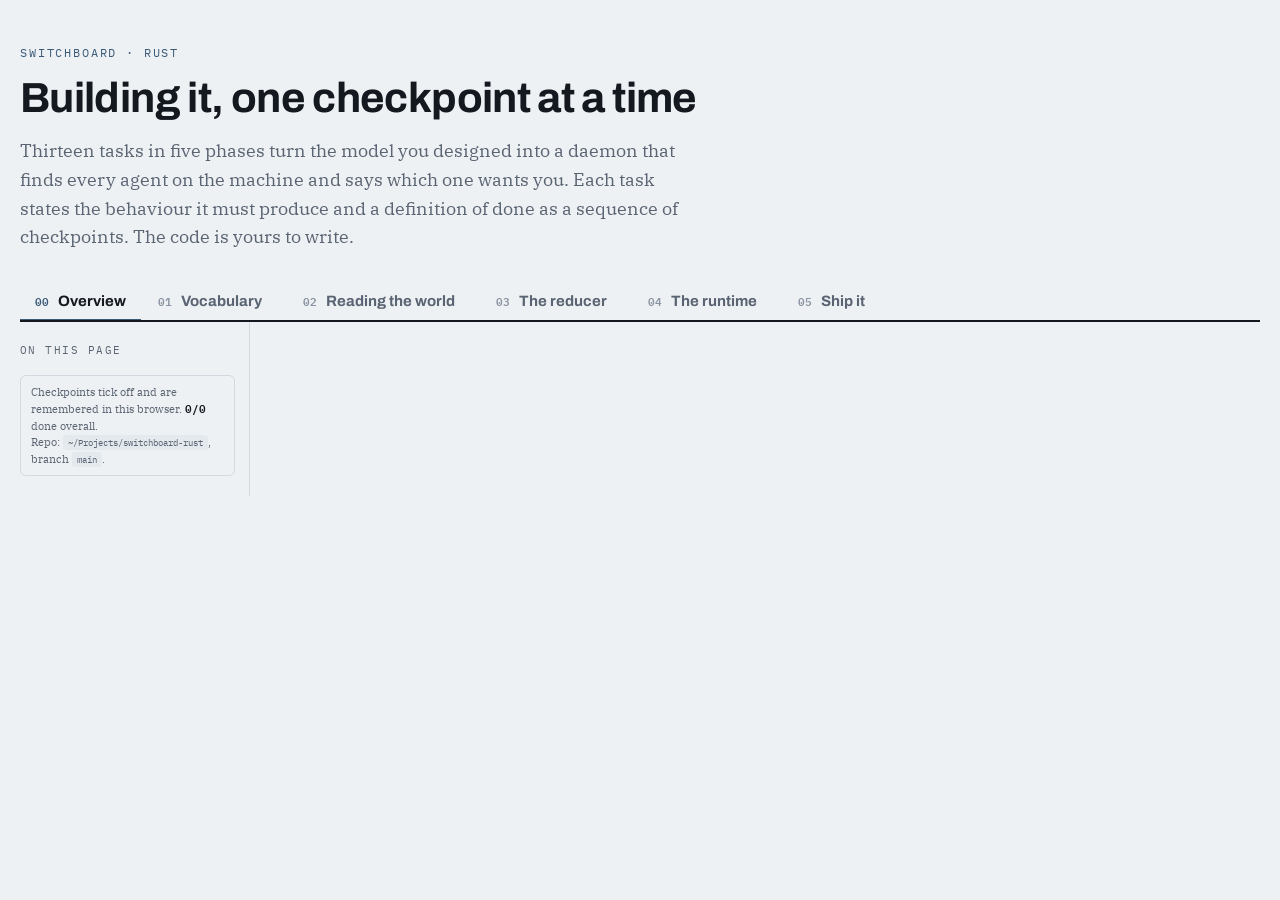
<file: exercises/guide/1-head.html>
<!DOCTYPE html>
<html lang="en">
<head>
<meta charset="UTF-8">
<meta name="viewport" content="width=device-width, initial-scale=1.0">
<meta name="description" content="The Rust rewrite of switchboard as a course: thirteen ordered tasks in five phases, each with the behaviour it must produce and a checkpointed definition of done that structures the work without giving away the code.">
<title>Building Switchboard in Rust</title>
<link rel="stylesheet" href="https://fonts.googleapis.com/css2?family=Archivo:wght@500;700&family=IBM+Plex+Mono:wght@400;600&family=IBM+Plex+Serif:ital,wght@0,400;0,600;1,400&display=swap">
<style>
:root{
  --ground:#EEF1F4; --surface:#FFFFFF; --sunk:#E4E9EE;
  --ink:#14181F; --muted:#5A6472; --faint:#8892A0;
  --rule:#D3D9E0; --rule-soft:#E3E8ED;
  --accent:#3A5A78; --accent-soft:#DCE6EE;
  --calm:#2F7D4F; --notice:#C4761A; --alert:#B33A34; --grey:#8892A0;
  --code-bg:#171C24; --code-ink:#D5DCE5; --code-dim:#72808F; --code-key:#9FC1DA;
  --code-ty:#C9B68C; --code-mark:#31465B; --code-mark-ink:#FFFFFF;
  --display:Archivo,"Helvetica Neue",Arial,sans-serif;
  --body:"IBM Plex Serif",Georgia,serif;
  --mono:"IBM Plex Mono",ui-monospace,SFMono-Regular,Menlo,monospace;
}
@media (prefers-color-scheme:dark){
  :root:not([data-theme="light"]){
    --ground:#0E1116; --surface:#161B22; --sunk:#1C222B;
    --ink:#E4E8EE; --muted:#97A1AF; --faint:#6C7787;
    --rule:#293141; --rule-soft:#20262F;
    --accent:#8FB4D0; --accent-soft:#1B2836;
    --calm:#5FAE7B; --notice:#DDA04A; --alert:#E0706A; --grey:#7D8794;
    --code-bg:#090C11; --code-ink:#CED6E0; --code-dim:#67727F; --code-mark:#2C465C;
  }
}
:root[data-theme="dark"]{
  --ground:#0E1116; --surface:#161B22; --sunk:#1C222B;
  --ink:#E4E8EE; --muted:#97A1AF; --faint:#6C7787;
  --rule:#293141; --rule-soft:#20262F;
  --accent:#8FB4D0; --accent-soft:#1B2836;
  --calm:#5FAE7B; --notice:#DDA04A; --alert:#E0706A; --grey:#7D8794;
  --code-bg:#090C11; --code-ink:#CED6E0; --code-dim:#67727F; --code-mark:#2C465C;
}
*{box-sizing:border-box}
body{margin:0;background:var(--ground);color:var(--ink);font-family:var(--body);
     font-size:16.5px;line-height:1.6;padding-inline:20px;padding-block:0 90px;
     -webkit-font-smoothing:antialiased}
.wrap{max-width:1280px;margin:0 auto}
h1,h2,h3,h4{font-family:var(--display);text-wrap:balance;margin:0;letter-spacing:-.015em}
h1{font-size:clamp(30px,5vw,42px);font-weight:700;line-height:1.06}
h2{font-size:23px;font-weight:700;margin-top:44px}
h3{font-size:16px;font-weight:700;margin-top:30px;color:var(--accent)}
h4{font-size:12px;font-family:var(--mono);font-weight:600;letter-spacing:.12em;text-transform:uppercase;
   color:var(--muted);margin-top:24px}
p{margin:0}
p+p{margin-top:11px}
h2+p,h3+p,h4+p{margin-top:9px}
code{font-family:var(--mono);font-size:.85em;background:var(--sunk);padding:1px 5px;border-radius:3px}
a{color:var(--accent);text-decoration:none;border-bottom:1px solid var(--rule)}
a:hover,a:focus-visible{border-bottom-color:currentColor;outline:none}
.lede{color:var(--muted);font-size:18px;max-width:62ch;margin-top:16px}
.prose{max-width:66ch}
ul.prose,ol.prose{padding-left:20px;margin:9px 0 0}
ul.prose li,ol.prose li{margin-bottom:5px}

header.top{padding-block:44px 22px}
.eyebrow{font-family:var(--mono);font-size:11.5px;letter-spacing:.16em;text-transform:uppercase;
         color:var(--accent);margin-bottom:14px}

.tabs{position:sticky;top:0;z-index:20;background:var(--ground);border-bottom:2px solid var(--ink);
  display:flex;gap:2px;padding-top:6px;overflow-x:auto}
.tabs button{appearance:none;background:none;border:0;border-bottom:3px solid transparent;
  font-family:var(--display);font-size:15px;font-weight:700;color:var(--muted);
  padding:11px 15px 9px;cursor:pointer;display:flex;align-items:baseline;gap:9px;
  margin-bottom:-2px;border-radius:5px 5px 0 0;white-space:nowrap}
.tabs button .n{font-family:var(--mono);font-size:11px;font-weight:600;color:var(--faint)}
.tabs button .tp{font-family:var(--mono);font-size:10.5px;font-weight:400;color:var(--faint)}
.tabs button .tp.full{color:var(--calm)}
.tabs button:hover{color:var(--ink);background:var(--sunk)}
.tabs button[aria-selected="true"]{color:var(--ink);border-bottom-color:var(--accent)}
.tabs button[aria-selected="true"] .n{color:var(--accent)}
.tabs button:focus-visible{outline:2px solid var(--accent);outline-offset:-3px}

.cols{display:flex;align-items:flex-start;gap:32px}
main{flex:1;min-width:0;padding:0 0 20px}
nav.rail{position:sticky;top:60px;flex-shrink:0;width:230px;max-height:calc(100vh - 76px);
  overflow-y:auto;padding:20px 14px 20px 0;border-right:1px solid var(--rule);order:-1}
nav.rail .railtitle{font-family:var(--mono);font-size:10.5px;letter-spacing:.14em;text-transform:uppercase;
  color:var(--muted);margin-bottom:10px}
nav.rail a{display:block;padding:4px 9px;border-radius:5px;border-bottom:0;line-height:1.32;
  color:var(--muted);font-size:13px}
nav.rail a.lvl3{padding-left:19px;font-size:12px;font-family:var(--mono);color:var(--faint)}
nav.rail a:hover{background:var(--sunk);color:var(--ink)}
nav.rail a.here{color:var(--accent);background:var(--accent-soft)}
nav.rail .railnote{margin-top:16px;padding:8px 10px;border:1px solid var(--rule);border-radius:6px;
  color:var(--muted);font-size:11px;line-height:1.5}
nav.rail .railnote b{font-family:var(--mono);font-weight:600;color:var(--ink)}
main h2,main h3,main [id]{scroll-margin-top:74px}
@media (max-width:1000px){ .cols{display:block} nav.rail{display:none} }
.panel{padding-top:8px}
.panel[hidden]{display:none}
.panel>p:first-of-type{margin-top:20px}

figure{margin:18px 0 0}
figcaption{font-family:var(--mono);font-size:11.5px;color:var(--faint);margin-bottom:7px;
  display:flex;justify-content:space-between;gap:14px;flex-wrap:wrap}
pre{margin:0;background:var(--code-bg);color:var(--code-ink);border-radius:7px;
    padding:15px 17px;overflow-x:auto;font-family:var(--mono);font-size:12.5px;line-height:1.6;tab-size:4}
pre code{background:none;padding:0;font-size:inherit}
pre .c{color:var(--code-dim)}
pre .k{color:var(--code-key)}
pre .t{color:var(--code-ty)}
pre b{color:#fff;font-weight:600}

.tbl{overflow-x:auto;margin-top:14px}
table{border-collapse:collapse;width:100%;font-size:14px;min-width:600px}
th,td{text-align:left;padding:7px 11px;border-bottom:1px solid var(--rule-soft);vertical-align:top}
th{font-family:var(--mono);font-size:10.5px;letter-spacing:.08em;text-transform:uppercase;
   color:var(--muted);font-weight:600;background:var(--sunk)}
td.m{font-family:var(--mono);font-size:12px}
tr.grp td{background:var(--sunk);font-family:var(--mono);font-size:10.5px;letter-spacing:.09em;
  text-transform:uppercase;color:var(--accent);padding:5px 11px}

.ladder{margin-top:18px;border:1px solid var(--rule);border-radius:7px;background:var(--surface);overflow:hidden}
.rung{display:grid;grid-template-columns:14px 78px minmax(0,1fr);gap:13px;align-items:center;
      padding:10px 15px;border-bottom:1px solid var(--rule-soft)}
.rung:last-child{border-bottom:0}
.lamp{width:11px;height:11px;border-radius:50%}
.rung b{font-family:var(--mono);font-size:11px;letter-spacing:.08em;text-transform:uppercase;font-weight:600}
.rung span{font-size:14px;color:var(--muted)}
.rung .ph{font-family:var(--mono);font-size:12.5px;color:var(--ink)}
.r-calm .lamp{background:var(--calm)} .r-calm b{color:var(--calm)}
.r-notice .lamp{background:var(--notice)} .r-notice b{color:var(--notice)}
.r-alert .lamp{background:var(--alert)} .r-alert b{color:var(--alert)}
.r-grey .lamp{background:var(--grey)} .r-grey b{color:var(--grey)}

.costgrid{margin-top:18px;display:grid;grid-template-columns:auto 1fr 1fr;gap:1px;
        background:var(--rule);border:1px solid var(--rule);border-radius:7px;overflow:hidden}
.costgrid>div{background:var(--surface);padding:12px 14px}
.costgrid .hd,.costgrid .rh{font-family:var(--mono);font-size:10.5px;letter-spacing:.08em;
  text-transform:uppercase;color:var(--muted);background:var(--sunk)}
.costgrid .rh{display:flex;align-items:center}
.costgrid .cell{font-size:14px}
.costgrid .cell em{font-style:normal;color:var(--calm);font-weight:600}
.costgrid .wait{background:var(--accent-soft)}
.costgrid .wait em{color:var(--accent)}
.costgrid .cell small{display:block;margin-top:3px;color:var(--muted);font-size:12.5px;line-height:1.45}
@media (max-width:560px){.costgrid{grid-template-columns:1fr}.costgrid .hd:first-child{display:none}}

.note{margin-top:16px;padding:10px 14px;border-left:3px solid var(--accent);background:var(--surface);
      border-radius:0 5px 5px 0;font-size:14.5px;max-width:68ch}
.note.trap{border-left-color:var(--notice)}
.note ul{margin:6px 0 0;padding-left:18px}
.note li{margin-bottom:4px}

.flow{margin-top:20px;display:grid;grid-template-columns:repeat(auto-fit,minmax(170px,1fr));
      gap:10px;font-size:13.5px}
.flow .box{background:var(--surface);border:1px solid var(--rule);border-radius:7px;padding:11px 13px}
.flow .box b{display:block;font-family:var(--mono);font-size:10.5px;letter-spacing:.08em;
  text-transform:uppercase;color:var(--accent);margin-bottom:5px}
.flow .box span{color:var(--muted);font-size:12.5px;line-height:1.45;display:block}

footer{margin-top:56px;padding-top:18px;border-top:1px solid var(--rule);
       font-size:14px;color:var(--muted);max-width:68ch}

.tier-head{margin-top:46px;padding-top:13px;border-top:3px solid var(--ink);display:flex;
  align-items:baseline;gap:16px;flex-wrap:wrap}
.tier-head .k{font-family:var(--mono);font-size:11px;letter-spacing:.1em;text-transform:uppercase;color:var(--accent)}
.tier-head h2{margin-top:0}
.tier-head p{color:var(--muted);flex-basis:100%;margin-top:6px;font-size:15px;max-width:70ch}
section.sig{margin-top:30px;padding-top:18px;border-top:1px solid var(--rule)}
section.sig>header{display:flex;gap:11px;align-items:center;flex-wrap:wrap}
section.sig h3{margin-top:0;color:var(--ink);font-size:19px}
.pill{font-family:var(--mono);font-size:11px;letter-spacing:.04em;padding:3px 8px;border-radius:3px;
  background:var(--accent-soft);color:var(--accent)}
.pill.out{background:transparent;border:1px solid var(--rule);color:var(--muted)}
.pill.tdd{background:transparent;border:1px solid var(--notice);color:var(--notice)}
.pill.prog{margin-left:auto;background:var(--sunk);color:var(--muted)}
.pill.prog.full{background:transparent;border:1px solid var(--calm);color:var(--calm)}
dl.meta{display:grid;grid-template-columns:repeat(auto-fit,minmax(210px,1fr));gap:9px 22px;
  margin:13px 0 0;padding:11px 0;border-top:1px dashed var(--rule);border-bottom:1px dashed var(--rule);font-size:14px}
dl.meta div{min-width:0}
dl.meta dt{font-family:var(--mono);font-size:10.5px;letter-spacing:.07em;text-transform:uppercase;color:var(--muted)}
dl.meta dd{margin:2px 0 0;overflow-wrap:anywhere}
table.spec td:first-child{font-family:var(--mono);font-size:12px;min-width:170px}
table.spec td.out{font-family:var(--mono);font-size:12px}
.tag{font-family:var(--mono);font-size:10.5px;letter-spacing:.06em;text-transform:uppercase;padding:2px 6px;
  border-radius:3px;white-space:nowrap;display:inline-block}
.tag.user{background:var(--accent-soft);color:var(--accent)}
.tag.agent{border:1px solid var(--rule);color:var(--muted)}
.tag.err{border:1px solid var(--alert);color:var(--alert)}
.tag.none{border:1px dashed var(--rule);color:var(--faint)}

/* definition of done: checkpoints */
ol.dod{list-style:none;margin:12px 0 0;padding:0;counter-reset:cp;max-width:78ch}
ol.dod>li{counter-increment:cp;position:relative;padding:11px 12px 11px 44px;margin-top:8px;
  background:var(--surface);border:1px solid var(--rule);border-radius:8px;
  transition:border-color .15s,background-color .15s}
ol.dod>li.gate{border-style:dashed}
ol.dod>li.done{border-color:color-mix(in srgb,var(--calm) 60%,var(--rule));
  background:color-mix(in srgb,var(--calm) 7%,var(--surface))}
ol.dod label{display:block;min-height:26px;padding-top:2px;cursor:pointer;font-size:14.5px;line-height:1.5;
  -webkit-user-select:none;user-select:none}
ol.dod label b{font-family:var(--display);font-weight:700;margin-right:3px}
ol.dod>li.done label{color:var(--muted)}
ol.dod>li.done label b{color:var(--calm)}
/* the native box is kept for keyboard and screen readers, drawn by .tick:
   an Obsidian-style task box, small, rounded, hollow until checked */
ol.dod input{position:absolute;left:14px;top:14px;width:20px;height:20px;margin:0;opacity:0;cursor:pointer}
ol.dod .tick{position:absolute;left:15px;top:15px;width:18px;height:18px;border-radius:4px;
  border:1.5px solid var(--faint);background:transparent;display:grid;place-items:center;
  pointer-events:none;transition:background-color .12s,border-color .12s,transform .1s}
ol.dod>li:hover .tick{border-color:var(--accent)}
ol.dod input:focus-visible+.tick{outline:2px solid var(--accent);outline-offset:2px}
ol.dod input:active+.tick{transform:scale(.9)}
ol.dod input:checked+.tick{background:var(--calm);border-color:var(--calm)}
ol.dod input:checked+.tick::before{content:"";width:4px;height:9px;margin-top:-2px;
  border:solid var(--surface);border-width:0 2px 2px 0;transform:rotate(45deg)}
ol.dod .why{display:block;margin-top:6px;font-size:13.5px;color:var(--muted)}

/* runnable commands, one click to copy */
.cmd{display:flex;align-items:stretch;margin-top:8px;background:var(--code-bg);border-radius:6px;
  border:1px solid color-mix(in srgb,var(--code-ink) 10%,transparent);overflow:hidden}
.cmd .cmdtext{flex:1;min-width:0;overflow-x:auto;white-space:nowrap;padding:7px 10px;
  font-family:var(--mono);font-size:12px;line-height:1.5;color:var(--code-ink);
  -webkit-user-select:all;user-select:all;scrollbar-width:thin}
.cmd .cmdtext::before{content:"$ ";color:var(--code-dim);-webkit-user-select:none;user-select:none}
.cmd .copy{appearance:none;border:0;border-left:1px solid color-mix(in srgb,var(--code-ink) 12%,transparent);
  background:transparent;color:var(--code-dim);font-family:var(--mono);font-size:11px;letter-spacing:.03em;
  padding:0 12px;cursor:pointer;display:flex;align-items:center;gap:6px;white-space:nowrap;flex-shrink:0}
.cmd .copy svg{width:13px;height:13px}
.cmd .copy:hover{color:var(--code-ink);background:color-mix(in srgb,var(--code-ink) 8%,transparent)}
.cmd .copy:focus-visible{outline:2px solid var(--accent);outline-offset:-2px}
.cmd .copy.ok{color:var(--calm)}
.commit{margin-top:12px;font-family:var(--mono);font-size:12px;color:var(--muted)}
.commit code{color:var(--ink)}

table.cover td,table.cover th{text-align:center}
table.cover td:first-child,table.cover th:first-child{text-align:left;white-space:nowrap}
.dot{display:inline-block;width:11px;height:11px;border-radius:50%;vertical-align:-1px}
.dot.a{background:var(--accent)}
.dot.e{background:transparent;border:2px solid var(--accent)}
.legend{display:flex;gap:20px;flex-wrap:wrap;font-size:13.5px;color:var(--muted);margin-top:9px}
.legend span{display:inline-flex;align-items:center;gap:8px}
.meter{margin-top:14px;height:8px;border-radius:4px;background:var(--sunk);overflow:hidden;max-width:520px}
.meter i{display:block;height:100%;width:0;background:var(--calm);transition:width .25s}
.resetbtn{appearance:none;background:none;border:1px solid var(--rule);border-radius:5px;color:var(--muted);
  font-family:var(--mono);font-size:11px;padding:4px 9px;cursor:pointer;margin-top:10px}
.resetbtn:hover{color:var(--ink);border-color:var(--muted)}
</style>
<style>img{max-width:100%}[hidden]{display:none!important}</style>
</head>
<body>

<div class="wrap">

<header class="top">
  <div class="eyebrow">switchboard · rust</div>
  <h1>Building it, one checkpoint at a time</h1>
  <p class="lede">Thirteen tasks in five phases turn the model you designed into a daemon that finds every agent on the machine and says which one wants you. Each task states the behaviour it must produce and a definition of done as a sequence of checkpoints. The code is yours to write.</p>
</header>

<div class="tabs" role="tablist" aria-label="Phases">
  <button role="tab" id="tab-1" aria-controls="p1" aria-selected="true"><span class="n">00</span>Overview</button>
  <button role="tab" id="tab-2" aria-controls="p2" aria-selected="false" tabindex="-1"><span class="n">01</span>Vocabulary <span class="tp" data-phase="p2"></span></button>
  <button role="tab" id="tab-3" aria-controls="p3" aria-selected="false" tabindex="-1"><span class="n">02</span>Reading the world <span class="tp" data-phase="p3"></span></button>
  <button role="tab" id="tab-4" aria-controls="p4" aria-selected="false" tabindex="-1"><span class="n">03</span>The reducer <span class="tp" data-phase="p4"></span></button>
  <button role="tab" id="tab-5" aria-controls="p5" aria-selected="false" tabindex="-1"><span class="n">04</span>The runtime <span class="tp" data-phase="p5"></span></button>
  <button role="tab" id="tab-6" aria-controls="p6" aria-selected="false" tabindex="-1"><span class="n">05</span>Ship it <span class="tp" data-phase="p6"></span></button>
</div>

<div class="cols">
<nav class="rail" aria-label="On this page">
  <div class="railtitle">On this page</div>
  <div class="railbody"></div>
  <div class="railnote">Checkpoints tick off and are remembered in this browser. <b id="rail-total">0/0</b> done overall.<br>Repo: <code>~/Projects/switchboard-rust</code>, branch <code>main</code>.</div>
</nav>

<main>
</file>
